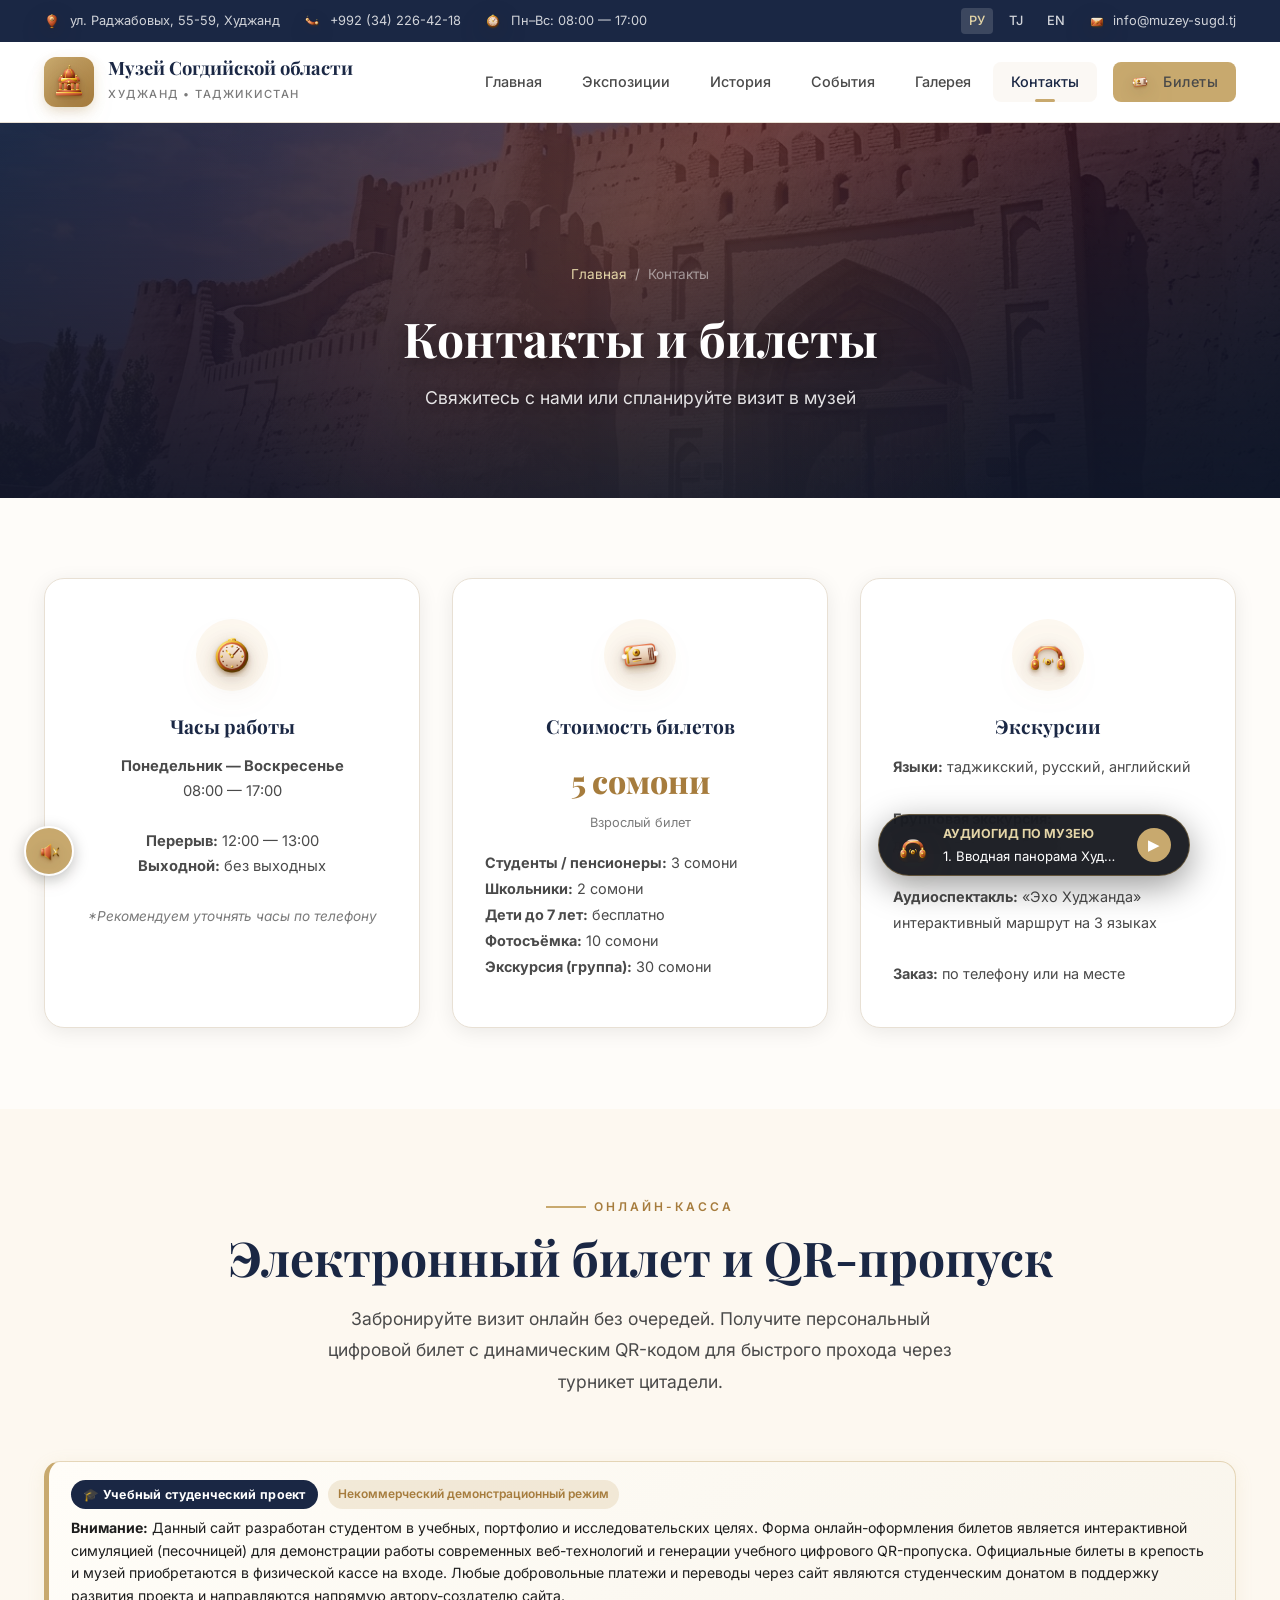
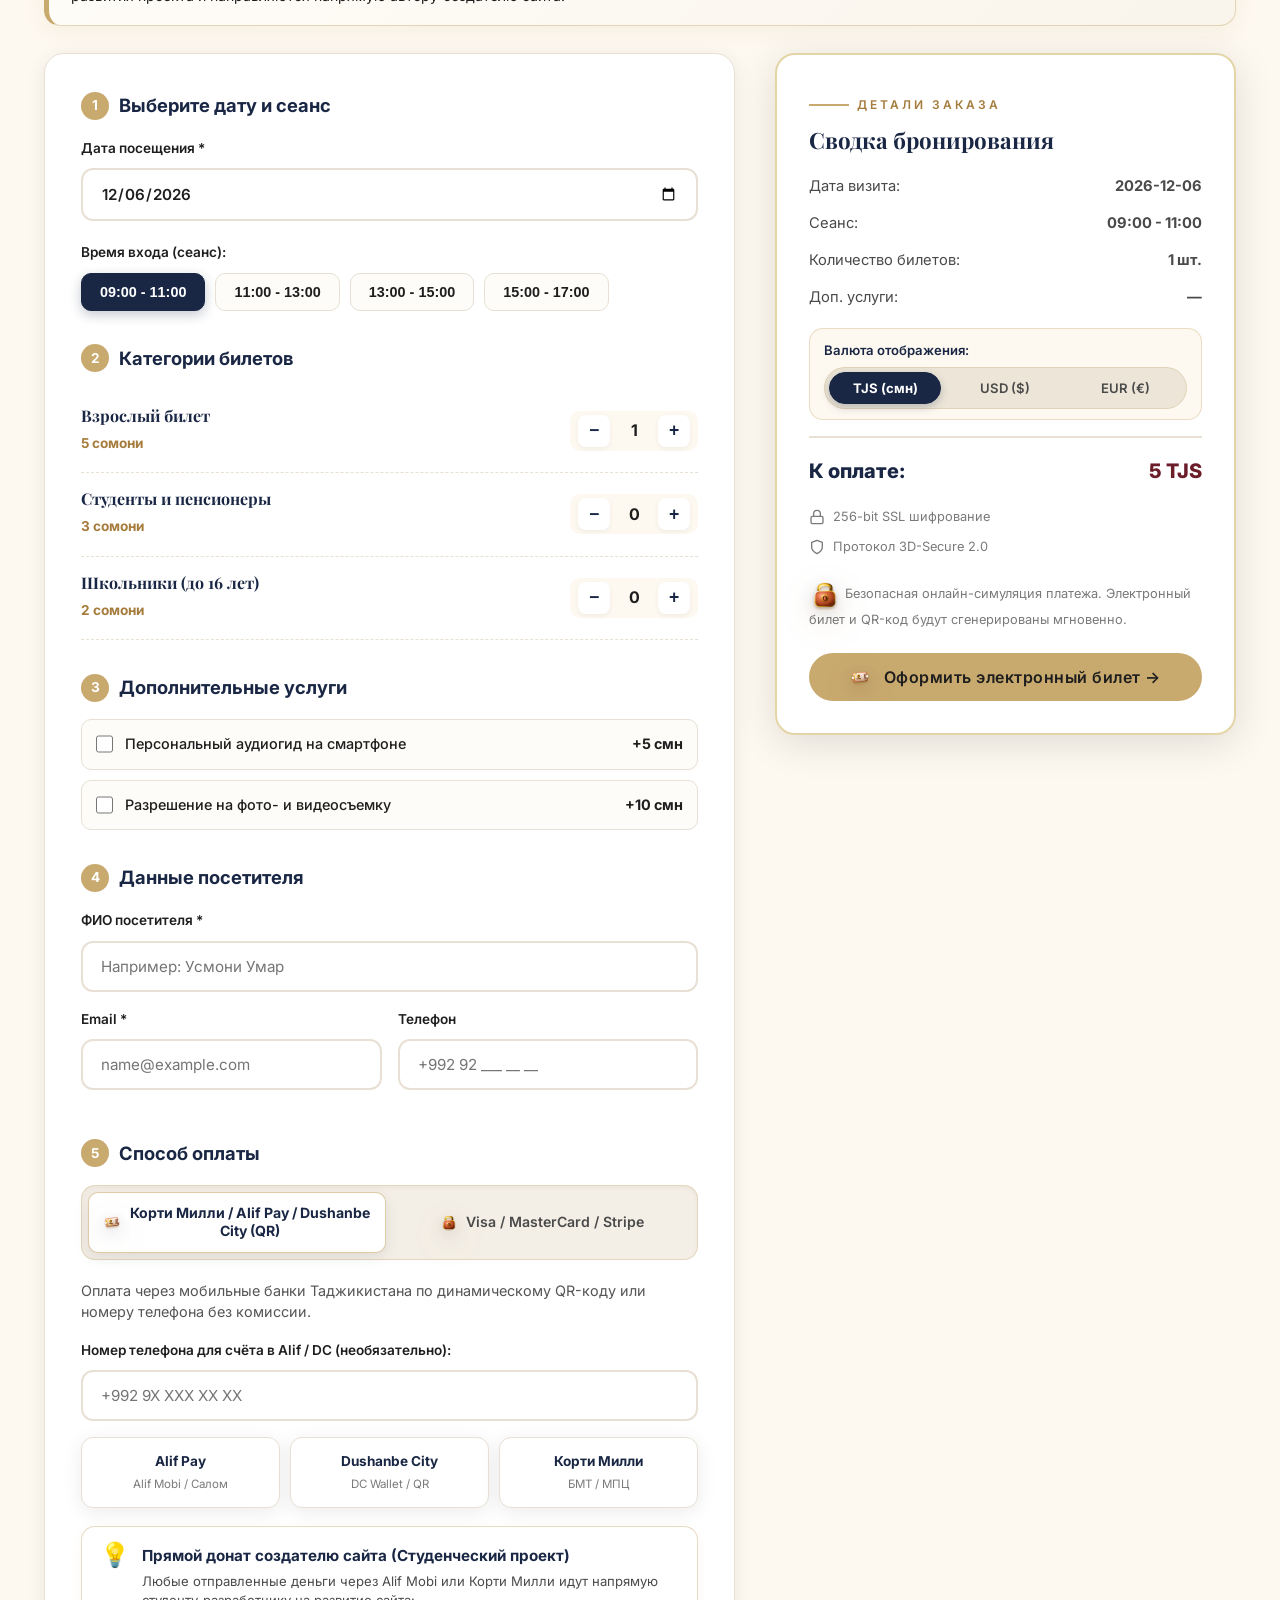
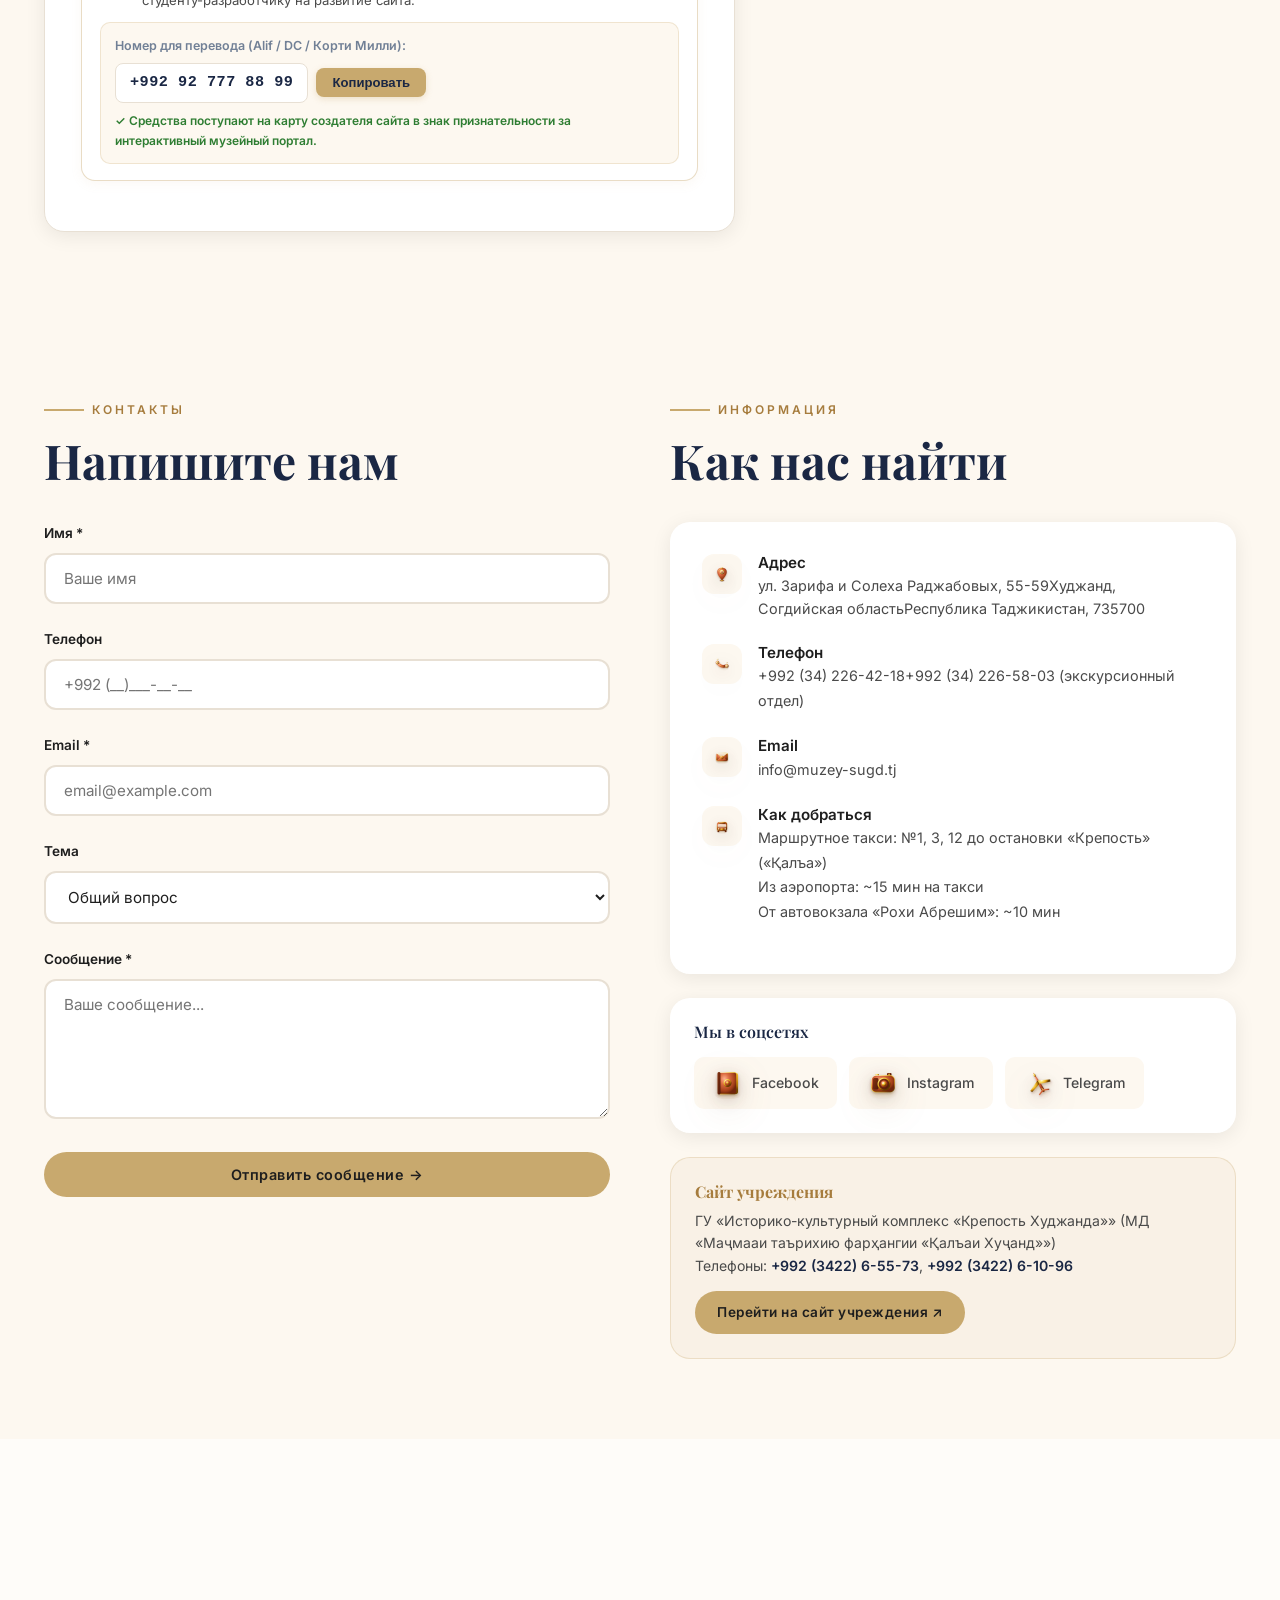
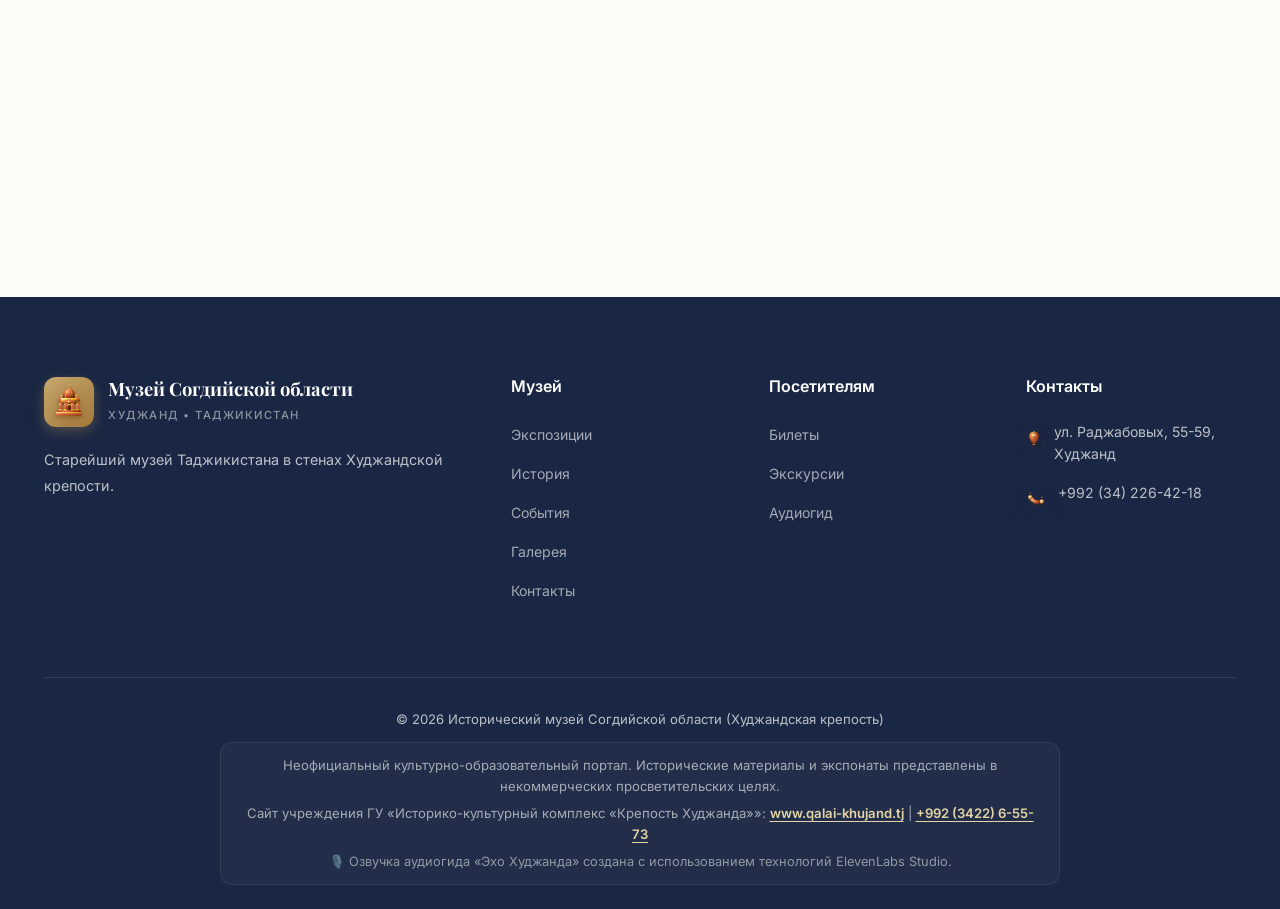
<file: pages/contacts.html>
<!DOCTYPE html>

<html lang="ru">
<head>
<meta charset="utf-8"/>
<meta content="width=device-width, initial-scale=1.0" name="viewport"/>
<title>Контакты, режим работы и билеты — Исторический музей в Худжанде</title>
<meta content="Адрес (ул. Раджабовых, 55-59), график работы (ежедневно 08:00–17:00), стоимость входных билетов от 5 сомони и онлайн-бронирование экскурсий в Исторический музей в Худжанде." name="description"/>
<meta name="keywords" content="Худжандский музей, Исторический музей Согдийской области, билеты музей Худжанд, крепость Худжанд режим работы, адрес музей Худжанд, Осорхонаи таърихии вилояти Сугд, Khujand museum tickets, Khujand fortress entrance"/>
<meta name="robots" content="index, follow, max-image-preview:large, max-snippet:-1, max-video-preview:-1"/>
<meta name="theme-color" content="#1A2744"/>
<meta name="google-site-verification" content="GSC_VERIFICATION_TOKEN_PLACEHOLDER"/>

<!-- Structured Data (JSON-LD) for Google Rich Snippets & Top Ranking -->
<script type="application/ld+json">
{
  "@context": "https://schema.org",
  "@graph": [
    {
      "@type": "Museum",
      "@id": "https://khujand-museum.com/#museum",
      "name": "Исторический музей Согдийской области",
      "alternateName": ["Осорхонаи таърихии вилояти Суғд", "Khujand Fortress Museum"],
      "url": "https://khujand-museum.com/",
      "telephone": "+992342264218",
      "email": "info@muzey-sugd.tj",
      "address": {
        "@type": "PostalAddress",
        "streetAddress": "ул. Раджабовых, 55-59",
        "addressLocality": "Худжанд",
        "addressRegion": "Согдийская область",
        "addressCountry": "TJ"
      },
      "geo": {
        "@type": "GeoCoordinates",
        "latitude": 40.2858,
        "longitude": 69.6206
      },
      "openingHoursSpecification": {
        "@type": "OpeningHoursSpecification",
        "dayOfWeek": ["Monday", "Tuesday", "Wednesday", "Thursday", "Friday", "Saturday", "Sunday"],
        "opens": "08:00",
        "closes": "17:00"
      },
      "priceRange": "2 TJS - 5 TJS"
    },
    {
      "@type": "ContactPage",
      "@id": "https://khujand-museum.com/pages/contacts.html#webpage",
      "url": "https://khujand-museum.com/pages/contacts.html",
      "name": "Контакты, режим работы и билеты — Исторический музей в Худжанде",
      "description": "Адрес, график работы (ежедневно 08:00–17:00), стоимость входных билетов от 5 сомони и онлайн-бронирование экскурсий в Исторический музей в Худжанде.",
      "about": {"@id": "https://khujand-museum.com/#museum"}
    },
    {
      "@type": "FAQPage",
      "mainEntity": [
        {
          "@type": "Question",
          "name": "Сколько стоят билеты в Исторический музей в Худжанде?",
          "acceptedAnswer": {
            "@type": "Answer",
            "text": "Стоимость входного билета: взрослый — 5 сомони, студенты и пенсионеры — 3 сомони, школьники до 16 лет — 2 сомони."
          }
        },
        {
          "@type": "Question",
          "name": "Какой график работы музея и крепости?",
          "acceptedAnswer": {
            "@type": "Answer",
            "text": "Исторический музей Согдийской области открыт ежедневно с понедельника по воскресенье с 08:00 до 17:00."
          }
        },
        {
          "@type": "Question",
          "name": "Где расположен музей?",
          "acceptedAnswer": {
            "@type": "Answer",
            "text": "Музей расположен в цитадели Худжандской крепости по адресу: Республика Таджикистан, г. Худжанд, ул. Раджабовых, 55-59."
          }
        }
      ]
    }
  ]
}
</script>

<!-- Canonical & Multilingual SEO -->
<link rel="canonical" href="https://khujand-museum.com/pages/contacts"/>
<link rel="alternate" hreflang="x-default" href="https://khujand-museum.com/pages/contacts.html"/>
<link rel="alternate" hreflang="ru" href="https://khujand-museum.com/pages/contacts.html"/>
<link rel="alternate" hreflang="tg" href="https://khujand-museum.com/pages/contacts.html"/>
<link rel="alternate" hreflang="en" href="https://khujand-museum.com/pages/contacts.html"/>

<!-- Open Graph / Facebook -->
<meta property="og:type" content="article"/>
<meta property="og:site_name" content="Исторический музей Согдийской области"/>
<meta property="og:title" content="Контакты и билеты — Музей в Худжанде"/>
<meta property="og:description" content="Адрес, режим работы и покупка билетов в Исторический музей Согдийской области."/>
<meta property="og:url" content="https://khujand-museum.com/pages/contacts"/>
<meta property="og:image" content="https://khujand-museum.com/images/fortress/museum-entrance-facade.webp"/>
<meta property="og:locale" content="ru_RU"/>

<!-- Twitter Card -->
<meta name="twitter:card" content="summary_large_image"/>
<meta name="twitter:title" content="Контакты и билеты — Музей в Худжанде"/>
<meta name="twitter:description" content="Адрес, режим работы и покупка билетов в Исторический музей Согдийской области."/>
<meta name="twitter:image" content="https://khujand-museum.com/images/fortress/museum-entrance-facade.webp"/>

<link href="../favicon.png" rel="icon" type="image/png"/>
<link href="../manifest.json" rel="manifest"/>
<link rel="preconnect" href="https://fonts.googleapis.com"/>
<link crossorigin="" href="https://fonts.gstatic.com" rel="preconnect"/>
<link as="style" href="https://fonts.googleapis.com/css2?family=Playfair+Display:ital,wght@0,400;0,600;0,700;0,800;1,400&amp;family=Inter:wght@300;400;500;600;700&amp;family=Noto+Serif:ital,wght@0,400;0,700;1,400&amp;display=swap" rel="preload"/>
<link href="https://fonts.googleapis.com/css2?family=Playfair+Display:ital,wght@0,400;0,600;0,700;0,800;1,400&amp;family=Inter:wght@300;400;500;600;700&amp;family=Noto+Serif:ital,wght@0,400;0,700;1,400&amp;display=swap" media="print" onload="this.media='all'" rel="stylesheet"/>
<noscript><link href="https://fonts.googleapis.com/css2?family=Playfair+Display:ital,wght@0,400;0,600;0,700;0,800;1,400&amp;family=Inter:wght@300;400;500;600;700&amp;family=Noto+Serif:ital,wght@0,400;0,700;1,400&amp;display=swap" rel="stylesheet"/></noscript>
<link href="../css/style.css?v=3.5" rel="stylesheet"/>
</head>
<body data-page="contacts">
<div id="preloader" style="display: none; opacity: 0; pointer-events: none; visibility: hidden;">
<div class="preloader-spinner"><img src="../images/icons/icon-museum-3d.webp" class="clay-icon-3d" alt="Музей" width="48" height="48"></div>
</div>
<!-- ===== TOP BAR ===== -->
<div class="top-bar">
<div class="container">
<div class="top-bar-left">
<span><img src="../images/icons/icon-pin-3d.webp" class="clay-icon-3d" alt="Адрес" width="16" height="16"> <span data-i18n="top.address">ул. Раджабовых, 55-59, Худжанд</span></span>
<span><img src="../images/icons/icon-phone-3d.webp" class="clay-icon-3d" alt="Телефон" width="16" height="16"> <a href="tel:+992342264218"><span data-i18n="top.phone">+992 (34) 226-42-18</span></a></span>
<span><img src="../images/icons/icon-clock-3d.webp" class="clay-icon-3d" alt="Режим работы" width="16" height="16"> <span data-i18n="top.hours">Пн–Вс: 08:00 — 17:00</span></span>
</div>
<div class="top-bar-right">
<div class="lang-switch">
<a class="active" data-lang="ru" href="#">РУ</a>
<a data-lang="tj" href="#">TJ</a>
<a data-lang="en" href="#">EN</a>
</div>
<a href="mailto:info@muzey-sugd.tj"><img src="../images/icons/icon-email-3d.webp" class="clay-icon-3d" alt="Email" width="16" height="16"> <span data-i18n="top.email">info@muzey-sugd.tj</span></a>
</div>
</div>
</div>
<!-- ===== HEADER ===== -->
<header class="header" id="header">
<div class="container">
<a class="logo" href="../index.html">
<div class="logo-icon"><img src="../images/icons/icon-museum-3d.webp" class="clay-icon-3d" alt="Музей" width="36" height="36"></div>
<div class="logo-text">
<h2 data-i18n="logo.title">Музей Согдийской области</h2>
<span data-i18n="logo.sub">Худжанд • Таджикистан</span>
</div>
</a>
<nav class="nav-links" id="navLinks">
<a data-i18n="nav.home" href="../index.html">Главная</a>
<a data-i18n="nav.expositions" href="expositions.html">Экспозиции</a>
<a data-i18n="nav.history" href="history.html">История</a>
<a data-i18n="nav.events" href="events.html">События</a>
<a data-i18n="nav.gallery" href="gallery.html">Галерея</a>
<a class="active" data-i18n="nav.contacts" href="contacts.html">Контакты</a>
<a class="btn btn-primary nav-ticket" href="#ticket-booking"><img src="../images/icons/icon-ticket-3d.webp" class="clay-icon-3d" alt="Билеты" width="18" height="18"> <span data-i18n="nav.tickets">Билеты</span></a>
</nav>
<button aria-label="Меню" class="hamburger" id="hamburger">
<span></span>
<span></span>
<span></span>
</button>
</div>
</header>
<a class="skip-link" href="#main-content">Перейти к содержимому</a>
<main id="main-content">
<!-- PAGE HERO -->
<section class="page-hero">
<div class="container">
<div class="breadcrumbs">
<a data-i18n="nav.home" href="../index.html">Главная</a>
<span>/</span>
<span data-i18n="nav.contacts">Контакты</span>
</div>
<h1 data-i18n="page.contacts_title">Контакты и билеты</h1>
<p data-i18n="page.contacts_sub">Свяжитесь с нами или спланируйте визит в музей</p>
</div>
</section>
<!-- VISIT INFO -->
<section class="visit" style="padding: 80px 0;">
<div class="container">
<div class="visit-grid" style="margin-top: 0;">
<div class="visit-card reveal">
<div class="visit-card-icon"><img src="../images/icons/icon-clock-3d.webp" class="clay-icon-3d" alt="Часы работы" width="40" height="40"></div>
<h3 data-i18n="contacts.hours_title">Часы работы</h3>
<p>
<strong data-i18n="common.days_mon_sun">Понедельник — Воскресенье</strong><br/>
          08:00 — 17:00<br/><br/>
<strong data-i18n="common.break_label">Перерыв:</strong> 12:00 — 13:00<br/>
<strong data-i18n="common.dayoff_label">Выходной:</strong> без выходных<br/><br/>
<em data-i18n="contacts.note_call" style="color: var(--text-light); font-size: 0.85rem;">*Рекомендуем уточнять часы по телефону</em>
</p>
</div>
<div class="visit-card reveal">
<div class="visit-card-icon"><img src="../images/icons/icon-ticket-3d.webp" class="clay-icon-3d" alt="Билеты" width="40" height="40"></div>
<h3 data-i18n="contacts.tickets_title">Стоимость билетов</h3>
<div class="price" data-i18n="common.price_5tjs">5 сомони</div>
<p class="price-note" data-i18n="common.adult_ticket">Взрослый билет</p>
<p style="margin-top: 16px; text-align: left; font-size: 0.9rem; line-height: 1.8;">
<strong data-i18n="contacts.label_students">Студенты / пенсионеры:</strong> 3 сомони<br/>
<strong data-i18n="contacts.label_pupils">Школьники:</strong> 2 сомони<br/>
<strong data-i18n="contacts.label_under7">Дети до 7 лет:</strong> бесплатно<br/>
<strong data-i18n="contacts.label_photo">Фотосъёмка:</strong> 10 сомони<br/>
<strong data-i18n="contacts.label_grouptour">Экскурсия (группа):</strong> 30 сомони
        </p>
</div>
<div class="visit-card reveal">
<div class="visit-card-icon"><img src="../images/icons/icon-audioguide-3d.webp" class="clay-icon-3d" alt="Экскурсии" width="40" height="40"></div>
<h3 data-i18n="contacts.tours_title">Экскурсии</h3>
<p style="text-align: left; font-size: 0.9rem; line-height: 1.8;">
<strong data-i18n="contacts.label_languages">Языки:</strong> таджикский, русский, английский<br/><br/>
<strong data-i18n="contacts.label_groupsize">Групповая экскурсия:</strong><br/>до 25 человек, ~60 мин<br/><br/>
<strong data-i18n="common.audioshow_label">Аудиоспектакль:</strong> «Эхо Худжанда»<br/>интерактивный маршрут на 3 языках<br/><br/>
<strong data-i18n="contacts.label_booking">Заказ:</strong> по телефону или на месте
        </p>
</div>
</div>
</div>
</section>

<!-- ===== ONLINE TICKET BOOKING & DYNAMIC QR GENERATOR ===== -->
<section class="ticket-booking-section" id="ticket-booking">
<div class="container">
  <div class="exhibitions-header reveal">
    <div class="section-label" data-i18n="ticket.booking_label">Онлайн-касса</div>
    <h2 class="section-title" data-i18n="ticket.booking_title">Электронный билет и QR-пропуск</h2>
    <p class="section-subtitle" data-i18n="ticket.booking_subtitle">
      Забронируйте визит онлайн без очередей. Получите персональный цифровой билет с динамическим QR-кодом для быстрого прохода через турникет цитадели.
    </p>
  </div>

  <!-- Студенческий дисклеймер (Educational / Non-commercial Demo) -->
  <div class="student-disclaimer-card reveal">
    <div class="disclaimer-header">
      <span class="disclaimer-tag">🎓 Учебный студенческий проект</span>
      <span class="disclaimer-subtag">Некоммерческий демонстрационный режим</span>
    </div>
    <p class="disclaimer-text">
      <strong>Внимание:</strong> Данный сайт разработан студентом в учебных, портфолио и исследовательских целях. 
      Форма онлайн-оформления билетов является интерактивной симуляцией (песочницей) для демонстрации работы современных веб-технологий и генерации учебного цифрового QR-пропуска. 
      Официальные билеты в крепость и музей приобретаются в физической кассе на входе. 
      Любые добровольные платежи и переводы через сайт являются студенческим донатом в поддержку развития проекта и направляются напрямую автору-создателю сайта.
    </p>
  </div>

  <div class="ticket-booking-grid">
    <div class="booking-card reveal-left">
      <form id="ticketBookingForm">
        <!-- Step 1: Date & Time -->
        <div class="booking-step-title">
          <span class="booking-step-num">1</span>
          <span data-i18n="ticket.step1_title">Выберите дату и сеанс</span>
        </div>
        <div class="form-group" style="margin-bottom: 20px;">
           <label for="ticketDateInput" data-i18n="ticket.date_label">Дата посещения *</label>
          <input type="date" id="ticketDateInput" required style="font-weight: 600;">
        </div>
        <label data-i18n="ticket.slot_label" style="display:block; font-size:0.85rem; font-weight:600; margin-bottom:8px;">Время входа (сеанс):</label>
        <div class="slot-chips" id="timeSlotChips">
<button type="button" class="slot-chip active" aria-pressed="true" data-slot="09:00 - 11:00">09:00 - 11:00</button>
<button type="button" class="slot-chip" aria-pressed="false" data-slot="11:00 - 13:00">11:00 - 13:00</button>
<button type="button" class="slot-chip" aria-pressed="false" data-slot="13:00 - 15:00">13:00 - 15:00</button>
<button type="button" class="slot-chip" aria-pressed="false" data-slot="15:00 - 17:00">15:00 - 17:00</button>
        </div>

        <!-- Step 2: Tickets Count -->
        <div class="booking-step-title" style="margin-top: 32px;">
          <span class="booking-step-num">2</span>
          <span data-i18n="ticket.step2_title">Категории билетов</span>
        </div>
        <div class="ticket-category-item">
          <div class="ticket-cat-info">
            <h4 data-i18n="ticket.cat_adult">Взрослый билет</h4>
            <span data-i18n="common.price_5tjs">5 сомони</span>
          </div>
          <div class="counter-box">
             <button type="button" class="counter-btn" aria-label="Уменьшить число взрослых билетов" data-type="adult" data-op="dec">−</button>
            <span class="counter-val" id="countAdult">1</span>
             <button type="button" class="counter-btn" aria-label="Увеличить число взрослых билетов" data-type="adult" data-op="inc">+</button>
          </div>
        </div>

        <div class="ticket-category-item">
          <div class="ticket-cat-info">
            <h4 data-i18n="ticket.cat_student">Студенты и пенсионеры</h4>
            <span>3 сомони</span>
          </div>
          <div class="counter-box">
             <button type="button" class="counter-btn" aria-label="Уменьшить число студенческих билетов" data-type="student" data-op="dec">−</button>
            <span class="counter-val" id="countStudent">0</span>
             <button type="button" class="counter-btn" aria-label="Увеличить число студенческих билетов" data-type="student" data-op="inc">+</button>
          </div>
        </div>

        <div class="ticket-category-item">
          <div class="ticket-cat-info">
            <h4 data-i18n="ticket.cat_child">Школьники (до 16 лет)</h4>
            <span>2 сомони</span>
          </div>
          <div class="counter-box">
             <button type="button" class="counter-btn" aria-label="Уменьшить число детских билетов" data-type="child" data-op="dec">−</button>
            <span class="counter-val" id="countChild">0</span>
             <button type="button" class="counter-btn" aria-label="Увеличить число детских билетов" data-type="child" data-op="inc">+</button>
          </div>
        </div>

        <!-- Step 3: Add-ons -->
        <div class="booking-step-title" style="margin-top: 32px;">
          <span class="booking-step-num">3</span>
          <span data-i18n="ticket.step3_title">Дополнительные услуги</span>
        </div>
        <label class="addon-item">
          <input type="checkbox" id="addonAudio">
          <span class="addon-label">
            <span data-i18n="ticket.addon_audio">Персональный аудиогид на смартфоне</span>
            <strong>+5 смн</strong>
          </span>
        </label>
        <label class="addon-item">
          <input type="checkbox" id="addonPhoto">
          <span class="addon-label">
            <span data-i18n="ticket.addon_photo">Разрешение на фото- и видеосъемку</span>
            <strong>+10 смн</strong>
          </span>
        </label>

        <!-- Step 4: Contact info -->
        <div class="booking-step-title" style="margin-top: 32px;">
          <span class="booking-step-num">4</span>
          <span data-i18n="ticket.step4_title">Данные посетителя</span>
        </div>
        <div class="form-group" style="margin-bottom: 16px;">
           <label for="ticketBuyerName" data-i18n="ticket.name_label">ФИО посетителя *</label>
          <input type="text" id="ticketBuyerName" required placeholder="Например: Усмони Умар">
        </div>
        <div style="display: grid; grid-template-columns: 1fr 1fr; gap: 16px;">
          <div class="form-group" style="margin-bottom: 16px;">
             <label for="ticketBuyerEmail">Email *</label>
            <input type="email" id="ticketBuyerEmail" required placeholder="name@example.com">
          </div>
          <div class="form-group" style="margin-bottom: 16px;">
             <label for="ticketBuyerPhone" data-i18n="contacts.form_phone">Телефон *</label>
            <input type="tel" id="ticketBuyerPhone" required placeholder="+992 92 ___ __ __">
          </div>
        </div>
        <!-- Step 5: Payment Method -->
        <div class="booking-step-title" style="margin-top: 32px;">
          <span class="booking-step-num">5</span>
          <span data-i18n="ticket.step5_title">Способ оплаты</span>
        </div>

        <div class="payment-tabs-wrapper">
          <div class="payment-tabs" role="tablist" aria-label="Способ оплаты">
            <button type="button" class="payment-tab active" role="tab" id="tabLocalPayment" data-tab="local" aria-selected="true" aria-controls="localPaymentPanel">
              <img src="../images/icons/icon-ticket-3d.webp" class="clay-icon-3d" alt="Локальные платежи" width="20" height="20">
              <span data-i18n="payment.tab_local">Корти Милли / Alif Pay / Dushanbe City (QR)</span>
            </button>
            <button type="button" class="payment-tab" role="tab" id="tabCardPayment" data-tab="card" aria-selected="false" aria-controls="cardPaymentPanel">
              <img src="../images/icons/icon-lock-3d.webp" class="clay-icon-3d" alt="Международные карты" width="20" height="20">
              <span data-i18n="payment.tab_intl">Visa / MasterCard / Stripe</span>
            </button>
          </div>
        </div>

        <!-- Panel 1: Local Tajikistan Payments -->
        <div class="payment-panel local-panel active" id="localPaymentPanel" role="tabpanel" aria-labelledby="tabLocalPayment">
          <div class="local-payment-desc" style="margin: 16px 0; font-size: 0.9rem; color: var(--text-muted, #555); line-height: 1.5;">
            <p data-i18n="payment.local_desc">Оплата через мобильные банки Таджикистана по динамическому QR-коду или номеру телефона без комиссии.</p>
          </div>
          <div class="form-group" style="margin-bottom: 16px;">
            <label for="localPayPhone" data-i18n="payment.local_phone_label">Номер телефона для счёта в Alif / DC (необязательно):</label>
            <input type="tel" id="localPayPhone" placeholder="+992 9X XXX XX XX">
          </div>
          <div class="local-gateways-info">
            <div class="local-badge-item">
              <span class="badge-title">Alif Pay</span>
              <span class="badge-sub">Alif Mobi / Салом</span>
            </div>
            <div class="local-badge-item">
              <span class="badge-title">Dushanbe City</span>
              <span class="badge-sub">DC Wallet / QR</span>
            </div>
            <div class="local-badge-item">
              <span class="badge-title">Корти Милли</span>
              <span class="badge-sub">БМТ / МПЦ</span>
            </div>
          </div>

          <!-- Прямой донат автору-создателю сайта -->
          <div class="author-support-box">
            <div class="author-support-header">
              <span class="support-icon">💡</span>
              <div>
                <strong>Прямой донат создателю сайта (Студенческий проект)</strong>
                <p>Любые отправленные деньги через Alif Mobi или Корти Милли идут напрямую студенту-разработчику на развитие сайта:</p>
              </div>
            </div>
            <div class="author-support-details">
              <div class="support-detail-item">
                <span class="support-detail-label">Номер для перевода (Alif / DC / Корти Милли):</span>
                <div class="copy-field">
                  <code id="authorPhoneCode">+992 92 777 88 99</code>
                  <button type="button" class="btn-copy-support" id="btnCopyAuthorPhone" aria-label="Скопировать номер телефона">Копировать</button>
                </div>
              </div>
              <div class="support-note">
                ✓ Средства поступают на карту создателя сайта в знак признательности за интерактивный музейный портал.
              </div>
            </div>
          </div>
        </div>

        <!-- Panel 2: International Card Payments -->
        <div class="payment-panel card-panel" id="cardPaymentPanel" role="tabpanel" aria-labelledby="tabCardPayment" style="display: none;">
          <div class="sandbox-quickfill-strip">
            <span class="sandbox-label" data-i18n="payment.sandbox_test_cards">Тестовые карты Sandbox:</span>
            <div class="sandbox-chips">
              <button type="button" class="sandbox-chip" id="chipVisa" data-card-fill="4242424242424242" data-exp-fill="12/28" data-cvc-fill="123" title="Visa Success">4242... Visa</button>
              <button type="button" class="sandbox-chip" id="chipKortiMilli" data-card-fill="9771000000001234" data-exp-fill="12/28" data-cvc-fill="123" title="Korti Milli Success">9771... Корти Милли</button>
              <button type="button" class="sandbox-chip chip-decline" id="chipDecline" data-card-fill="4000000000000002" data-exp-fill="12/28" data-cvc-fill="123" title="Simulate Decline">4000...0002 Отказ</button>
            </div>
          </div>

          <div class="form-group" style="margin-bottom: 16px;">
            <label for="cardNumber" data-i18n="payment.card_number">Номер банковской карты *</label>
            <div class="card-input-wrapper">
              <input type="text" id="cardNumber" name="cardNumber" inputmode="numeric" maxlength="19" autocomplete="cc-number" placeholder="4242 4242 4242 4242">
              <span class="card-brand-indicator" id="cardBrandIndicator"></span>
            </div>
            <span class="card-field-error" id="cardNumberError" style="display: none; color: #d32f2f; font-size: 0.8rem; margin-top: 4px;"></span>
          </div>

          <div class="form-group" style="margin-bottom: 16px;">
            <label for="cardHolder" data-i18n="payment.card_holder">Имя держателя карты *</label>
            <input type="text" id="cardHolder" name="cardHolder" autocomplete="cc-name" placeholder="IVAN IVANOV" style="text-transform: uppercase;">
          </div>

          <div class="card-row-split" style="display: grid; grid-template-columns: 1fr 1fr; gap: 16px;">
            <div class="form-group" style="margin-bottom: 16px;">
              <label for="cardExpiry" data-i18n="payment.card_expiry">Срок действия (ММ/ГГ) *</label>
              <input type="text" id="cardExpiry" name="cardExpiry" inputmode="numeric" maxlength="5" autocomplete="cc-exp" placeholder="MM/YY">
              <span class="card-field-error" id="cardExpiryError" style="display: none; color: #d32f2f; font-size: 0.8rem; margin-top: 4px;"></span>
            </div>
            <div class="form-group" style="margin-bottom: 16px;">
              <label for="cardCvc" data-i18n="payment.card_cvc">CVC / CVV *</label>
              <input type="password" id="cardCvc" name="cardCvc" inputmode="numeric" maxlength="4" autocomplete="cc-csc" placeholder="123">
              <span class="card-field-error" id="cardCvcError" style="display: none; color: #d32f2f; font-size: 0.8rem; margin-top: 4px;"></span>
            </div>
          </div>
        </div>

        <div class="checkout-form-alert" id="checkoutFormError" style="display: none; margin-top: 16px; padding: 12px 16px; border-radius: 8px; background: #ffebee; color: #c62828; font-size: 0.9rem;" role="alert"></div>
      </form>
    </div>

    <!-- Summary Box -->
    <div class="booking-summary-card reveal-right">
      <div class="section-label" data-i18n="ticket.summary_badge">Детали заказа</div>
      <h3 style="font-size: 1.4rem; margin-bottom: 20px; color: var(--deep-blue);" data-i18n="ticket.summary_title">Сводка бронирования</h3>
      
      <div class="summary-row">
        <span data-i18n="ticket.summary_date">Дата визита:</span>
        <strong id="sumDate">Сегодня</strong>
      </div>
      <div class="summary-row">
        <span data-i18n="ticket.summary_slot">Сеанс:</span>
        <strong id="sumSlot">09:00 - 11:00</strong>
      </div>
      <div class="summary-row">
        <span data-i18n="ticket.summary_tickets">Количество билетов:</span>
        <strong id="sumCount">1 шт.</strong>
      </div>
      <div class="summary-row">
        <span data-i18n="ticket.summary_addons">Доп. услуги:</span>
        <strong id="sumAddons">—</strong>
      </div>

            <!-- Dynamic Currency Switcher -->
      <div class="currency-converter-box" style="margin: 18px 0 14px;">
        <label class="currency-label" style="display: block; font-size: 0.82rem; font-weight: 600; margin-bottom: 6px; color: var(--deep-blue);" data-i18n="payment.currency_toggle">Валюта отображения:</label>
        <div class="currency-toggle-group" role="radiogroup" aria-label="Валюта отображения">
          <button type="button" class="currency-btn active" data-curr="TJS" data-currency="TJS" data-currency-lower="tjs" aria-checked="true" role="radio">TJS (смн)</button>
          <button type="button" class="currency-btn" data-curr="USD" data-currency="USD" data-currency-lower="usd" aria-checked="false" role="radio">USD ($)</button>
          <button type="button" class="currency-btn" data-curr="EUR" data-currency="EUR" data-currency-lower="eur" aria-checked="false" role="radio">EUR (€)</button>
        </div>
      </div>

      <div class="summary-total">
        <span data-i18n="ticket.summary_total">К оплате:</span>
        <span class="total-amount" id="sumTotalAmount">5 TJS</span>
      </div>
      <div class="currency-equiv-row" id="currencyEquivRow" style="display: none; font-size: 0.85rem; color: var(--gold-dark); margin-top: 4px; text-align: right;">
        <span id="sumTotalEquiv"></span>
      </div>

      <div class="checkout-security-strip" style="margin: 18px 0 12px; display: flex; flex-direction: column; gap: 8px;">
        <div class="sec-badge" style="display: flex; align-items: center; gap: 8px; font-size: 0.8rem; color: var(--text-light);">
          <svg width="16" height="16" viewBox="0 0 24 24" fill="none" stroke="currentColor" stroke-width="2" stroke-linecap="round" stroke-linejoin="round" aria-hidden="true"><rect x="3" y="11" width="18" height="11" rx="2" ry="2"></rect><path d="M7 11V7a5 5 0 0 1 10 0v4"></path></svg>
          <span data-i18n="payment.ssl_secure">256-bit SSL шифрование</span>
        </div>
        <div class="sec-badge" style="display: flex; align-items: center; gap: 8px; font-size: 0.8rem; color: var(--text-light);">
          <svg width="16" height="16" viewBox="0 0 24 24" fill="none" stroke="currentColor" stroke-width="2" stroke-linecap="round" stroke-linejoin="round" aria-hidden="true"><path d="M12 22s8-4 8-10V5l-8-3-8 3v7c0 6 8 10 8 10z"></path></svg>
          <span data-i18n="payment.three_d_secure">3D-Secure 2.0</span>
        </div>
      </div>


      <p style="font-size: 0.8rem; color: var(--text-light); margin: 20px 0 24px; line-height: 1.5;">
        <img src="../images/icons/icon-lock-3d.webp" class="clay-icon-3d" alt="Безопасность" width="16" height="16"> <span data-i18n="ticket.security_note">Безопасная онлайн-симуляция платежа. Электронный билет и QR-код будут сгенерированы мгновенно.</span>
      </p>

      <button type="submit" form="ticketBookingForm" class="btn btn-primary" style="width: 100%; justify-content: center; font-size: 1rem;">
        <img src="../images/icons/icon-ticket-3d.webp" class="clay-icon-3d" alt="Билет" width="20" height="20"> <span data-i18n="ticket.btn_checkout">Оформить электронный билет →</span>
      </button>
    </div>
  </div>
</div>
</section>

<!-- CONTACT FORM + INFO -->
<section class="contact-section" style="background: var(--cream); padding: 80px 0;">
<div class="container">
<div class="contact-grid">
<div class="reveal-left">
<div class="section-label" data-i18n="contacts.label">Обратная связь</div>
<h2 class="section-title" data-i18n="contacts.write_us" style="margin-bottom: 32px;">Напишите нам</h2>
<form>
<div class="form-group">
<label for="contactName" data-i18n="contacts.form_name">Имя *</label>
<input id="contactName" placeholder="Ваше имя" required="" type="text"/>
</div>
<div class="form-group">
<label for="contactPhone" data-i18n="contacts.form_phone">Телефон</label>
<input id="contactPhone" placeholder="+992 (__)___-__-__" type="tel"/>
</div>
<div class="form-group">
<label for="contactEmail" data-i18n="contacts.form_email">Email *</label>
<input id="contactEmail" placeholder="email@example.com" required="" type="email"/>
</div>
<div class="form-group">
<label for="contactSubject" data-i18n="contacts.form_subject">Тема</label>
<select id="contactSubject">
<option data-i18n="contacts.opt_general">Общий вопрос</option>
<option data-i18n="contacts.opt_tour">Заказ экскурсии</option>
<option data-i18n="contacts.opt_school">Школьная группа</option>
<option data-i18n="contacts.opt_coop">Сотрудничество</option>
<option data-i18n="contacts.opt_media">Пресса и СМИ</option>
<option data-i18n="contacts.opt_other">Другое</option>
</select>
</div>
<div class="form-group">
<label for="contactMessage" data-i18n="contacts.form_message">Сообщение *</label>
<textarea id="contactMessage" placeholder="Ваше сообщение..." required=""></textarea>
</div>
<button class="btn btn-primary" data-i18n="contacts.send_btn_arrow" style="width: 100%; justify-content: center;" type="submit">Отправить сообщение →</button>
</form>
</div>
<div class="reveal-right">
<div class="section-label" data-i18n="contacts.info_label">Информация</div>
<h2 class="section-title" data-i18n="contacts.find_us_title" style="margin-bottom: 32px;">Как нас найти</h2>
<div style="background: #fff; border-radius: var(--radius-lg); padding: 32px; box-shadow: var(--shadow-soft); margin-bottom: 24px;">
<div class="map-overlay-item" style="display: flex; gap: 16px; align-items: flex-start;">
<div class="icon" style="background: var(--cream); padding: 12px; border-radius: 12px; display: flex; align-items: center; justify-content: center;"><img src="../images/icons/icon-pin-3d.webp" class="clay-icon-3d" alt="Адрес" width="28" height="28"></div>
<div>
<h4 data-i18n="contacts.address_hdr" style="font-size: 0.95rem; font-weight: 600;">Адрес</h4>
<p data-i18n="contacts.address_full" style="font-size: 0.9rem; color: var(--text-medium); line-height: 1.6;">ул. Зарифа и Солеха Раджабовых, 55-59<br/>Худжанд, Согдийская область<br/>Республика Таджикистан, 735700</p>
</div>
</div>
<div class="map-overlay-item" style="display: flex; gap: 16px; align-items: flex-start; margin-top: 24px;">
<div class="icon" style="background: var(--cream); padding: 12px; border-radius: 12px; display: flex; align-items: center; justify-content: center;"><img src="../images/icons/icon-phone-3d.webp" class="clay-icon-3d" alt="Телефон" width="28" height="28"></div>
<div>
<h4 data-i18n="contacts.phone_hdr" style="font-size: 0.95rem; font-weight: 600;">Телефон</h4>
<p data-i18n="contacts.phone_full" style="font-size: 0.9rem; color: var(--text-medium);">+992 (34) 226-42-18<br/>+992 (34) 226-58-03 (экскурсионный отдел)</p>
</div>
</div>
<div class="map-overlay-item" style="display: flex; gap: 16px; align-items: flex-start; margin-top: 24px;">
<div class="icon" style="background: var(--cream); padding: 12px; border-radius: 12px; display: flex; align-items: center; justify-content: center;"><img src="../images/icons/icon-email-3d.webp" class="clay-icon-3d" alt="Email" width="28" height="28"></div>
<div>
<h4 style="font-size: 0.95rem; font-weight: 600;">Email</h4>
<p style="font-size: 0.9rem; color: var(--text-medium);">info@muzey-sugd.tj</p>
</div>
</div>
<div class="map-overlay-item" style="display: flex; gap: 16px; align-items: flex-start; margin-top: 24px;">
<div class="icon" style="background: var(--cream); padding: 12px; border-radius: 12px; display: flex; align-items: center; justify-content: center;"><img src="../images/icons/icon-bus-3d.webp" class="clay-icon-3d" alt="Транспорт" width="28" height="28"></div>
<div>
<h4 data-i18n="contacts.transport_hdr" style="font-size: 0.95rem; font-weight: 600;">Как добраться</h4>
<p data-i18n="contacts.transport_full" style="font-size: 0.9rem; color: var(--text-medium);">
                Маршрутное такси: №1, 3, 12 до остановки «Крепость» («Қалъа»)<br/>
                Из аэропорта: ~15 мин на такси<br/>
                С ж/д вокзала: ~10 мин на такси
              </p>
</div>
</div>
</div>
<div style="background: #fff; border-radius: var(--radius-lg); padding: 24px; box-shadow: var(--shadow-soft);">
<h4 data-i18n="contacts.social_hdr" style="font-size: 1rem; font-weight: 600; margin-bottom: 16px; color: var(--deep-blue);">Мы в соцсетях</h4>
<div style="display: flex; gap: 12px; flex-wrap: wrap;">
<a href="#" style="display: flex; align-items: center; gap: 8px; padding: 10px 18px; background: var(--cream); border-radius: 10px; font-size: 0.88rem; font-weight: 500; color: var(--text-medium);"><img src="../images/icons/icon-book-3d.webp" class="clay-icon-3d" alt="Facebook" width="20" height="20"> <span>Facebook</span></a>
<a href="#" style="display: flex; align-items: center; gap: 8px; padding: 10px 18px; background: var(--cream); border-radius: 10px; font-size: 0.88rem; font-weight: 500; color: var(--text-medium);"><img src="../images/icons/icon-camera-3d.webp" class="clay-icon-3d" alt="Instagram" width="20" height="20"> <span>Instagram</span></a>
<a href="#" style="display: flex; align-items: center; gap: 8px; padding: 10px 18px; background: var(--cream); border-radius: 10px; font-size: 0.88rem; font-weight: 500; color: var(--text-medium);"><img src="../images/icons/icon-plane-3d.webp" class="clay-icon-3d" alt="Telegram" width="20" height="20"> <span>Telegram</span></a>
</div>
</div>
<div style="background: rgba(200, 169, 110, 0.08); border: 1px solid rgba(200, 169, 110, 0.28); border-radius: var(--radius-lg); padding: 24px; margin-top: 24px;">
<h4 style="font-size: 1rem; font-weight: 700; color: var(--gold-dark); margin-bottom: 8px;">Сайт учреждения</h4>
<p style="font-size: 0.88rem; color: var(--text-medium); line-height: 1.6; margin-bottom: 14px;">
  ГУ «Историко-культурный комплекс «Крепость Худжанда»» (МД «Маҷмааи таърихию фарҳангии «Қалъаи Хуҷанд»»)<br/>
  Телефоны: <a href="tel:+992342265573" style="color: var(--deep-blue); font-weight: 600;">+992 (3422) 6-55-73</a>, <a href="tel:+992342261096" style="color: var(--deep-blue); font-weight: 600;">+992 (3422) 6-10-96</a>
</p>
<a href="http://www.qalai-khujand.tj/" target="_blank" rel="noopener noreferrer" class="btn btn-primary" style="padding: 10px 22px; font-size: 0.85rem;">Перейти на сайт учреждения ↗</a>
</div>
</div>
</div>
</div>
</section>
<!-- MAP -->
<section class="map-section">
<iframe allowfullscreen="" loading="lazy" src="https://www.google.com/maps/embed?pb=!1m18!1m12!1m3!1d3056.5!2d69.6189!3d40.2826!2m3!1f0!2f0!3f0!3m2!1i1024!2i768!4f13.1!3m3!1m2!1s0x0%3A0x0!2zNDDCsDE2JzU3LjQiTiA2OcKwMzcnMDguMCJF!5e0!3m2!1sru!2s!4v1" style="width: 100%; height: 450px; border: 0;" title="Карта музея"></iframe>
</section>
<!-- ===== FOOTER ===== -->
</main>
<footer class="footer">
<div class="container">
<div class="footer-grid">
<div class="footer-about">
<a class="logo" href="../index.html">
<div class="logo-icon"><img src="../images/icons/icon-museum-3d.webp" class="clay-icon-3d" alt="Музей" width="36" height="36"></div>
<div class="logo-text">
<h2 data-i18n="logo.title">Музей Согдийской области</h2>
<span data-i18n="logo.sub">Худжанд • Таджикистан</span>
</div>
</a>
<p data-i18n="footer.desc">Старейший музей Таджикистана в стенах Худжандской крепости.</p>
</div>
<div>
<h4 data-i18n="footer.museum">Музей</h4>
<ul class="footer-links">
<li><a data-i18n="nav.expositions" href="expositions.html">Экспозиции</a></li>
<li><a data-i18n="nav.history" href="history.html">История</a></li>
<li><a data-i18n="nav.events" href="events.html">События</a></li>
<li><a data-i18n="nav.gallery" href="gallery.html">Галерея</a></li>
<li><a data-i18n="nav.contacts" href="contacts.html">Контакты</a></li>
</ul>
</div>
<div>
<h4 data-i18n="footer.visitors">Посетителям</h4>
<ul class="footer-links">
<li><a data-i18n="nav.tickets" href="#ticket-booking">Билеты онлайн</a></li>
<li><a data-i18n="common.tours_heading" href="contacts.html">Экскурсии</a></li>
<li><a data-i18n="common.audioguide_btn" href="contacts.html">Аудиогид</a></li>
</ul>
</div>
<div>
<h4 data-i18n="footer.contacts">Контакты</h4>
<div class="footer-contact-item"><div class="icon"><img src="../images/icons/icon-pin-3d.webp" class="clay-icon-3d" alt="Адрес" width="18" height="18"></div><p data-i18n="top.address">ул. Раджабовых, 55-59, Худжанд</p></div>
<div class="footer-contact-item"><div class="icon"><img src="../images/icons/icon-phone-3d.webp" class="clay-icon-3d" alt="Телефон" width="18" height="18"></div><p>+992 (34) 226-42-18</p></div>
</div>
</div>
<div class="footer-bottom">
<p data-i18n="footer.copyright">© 2026 Исторический музей Согдийской области (Худжандская крепость)</p>
<div class="footer-disclaimer-box">
  <p><span data-i18n="footer.disclaimer">Неофициальный культурно-образовательный портал. Исторические материалы и экспонаты представлены в некоммерческих просветительских целях.</span></p>
  <p><span data-i18n="footer.official_entity">Официальный сайт ГУ «Историко-культурный комплекс «Крепость Худжанда»»:</span> <a href="http://www.qalai-khujand.tj/" target="_blank" rel="noopener noreferrer" class="footer-official-link">www.qalai-khujand.tj</a> | <a href="tel:+992342265573" class="footer-official-link">+992 (3422) 6-55-73</a></p>
  <p><span style="font-size:0.8rem; opacity:0.85;">🎙️ Озвучка аудиогида «Эхо Худжанда» создана с использованием технологий ElevenLabs Studio.</span></p>
</div>
</div>
</div>
</footer>
<button aria-label="Наверх" class="back-to-top" id="backToTop">↑</button>
<button aria-label="Включить фоновую музыку" id="audioToggle" title="Фоновая музыка">
<span id="audioIcon"><img src="../images/icons/icon-audio-off-3d.webp" class="clay-icon-3d" alt="Звук" width="22" height="22"></span>
</button>
<audio id="bgMusic" loop="" preload="none">
<source src="../audio/ambient.mp3" type="audio/mpeg"/>
<source src="https://cdn.pixabay.com/download/audio/2022/01/18/audio_d0a13f69d2.mp3?filename=ambient-piano-amp-strings-10711.mp3" type="audio/mpeg"/>
</audio>

<!-- ===== TICKET PASS MODAL (VINTAGE DIGITAL PASS) ===== -->
<div class="ticket-modal-backdrop" id="ticketModal">
  <div class="ticket-pass">
    <div class="ticket-pass-header">
      <button class="ticket-pass-close" id="closeTicketModal" aria-label="Закрыть">✕</button>
      <div style="font-size: 1.6rem; margin-bottom: 4px;"><img src="../images/icons/icon-museum-3d.webp" class="clay-icon-3d" alt="Музей" width="36" height="36"></div>
      <h3 data-i18n="modal.pass_title">ЭЛЕКТРОННЫЙ ПРОПУСК В МУЗЕЙ</h3>
      <p data-i18n="modal.pass_sub">Исторический музей Согдийской области • Худжанд</p>
      <div class="ticket-pass-type-badge">УЧЕБНЫЙ ДЕМО-ОБРАЗЕЦ</div>
    </div>
    <div class="ticket-pass-body">
      <div class="ticket-meta-grid">
        <div class="ticket-meta-item">
          <label data-i18n="modal.holder">Посетитель</label>
          <span id="passBuyer">Усмони Умар</span>
        </div>
        <div class="ticket-meta-item">
          <label data-i18n="modal.date_slot">Дата и сеанс</label>
          <span id="passDateSlot">12.10.2026 • 09:00</span>
        </div>
        <div class="ticket-meta-item">
          <label data-i18n="modal.visitors">Категория</label>
          <span id="passCategories">Взрослый (1 шт.)</span>
        </div>
        <div class="ticket-meta-item">
          <label data-i18n="modal.total_paid">Статус / Оплата</label>
          <div class="ticket-status-pill status-paid" id="ticketStatusPill">
            <span class="status-pulse-dot"></span>
            <span style="color: #2e7d32; font-weight: 700;" id="passStatus">ОПЛАЧЕНО (ДЕМО) • 5 TJS</span>
          </div>
        </div>
      </div>

      <div class="ticket-qr-center">
        <canvas id="ticketQrCanvas" width="135" height="135"></canvas>
        <div class="ticket-code-id" id="passCodeId">KS-2026-7842</div>
        <div class="ticket-crypto-sig" id="passSignature" style="font-family: monospace; font-size: 0.72rem; color: var(--text-light); margin-top: 2px;">SIG: 8E4D-2C1A-09F7-B3E5</div>
        <span style="font-size: 0.75rem; color: var(--text-light); margin-top: 4px;" data-i18n="modal.qr_instruction">Поднесите QR-код к сканеру на турникете крепости</span>
      </div>

      <div class="ticket-pass-actions">
        <button type="button" class="btn btn-outline" id="printTicketBtn"><img src="../images/icons/icon-print-3d.webp" class="clay-icon-3d" alt="Печать" width="16" height="16"> <span data-i18n="modal.btn_print">Печать</span></button>
        <button type="button" class="btn btn-outline" id="downloadTicketPdfBtn"><svg width="16" height="16" viewBox="0 0 24 24" fill="none" stroke="currentColor" stroke-width="2" stroke-linecap="round" stroke-linejoin="round" aria-hidden="true"><path d="M14 2H6a2 2 0 0 0-2 2v16a2 2 0 0 0 2 2h12a2 2 0 0 0 2-2V8z"></path><polyline points="14 2 14 8 20 8"></polyline><line x1="16" y1="13" x2="8" y2="13"></line><line x1="16" y1="17" x2="8" y2="17"></line><polyline points="10 9 9 9 8 9"></polyline></svg> <span data-i18n="modal.btn_download_pdf">Скачать PDF</span></button>
        <button type="button" class="btn btn-outline" id="downloadTicketPngBtn"><svg width="16" height="16" viewBox="0 0 24 24" fill="none" stroke="currentColor" stroke-width="2" stroke-linecap="round" stroke-linejoin="round" aria-hidden="true"><rect x="3" y="3" width="18" height="18" rx="2" ry="2"></rect><circle cx="8.5" cy="8.5" r="1.5"></circle><polyline points="21 15 16 10 5 21"></polyline></svg> <span data-i18n="modal.btn_download_png">Скачать PNG</span></button>
        <button type="button" class="btn btn-primary" id="saveTicketBtn" data-i18n="modal.btn_ok">Готово</button>
        <span id="downloadTicketImageBtn" style="display:none;" aria-hidden="true"></span>
      </div>
    </div>
  </div>
</div>

<script defer="" src="../js/main.js?v=3.5"></script>
<script defer="" src="../js/animations.js?v=2.8"></script>
<script type="module" src="../js/app-enhancements.js"></script>
</body>
</html>
</file>
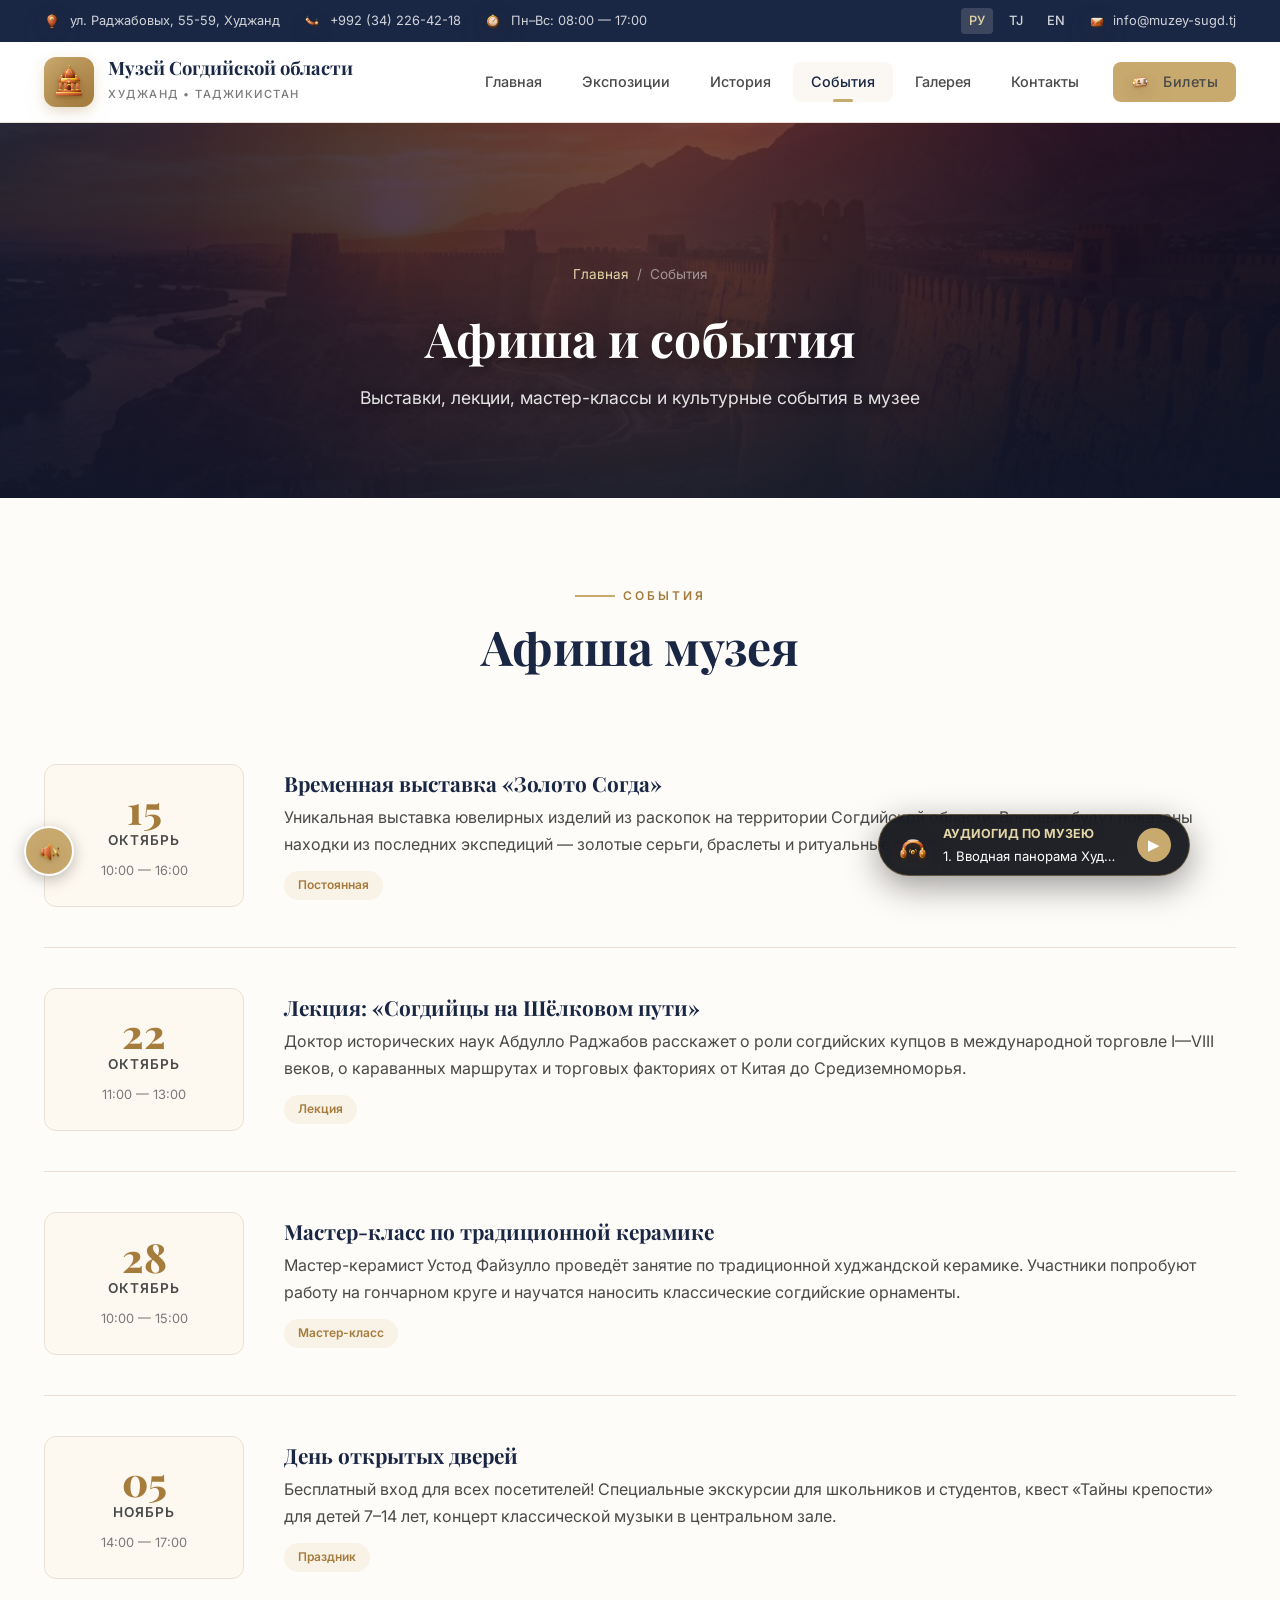
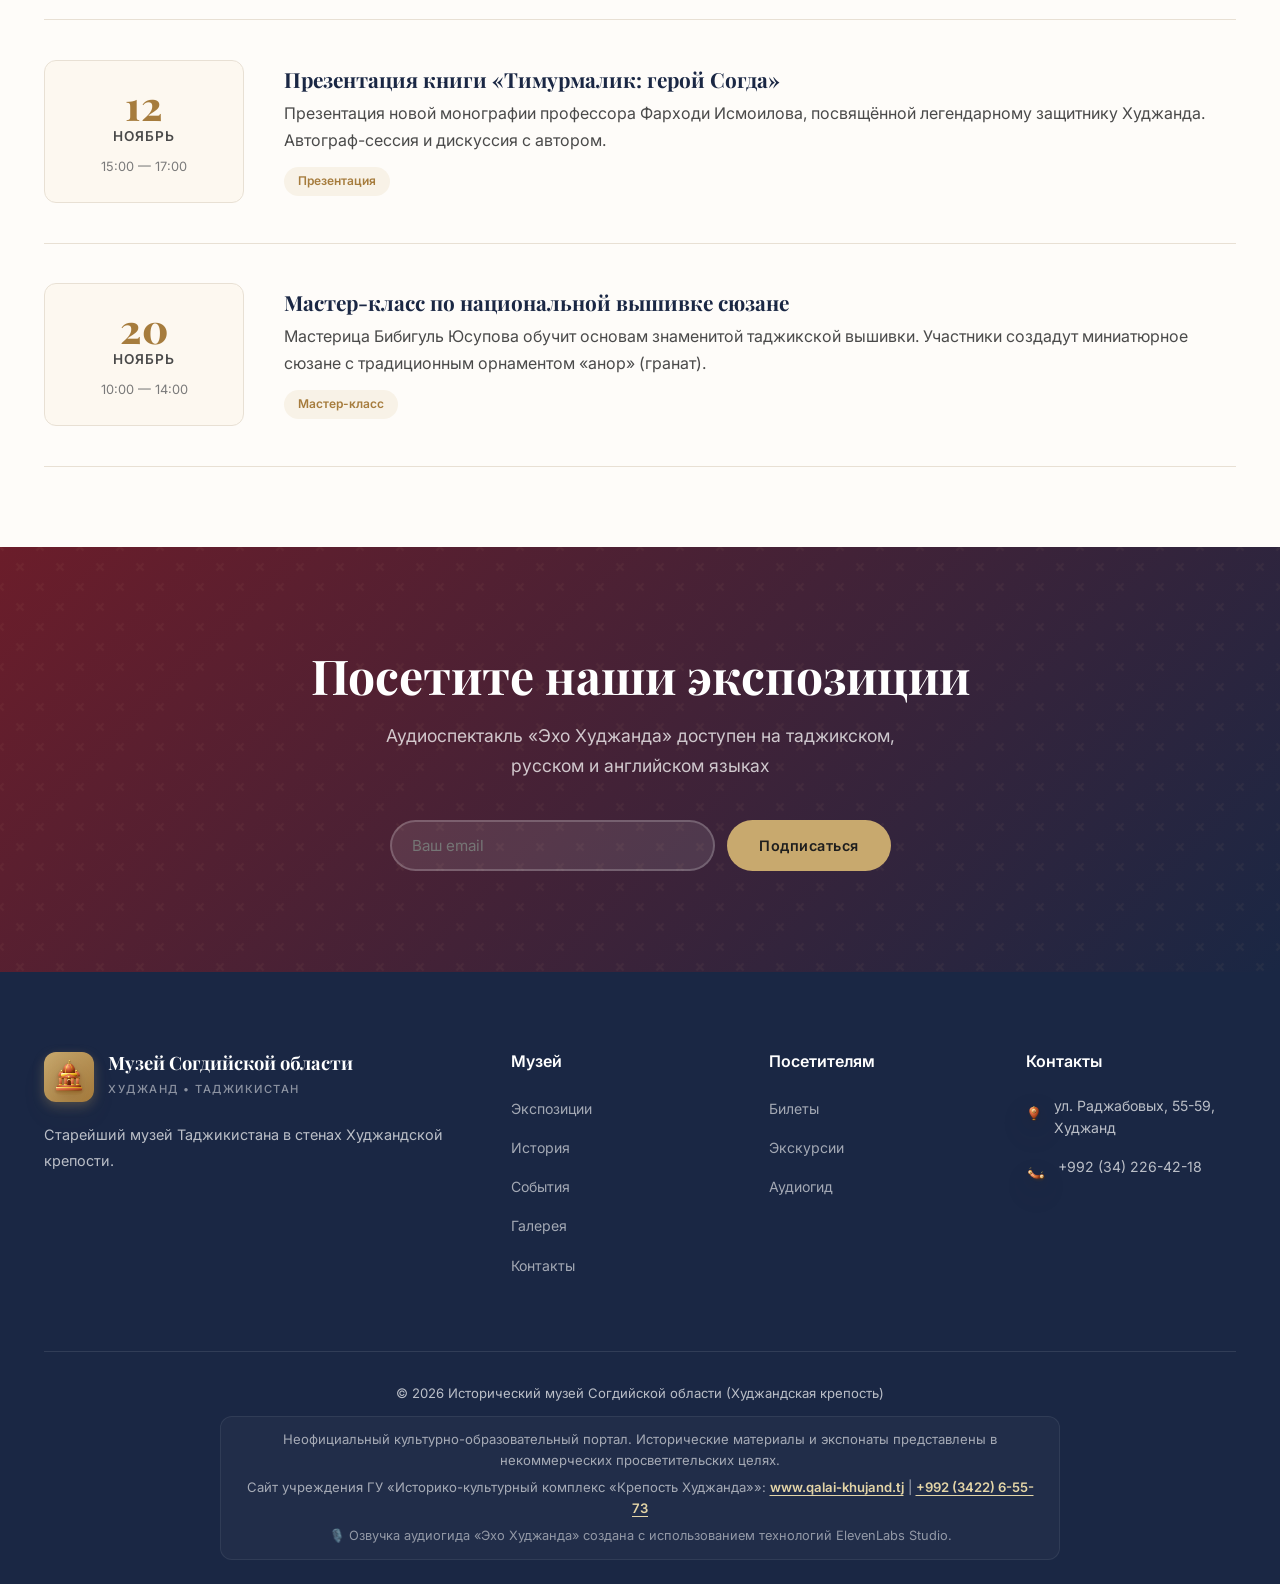
<file: pages/events.html>
<!DOCTYPE html>

<html lang="ru">
<head>
<meta charset="utf-8"/>
<meta content="width=device-width, initial-scale=1.0" name="viewport"/>
<title>Афиша и события — Выставки и мероприятия музея в Худжанде</title>
<meta content="Афиша выставок, культурных мероприятий, лекций и тематических экскурсий в Историческом музее Согдийской области (Худжанд). Расписание и регистрация онлайн." name="description"/>
<meta name="robots" content="index, follow, max-image-preview:large, max-snippet:-1, max-video-preview:-1"/>
<meta name="theme-color" content="#1A2744"/>
<meta name="google-site-verification" content="GSC_VERIFICATION_TOKEN_PLACEHOLDER"/>

<!-- Canonical & Language -->
<link rel="canonical" href="https://khujand-museum.com/pages/events"/>
<link rel="alternate" hreflang="x-default" href="https://khujand-museum.com/pages/events.html"/>
<link rel="alternate" hreflang="ru" href="https://khujand-museum.com/pages/events.html"/>
<link rel="alternate" hreflang="tg" href="https://khujand-museum.com/pages/events.html"/>
<link rel="alternate" hreflang="en" href="https://khujand-museum.com/pages/events.html"/>

<!-- Open Graph / Facebook -->
<meta property="og:type" content="article"/>
<meta property="og:site_name" content="Исторический музей Согдийской области"/>
<meta property="og:title" content="Афиша и события музея — Худжанд"/>
<meta property="og:description" content="Афиша выставок, культурных мероприятий и лекций в Историческом музее Согдийской области."/>
<meta property="og:url" content="https://khujand-museum.com/pages/events"/>
<meta property="og:image" content="https://khujand-museum.com/images/fortress/archaeological-dig.webp"/>
<meta property="og:locale" content="ru_RU"/>

<!-- Twitter Card -->
<meta name="twitter:card" content="summary_large_image"/>
<meta name="twitter:title" content="Афиша и события музея — Худжанд"/>
<meta name="twitter:description" content="Афиша выставок и культурных мероприятий в Историческом музее."/>
<meta name="twitter:image" content="https://khujand-museum.com/images/fortress/archaeological-dig.webp"/>

<link href="../favicon.png" rel="icon" type="image/png"/>
<link href="../manifest.json" rel="manifest"/>
<link rel="preconnect" href="https://fonts.googleapis.com"/>
<link crossorigin="" href="https://fonts.gstatic.com" rel="preconnect"/>
<link as="style" href="https://fonts.googleapis.com/css2?family=Playfair+Display:ital,wght@0,400;0,600;0,700;0,800;1,400&amp;family=Inter:wght@300;400;500;600;700&amp;family=Noto+Serif:ital,wght@0,400;0,700;1,400&amp;display=swap" rel="preload"/>
<link href="https://fonts.googleapis.com/css2?family=Playfair+Display:ital,wght@0,400;0,600;0,700;0,800;1,400&amp;family=Inter:wght@300;400;500;600;700&amp;family=Noto+Serif:ital,wght@0,400;0,700;1,400&amp;display=swap" media="print" onload="this.media='all'" rel="stylesheet"/>
<noscript><link href="https://fonts.googleapis.com/css2?family=Playfair+Display:ital,wght@0,400;0,600;0,700;0,800;1,400&amp;family=Inter:wght@300;400;500;600;700&amp;family=Noto+Serif:ital,wght@0,400;0,700;1,400&amp;display=swap" rel="stylesheet"/></noscript>
<link href="../css/style.css?v=3.5" rel="stylesheet"/>
</head>
<body data-page="events">
<div id="preloader" style="display: none; opacity: 0; pointer-events: none; visibility: hidden;">
<div class="preloader-spinner"><img src="../images/icons/icon-museum-3d.webp" class="clay-icon-3d" alt="Музей" width="48" height="48"></div>
</div>
<!-- ===== TOP BAR ===== -->
<div class="top-bar">
<div class="container">
<div class="top-bar-left">
<span><img src="../images/icons/icon-pin-3d.webp" class="clay-icon-3d" alt="Адрес" width="16" height="16"> <span data-i18n="top.address">ул. Раджабовых, 55-59, Худжанд</span></span>
<span><img src="../images/icons/icon-phone-3d.webp" class="clay-icon-3d" alt="Телефон" width="16" height="16"> <a href="tel:+992342264218"><span data-i18n="top.phone">+992 (34) 226-42-18</span></a></span>
<span><img src="../images/icons/icon-clock-3d.webp" class="clay-icon-3d" alt="Режим работы" width="16" height="16"> <span data-i18n="top.hours">Пн–Вс: 08:00 — 17:00</span></span>
</div>
<div class="top-bar-right">
<div class="lang-switch">
<a class="active" data-lang="ru" href="#">РУ</a>
<a data-lang="tj" href="#">TJ</a>
<a data-lang="en" href="#">EN</a>
</div>
<a href="mailto:info@muzey-sugd.tj"><img src="../images/icons/icon-email-3d.webp" class="clay-icon-3d" alt="Email" width="16" height="16"> <span data-i18n="top.email">info@muzey-sugd.tj</span></a>
</div>
</div>
</div>
<!-- ===== HEADER ===== -->
<header class="header" id="header">
<div class="container">
<a class="logo" href="../index.html">
<div class="logo-icon"><img src="../images/icons/icon-museum-3d.webp" class="clay-icon-3d" alt="Музей" width="36" height="36"></div>
<div class="logo-text">
<h2 data-i18n="logo.title">Музей Согдийской области</h2>
<span data-i18n="logo.sub">Худжанд • Таджикистан</span>
</div>
</a>
<nav class="nav-links" id="navLinks">
<a data-i18n="nav.home" href="../index.html">Главная</a>
<a data-i18n="nav.expositions" href="expositions.html">Экспозиции</a>
<a data-i18n="nav.history" href="history.html">История</a>
<a class="active" data-i18n="nav.events" href="events.html">События</a>
<a data-i18n="nav.gallery" href="gallery.html">Галерея</a>
<a data-i18n="nav.contacts" href="contacts.html">Контакты</a>
<a class="btn btn-primary nav-ticket" href="contacts.html#ticket-booking"><img src="../images/icons/icon-ticket-3d.webp" class="clay-icon-3d" alt="Билеты" width="18" height="18"> <span data-i18n="nav.tickets">Билеты</span></a>
</nav>
<button aria-label="Меню" class="hamburger" id="hamburger">
<span></span>
<span></span>
<span></span>
</button>
</div>
</header>
<a class="skip-link" href="#main-content">Перейти к содержимому</a>
<main id="main-content">
<!-- PAGE HERO -->
<section class="page-hero">
<div class="container">
<div class="breadcrumbs">
<a data-i18n="nav.home" href="../index.html">Главная</a>
<span>/</span>
<span data-i18n="nav.events">События</span>
</div>
<h1 data-i18n="page.events_title">Афиша и события</h1>
<p data-i18n="page.events_sub">Выставки, лекции, мастер-классы и культурные события в музее</p>
</div>
</section>
<!-- EVENTS LIST -->
<section class="events-list">
<div class="container">
<div class="exhibitions-header reveal" style="margin-bottom: 48px;">
<div class="section-label" data-i18n="events.label">Ближайшие события</div>
<h2 class="section-title" data-i18n="events.title">Афиша музея</h2>
</div>
<div class="event-item reveal">
<div class="event-date-block">
<div class="day">15</div>
<div class="month" data-i18n="events.month_october">Октябрь</div>
<div class="time">10:00 — 16:00</div>
</div>
<div class="event-info">
<h3 data-i18n="events.ev1_title">Временная выставка «Золото Согда»</h3>
<p data-i18n="events.ev1_text_long">Уникальная выставка ювелирных изделий из раскопок на территории Согдийской области. Впервые будут показаны находки из последних экспедиций — золотые серьги, браслеты и ритуальные сосуды кушанского периода.</p>
<span class="event-tag" data-i18n="badge.permanent">Выставка</span>
</div>
</div>
<div class="event-item reveal">
<div class="event-date-block">
<div class="day">22</div>
<div class="month" data-i18n="events.month_october">Октябрь</div>
<div class="time">11:00 — 13:00</div>
</div>
<div class="event-info">
<h3 data-i18n="events.ev2_title">Лекция: «Согдийцы на Шёлковом пути»</h3>
<p data-i18n="events.ev2_text_long">Доктор исторических наук Абдулло Раджабов расскажет о роли согдийских купцов в международной торговле I—VIII веков, о караванных маршрутах и торговых факториях от Китая до Средиземноморья.</p>
<span class="event-tag" data-i18n="events.badge_lecture_txt">Лекция</span>
</div>
</div>
<div class="event-item reveal">
<div class="event-date-block">
<div class="day">28</div>
<div class="month" data-i18n="events.month_october">Октябрь</div>
<div class="time">10:00 — 15:00</div>
</div>
<div class="event-info">
<h3 data-i18n="events.ev3_title">Мастер-класс по традиционной керамике</h3>
<p data-i18n="events.ev3_text_long">Мастер-керамист Устод Файзулло проведёт занятие по традиционной худжандской керамике. Участники попробуют работу на гончарном круге и научатся наносить классические согдийские орнаменты.</p>
<span class="event-tag" data-i18n="events.badge_workshop_txt">Мастер-класс</span>
</div>
</div>
<div class="event-item reveal">
<div class="event-date-block">
<div class="day">05</div>
<div class="month" data-i18n="events.month_november">Ноябрь</div>
<div class="time">14:00 — 17:00</div>
</div>
<div class="event-info">
<h3 data-i18n="events.ev4_title">День открытых дверей</h3>
<p data-i18n="events.ev4_text_long">Бесплатный вход для всех посетителей! Специальные экскурсии для школьников и студентов, квест «Тайны крепости» для детей 7–14 лет, концерт классической музыки в центральном зале.</p>
<span class="event-tag" data-i18n="events.badge_holiday_txt">Праздник</span>
</div>
</div>
<div class="event-item reveal">
<div class="event-date-block">
<div class="day">12</div>
<div class="month" data-i18n="events.month_november">Ноябрь</div>
<div class="time">15:00 — 17:00</div>
</div>
<div class="event-info">
<h3 data-i18n="events.ev5_title">Презентация книги «Тимурмалик: герой Согда»</h3>
<p data-i18n="events.ev5_text_long">Презентация новой монографии профессора Фарходи Исмоилова, посвящённой легендарному защитнику Худжанда. Автограф-сессия и дискуссия с автором.</p>
<span class="event-tag" data-i18n="events.badge_pres_txt">Презентация</span>
</div>
</div>
<div class="event-item reveal">
<div class="event-date-block">
<div class="day">20</div>
<div class="month" data-i18n="events.month_november">Ноябрь</div>
<div class="time">10:00 — 14:00</div>
</div>
<div class="event-info">
<h3 data-i18n="events.ev6_title">Мастер-класс по национальной вышивке сюзане</h3>
<p data-i18n="events.ev6_text_long">Мастерица Бибигуль Юсупова обучит основам знаменитой таджикской вышивки. Участники создадут миниатюрное сюзане с традиционным орнаментом «анор» (гранат).</p>
<span class="event-tag" data-i18n="events.badge_workshop_txt">Мастер-класс</span>
</div>
</div>
</div>
</section>
<!-- CTA -->
<section class="cta">
<div class="container reveal">
<h2 data-i18n="cta.title">Не пропустите наши события!</h2>
<p data-i18n="cta.sub">Подпишитесь на рассылку и будьте в курсе всех мероприятий музея</p>
<div style="max-width: 500px; margin: 0 auto; display: flex; gap: 12px;">
<input placeholder="Ваш email" style="flex: 1; padding: 14px 20px; border: 2px solid rgba(255,255,255,0.2); border-radius: 50px; background: rgba(255,255,255,0.1); color: #fff; font-size: 0.95rem; font-family: 'Inter', sans-serif; outline: none;" type="email"/>
<button class="btn btn-primary" data-i18n="events.btn_subscribe" style="white-space: nowrap;">Подписаться</button>
</div>
</div>
</section>
<!-- ===== FOOTER ===== -->
</main>
<footer class="footer">
<div class="container">
<div class="footer-grid">
<div class="footer-about">
<a class="logo" href="../index.html">
<div class="logo-icon"><img src="../images/icons/icon-museum-3d.webp" class="clay-icon-3d" alt="Музей" width="36" height="36"></div>
<div class="logo-text">
<h2 data-i18n="logo.title">Музей Согдийской области</h2>
<span data-i18n="logo.sub">Худжанд • Таджикистан</span>
</div>
</a>
<p data-i18n="footer.desc">Старейший музей Таджикистана в стенах Худжандской крепости.</p>
</div>
<div>
<h4 data-i18n="footer.museum">Музей</h4>
<ul class="footer-links">
<li><a data-i18n="nav.expositions" href="expositions.html">Экспозиции</a></li>
<li><a data-i18n="nav.history" href="history.html">История</a></li>
<li><a data-i18n="nav.events" href="events.html">События</a></li>
<li><a data-i18n="nav.gallery" href="gallery.html">Галерея</a></li>
<li><a data-i18n="nav.contacts" href="contacts.html">Контакты</a></li>
</ul>
</div>
<div>
<h4 data-i18n="footer.visitors">Посетителям</h4>
<ul class="footer-links">
<li><a data-i18n="nav.tickets" href="contacts.html#ticket-booking">Билеты онлайн</a></li>
<li><a data-i18n="common.tours_heading" href="contacts.html">Экскурсии</a></li>
<li><a data-i18n="common.audioguide_btn" href="contacts.html">Аудиогид</a></li>
</ul>
</div>
<div>
<h4 data-i18n="footer.contacts">Контакты</h4>
<div class="footer-contact-item"><div class="icon"><img src="../images/icons/icon-pin-3d.webp" class="clay-icon-3d" alt="Адрес" width="18" height="18"></div><p data-i18n="top.address">ул. Раджабовых, 55-59, Худжанд</p></div>
<div class="footer-contact-item"><div class="icon"><img src="../images/icons/icon-phone-3d.webp" class="clay-icon-3d" alt="Телефон" width="18" height="18"></div><p><span data-i18n="top.phone">+992 (34) 226-42-18</span></p></div>
</div>
</div>
<div class="footer-bottom">
<p data-i18n="footer.copyright">© 2026 Исторический музей Согдийской области (Худжандская крепость)</p>
<div class="footer-disclaimer-box">
  <p><span data-i18n="footer.disclaimer">Неофициальный культурно-образовательный портал. Исторические материалы и экспонаты представлены в некоммерческих просветительских целях.</span></p>
  <p><span data-i18n="footer.official_entity">Официальный сайт ГУ «Историко-культурный комплекс «Крепость Худжанда»»:</span> <a href="http://www.qalai-khujand.tj/" target="_blank" rel="noopener noreferrer" class="footer-official-link">www.qalai-khujand.tj</a> | <a href="tel:+992342265573" class="footer-official-link">+992 (3422) 6-55-73</a></p>
  <p><span style="font-size:0.8rem; opacity:0.85;">🎙️ Озвучка аудиогида «Эхо Худжанда» создана с использованием технологий ElevenLabs Studio.</span></p>
</div>
</div>
</div>
</footer>
<button aria-label="Наверх" class="back-to-top" id="backToTop">↑</button>
<button aria-label="Включить фоновую музыку" id="audioToggle" title="Фоновая музыка">
<span id="audioIcon"><img src="../images/icons/icon-audio-off-3d.webp" class="clay-icon-3d" alt="Фоновая музыка" width="24" height="24"></span>
</button>
<audio id="bgMusic" loop="" preload="none">
<source src="../audio/ambient.mp3" type="audio/mpeg"/>
<source src="https://cdn.pixabay.com/download/audio/2022/01/18/audio_d0a13f69d2.mp3?filename=ambient-piano-amp-strings-10711.mp3" type="audio/mpeg"/>
</audio>
<script defer="" src="../js/main.js?v=3.5"></script>
<script defer="" src="../js/animations.js?v=2.8"></script>
<script type="module" src="../js/app-enhancements.js"></script>
</body>
</html>
</file>
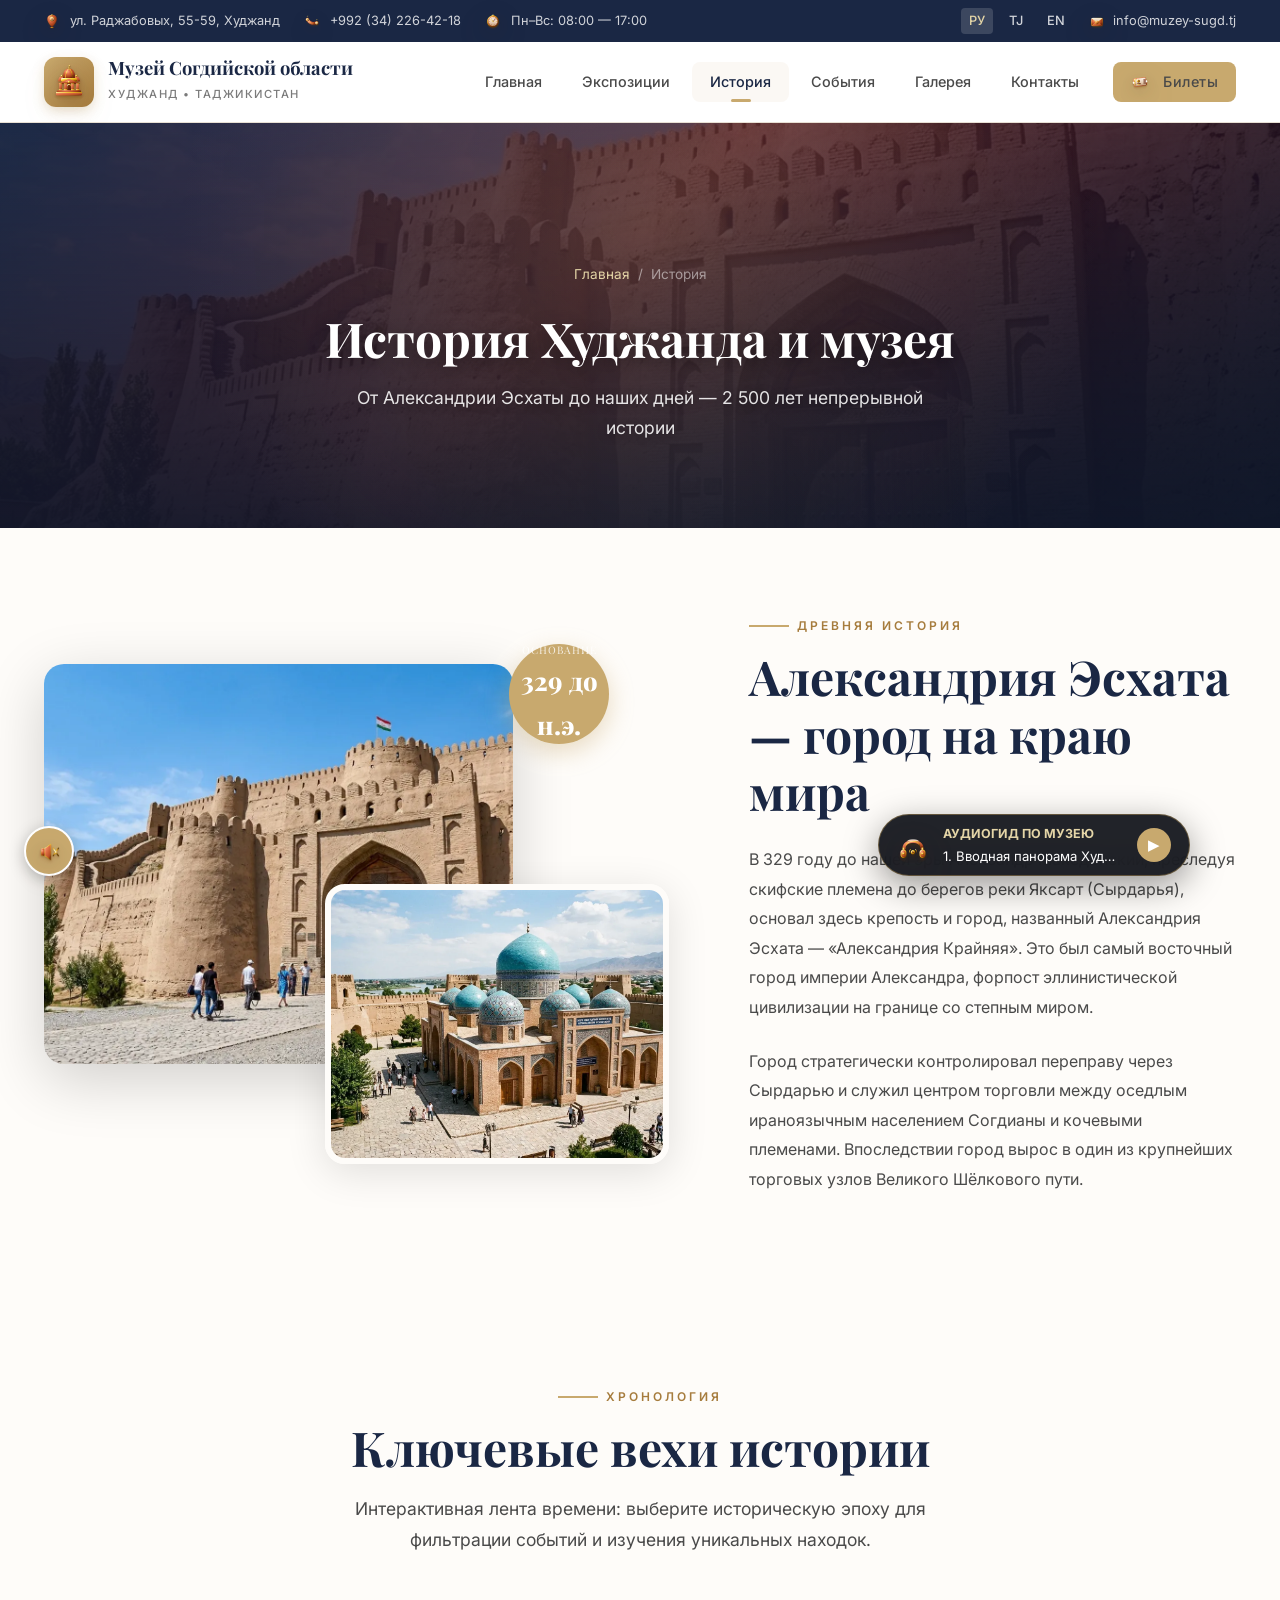
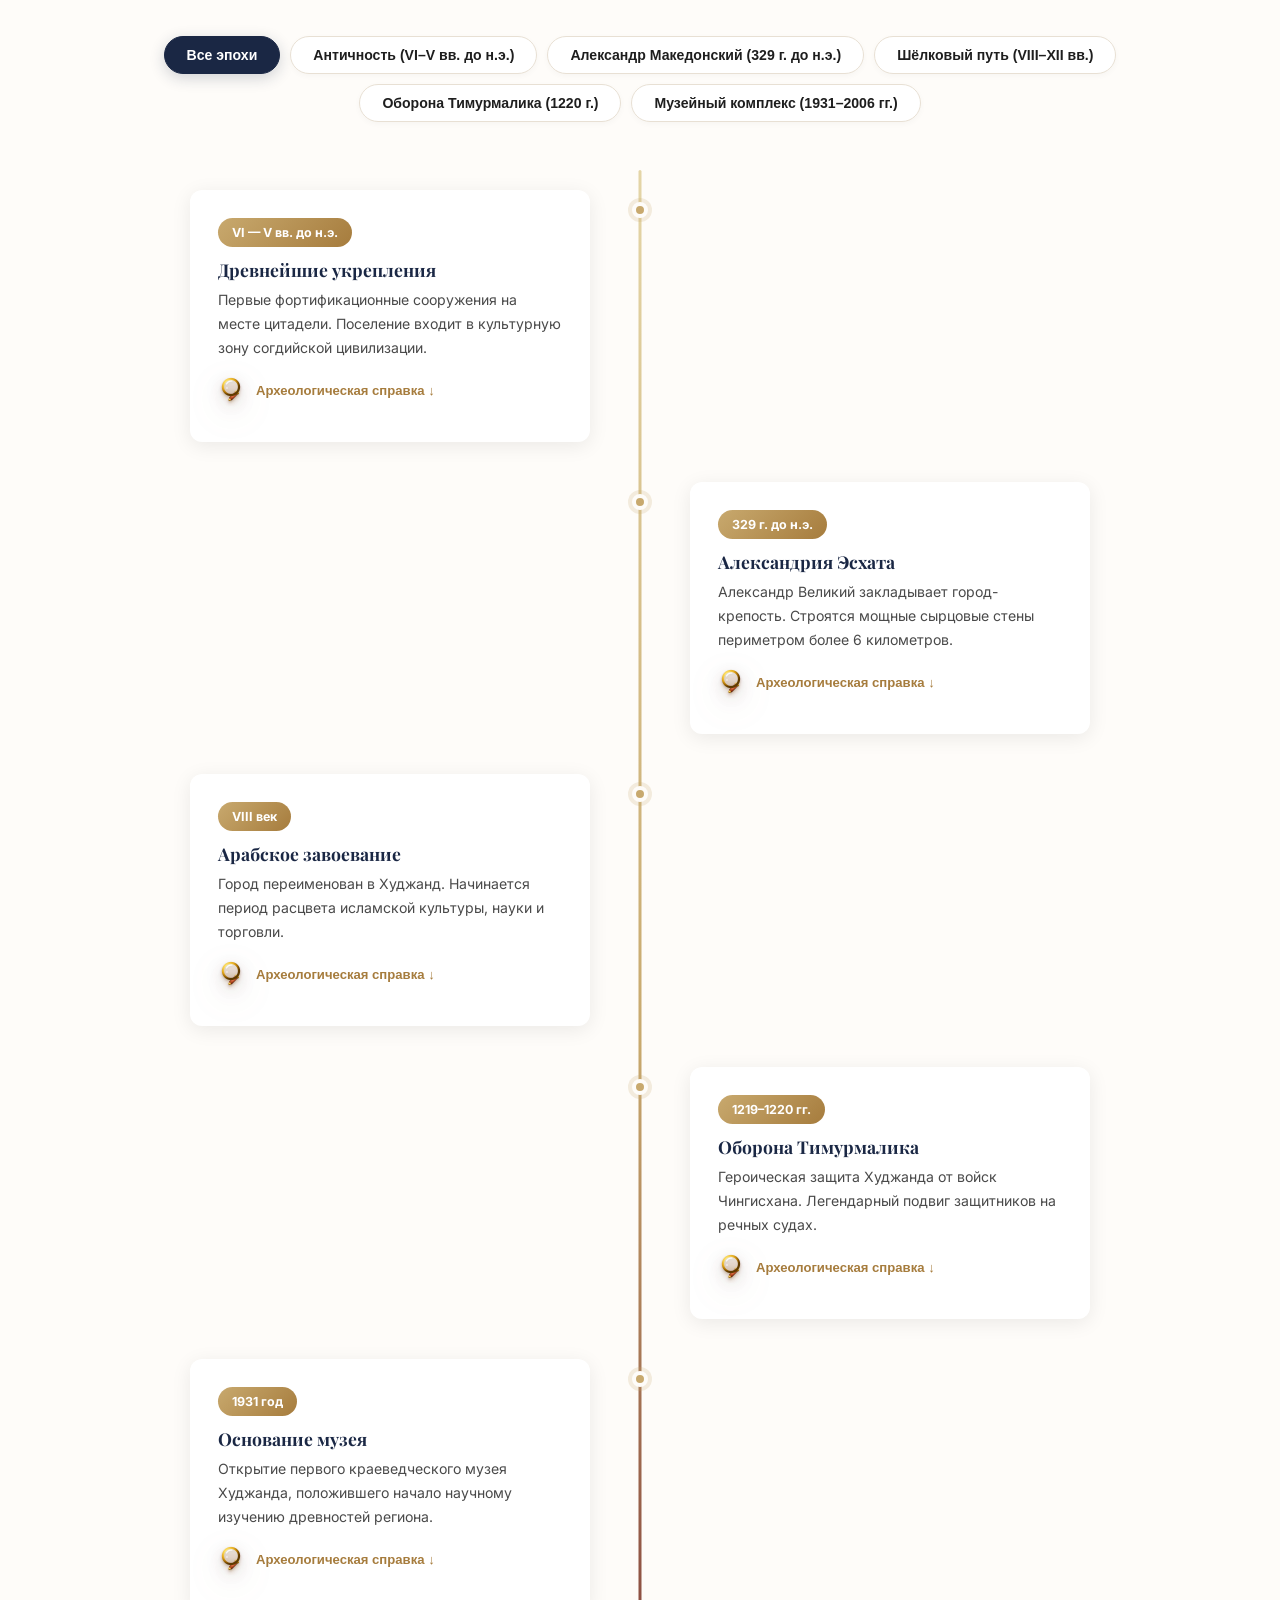
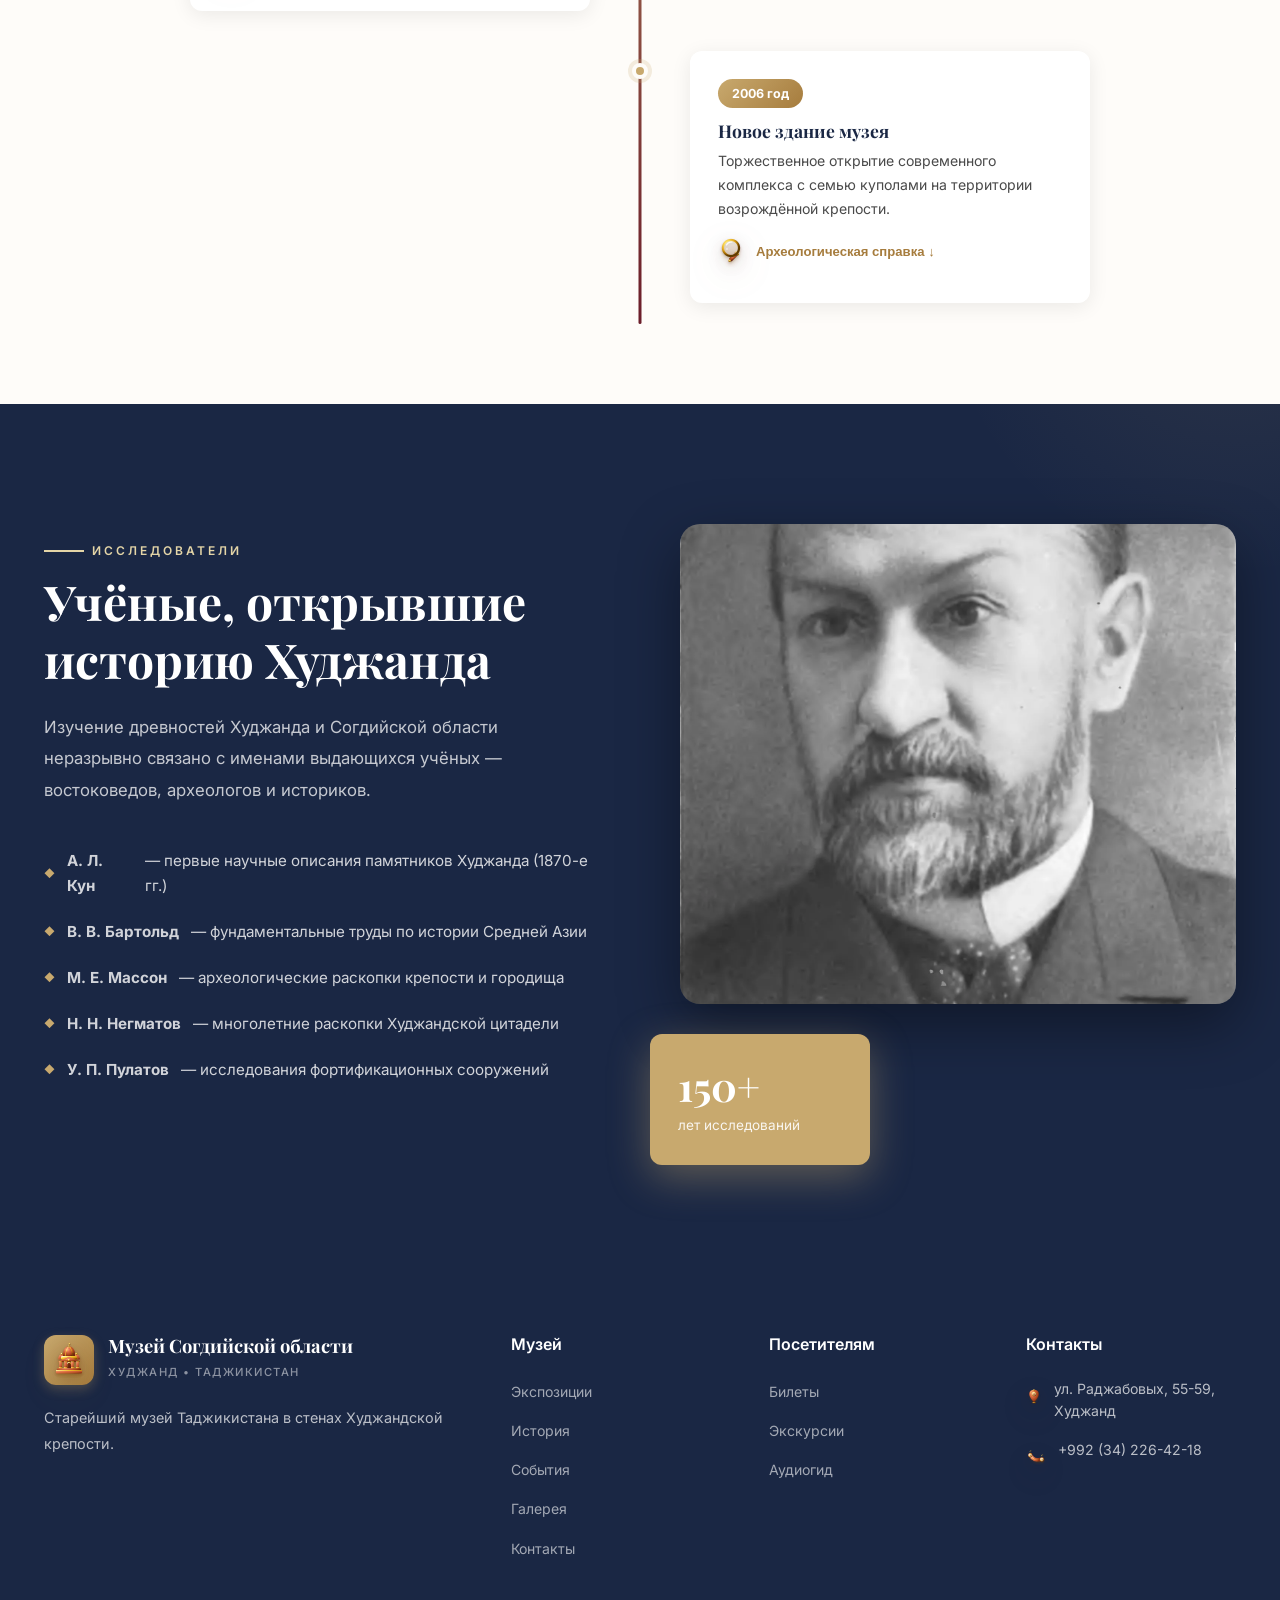
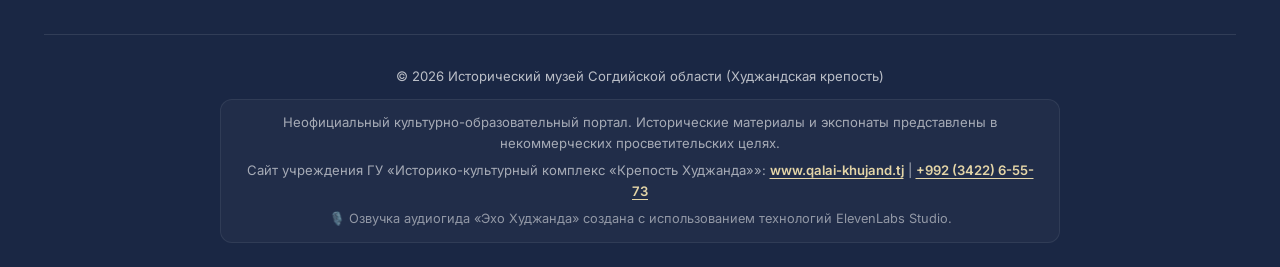
<file: pages/history.html>
<!DOCTYPE html>

<html lang="ru">
<head>
<meta charset="utf-8"/>
<meta content="width=device-width, initial-scale=1.0" name="viewport"/>
<title>История Худжанда и крепости — Исторический музей Согдийской области</title>
<meta content="Летопись Худжандской крепости и Согда: от основания Александрии Эсхаты в 329 г. до н.э. и обороны Тимурмалика в 1220 г. до создания современного музейного комплекса в цитадели." name="description"/>
<meta name="robots" content="index, follow, max-image-preview:large, max-snippet:-1, max-video-preview:-1"/>
<meta name="theme-color" content="#1A2744"/>
<meta name="google-site-verification" content="GSC_VERIFICATION_TOKEN_PLACEHOLDER"/>

<!-- Canonical & Language -->
<link rel="canonical" href="https://khujand-museum.com/pages/history"/>
<link rel="alternate" hreflang="x-default" href="https://khujand-museum.com/pages/history.html"/>
<link rel="alternate" hreflang="ru" href="https://khujand-museum.com/pages/history.html"/>
<link rel="alternate" hreflang="tg" href="https://khujand-museum.com/pages/history.html"/>
<link rel="alternate" hreflang="en" href="https://khujand-museum.com/pages/history.html"/>

<!-- Open Graph / Facebook -->
<meta property="og:type" content="article"/>
<meta property="og:site_name" content="Исторический музей Согдийской области"/>
<meta property="og:title" content="История Худжанда и крепости — Исторический музей"/>
<meta property="og:description" content="Летопись Худжандской крепости и Согда от древней Согдианы до наших дней."/>
<meta property="og:url" content="https://khujand-museum.com/pages/history"/>
<meta property="og:image" content="https://khujand-museum.com/images/fortress/citadel-gates.webp"/>
<meta property="og:locale" content="ru_RU"/>

<!-- Twitter Card -->
<meta name="twitter:card" content="summary_large_image"/>
<meta name="twitter:title" content="История Худжанда и крепости — Исторический музей"/>
<meta name="twitter:description" content="Летопись Худжандской крепости и Согда от древней Согдианы до наших дней."/>
<meta name="twitter:image" content="https://khujand-museum.com/images/fortress/citadel-gates.webp"/>

<!-- Favicon & Styles -->
<link href="../favicon.png" rel="icon" type="image/png"/>
<link href="../manifest.json" rel="manifest"/>
<link rel="preconnect" href="https://fonts.googleapis.com"/>
<link crossorigin="" href="https://fonts.gstatic.com" rel="preconnect"/>
<link as="style" href="https://fonts.googleapis.com/css2?family=Playfair+Display:ital,wght@0,400;0,600;0,700;0,800;1,400&amp;family=Inter:wght@300;400;500;600;700&amp;family=Noto+Serif:ital,wght@0,400;0,700;1,400&amp;display=swap" rel="preload"/>
<link href="https://fonts.googleapis.com/css2?family=Playfair+Display:ital,wght@0,400;0,600;0,700;0,800;1,400&amp;family=Inter:wght@300;400;500;600;700&amp;family=Noto+Serif:ital,wght@0,400;0,700;1,400&amp;display=swap" media="print" onload="this.media='all'" rel="stylesheet"/>
<noscript><link href="https://fonts.googleapis.com/css2?family=Playfair+Display:ital,wght@0,400;0,600;0,700;0,800;1,400&amp;family=Inter:wght@300;400;500;600;700&amp;family=Noto+Serif:ital,wght@0,400;0,700;1,400&amp;display=swap" rel="stylesheet"/></noscript>
<link href="../css/style.css?v=3.5" rel="stylesheet"/>
</head>
<body data-page="history">
<div id="preloader" style="display: none; opacity: 0; pointer-events: none; visibility: hidden;">
<div class="preloader-spinner"><img src="../images/icons/icon-museum-3d.webp" class="clay-icon-3d" alt="Музей" width="48" height="48"></div>
</div>
<!-- ===== TOP BAR ===== -->
<div class="top-bar">
<div class="container">
<div class="top-bar-left">
<span><img src="../images/icons/icon-pin-3d.webp" class="clay-icon-3d" alt="Адрес" width="16" height="16"> <span data-i18n="top.address">ул. Раджабовых, 55-59, Худжанд</span></span>
<span><img src="../images/icons/icon-phone-3d.webp" class="clay-icon-3d" alt="Телефон" width="16" height="16"> <a href="tel:+992342264218"><span data-i18n="top.phone">+992 (34) 226-42-18</span></a></span>
<span><img src="../images/icons/icon-clock-3d.webp" class="clay-icon-3d" alt="Режим работы" width="16" height="16"> <span data-i18n="top.hours">Пн–Вс: 08:00 — 17:00</span></span>
</div>
<div class="top-bar-right">
<div class="lang-switch">
<a class="active" data-lang="ru" href="#">РУ</a>
<a data-lang="tj" href="#">TJ</a>
<a data-lang="en" href="#">EN</a>
</div>
<a href="mailto:info@muzey-sugd.tj"><img src="../images/icons/icon-email-3d.webp" class="clay-icon-3d" alt="Email" width="16" height="16"> <span data-i18n="top.email">info@muzey-sugd.tj</span></a>
</div>
</div>
</div>
<!-- ===== HEADER ===== -->
<header class="header" id="header">
<div class="container">
<a class="logo" href="../index.html">
<div class="logo-icon"><img src="../images/icons/icon-museum-3d.webp" class="clay-icon-3d" alt="Музей" width="36" height="36"></div>
<div class="logo-text">
<h2 data-i18n="logo.title">Музей Согдийской области</h2>
<span data-i18n="logo.sub">Худжанд • Таджикистан</span>
</div>
</a>
<nav class="nav-links" id="navLinks">
<a data-i18n="nav.home" href="../index.html">Главная</a>
<a data-i18n="nav.expositions" href="expositions.html">Экспозиции</a>
<a class="active" data-i18n="nav.history" href="history.html">История</a>
<a data-i18n="nav.events" href="events.html">События</a>
<a data-i18n="nav.gallery" href="gallery.html">Галерея</a>
<a data-i18n="nav.contacts" href="contacts.html">Контакты</a>
<a class="btn btn-primary nav-ticket" href="contacts.html#ticket-booking"><img src="../images/icons/icon-ticket-3d.webp" class="clay-icon-3d" alt="Билеты" width="18" height="18"> <span data-i18n="nav.tickets">Билеты</span></a>
</nav>
<button aria-label="Меню" class="hamburger" id="hamburger">
<span></span>
<span></span>
<span></span>
</button>
</div>
</header>
<a class="skip-link" href="#main-content">Перейти к содержимому</a>
<main id="main-content">
<!-- PAGE HERO -->
<section class="page-hero">
<div class="container">
<div class="breadcrumbs">
<a data-i18n="nav.home" href="../index.html">Главная</a>
<span>/</span>
<span data-i18n="nav.history">История</span>
</div>
<h1 data-i18n="page.hist_title">История Худжанда и музея</h1>
<p data-i18n="page.hist_sub">От Александрии Эсхаты до наших дней — 2 500 лет непрерывной истории</p>
</div>
</section>
<!-- ABOUT HISTORY -->
<section class="about" style="padding: 80px 0;">
<div class="container">
<div class="about-images reveal-left">
<div aria-label="Архитектурный портал и стены цитадели Худжанда" class="about-img-main" role="img" style="background: url('../images/fortress/citadel-gates.webp') center/cover no-repeat;"></div>
<div aria-label="Зал археологических находок и реликвий музея" class="about-img-secondary" role="img" style="background: url('../images/fortress/museum-seven-domes.webp') center/cover no-repeat;"></div>
<div class="about-year">
<span data-i18n="hist.badge_est">Основание</span>
<span data-i18n="hist.badge_year">329 до н.э.</span>
</div>
</div>
<div class="about-content reveal-right">
<div class="section-label" data-i18n="hist.sec1_label">Древняя история</div>
<h2 class="section-title" data-i18n="hist.sec1_title">Александрия Эсхата — город на краю мира</h2>
<p class="about-text" data-i18n="hist.alex_p1_alt">
        В 329 году до нашей эры Александр Македонский, преследуя скифские племена до берегов реки 
        Яксарт (Сырдарья), основал здесь крепость и город, названный Александрия Эсхата — 
        «Александрия Крайняя». Это был самый восточный город империи Александра, 
        форпост эллинистической цивилизации на границе со степным миром.
      </p>
<p class="about-text" data-i18n="hist.alex_p2_alt">
        Город стратегически контролировал переправу через Сырдарью и служил центром 
        торговли между оседлым ираноязычным населением Согдианы и кочевыми племенами. 
        Впоследствии город вырос в один из крупнейших торговых узлов Великого Шёлкового пути.
      </p>
</div>
</div>
</section>
<!-- TIMELINE -->
<section class="timeline-section" style="padding: 80px 0;">
<div class="container">
<div class="timeline-header reveal">
<div class="section-label" data-i18n="hist.sec2_label">Хронология</div>
<h2 class="section-title" data-i18n="hist.sec2_title">Ключевые вехи истории</h2>
<p class="section-subtitle" data-i18n="hist.timeline_sub" style="margin-bottom: 24px;">
  Интерактивная лента времени: выберите историческую эпоху для фильтрации событий и изучения уникальных находок.
</p>
</div>

<!-- Epoch Filter Bar -->
<div class="timeline-filter-nav reveal">
  <button class="timeline-era-btn active" data-epoch="all" data-i18n="hist.filter_all">Все эпохи</button>
  <button class="timeline-era-btn" data-epoch="ancient" data-i18n="hist.filter_ancient">Античность (VI–V вв. до н.э.)</button>
  <button class="timeline-era-btn" data-epoch="alexander" data-i18n="hist.filter_alexander">Александр Македонский (329 г. до н.э.)</button>
  <button class="timeline-era-btn" data-epoch="silkroad" data-i18n="hist.filter_silkroad">Шёлковый путь (VIII–XII вв.)</button>
  <button class="timeline-era-btn" data-epoch="temurmalik" data-i18n="hist.filter_temurmalik">Оборона Тимурмалика (1220 г.)</button>
  <button class="timeline-era-btn" data-epoch="modern" data-i18n="hist.filter_modern">Музейный комплекс (1931–2006 гг.)</button>
</div>

<div class="timeline">
<div class="timeline-item reveal" data-epoch="ancient">
<div class="timeline-card">
<span class="timeline-date" data-i18n="hist.time1_era">VI — V вв. до н.э.</span>
<h3 data-i18n="hist.time1_title">Древнейшие укрепления</h3>
<p data-i18n="hist.time1_desc_alt">Первые фортификационные сооружения на месте цитадели. Поселение входит в культурную зону согдийской цивилизации.</p>
<button type="button" class="timeline-detail-toggle"><img src="../images/icons/icon-search-3d.webp" class="clay-icon-3d" alt="Справка" width="16" height="16"> <span data-i18n="hist.btn_details">Археологическая справка ↓</span></button>
<div class="timeline-extra-info">
  <strong data-i18n="hist.art_label">Ключевой артефакт:</strong> Зороастрийские терракотовые оссуарии и расписная керамика с геометрическим орнаментом. Раскопки академика Н. Негматова.
</div>
</div>
</div>

<div class="timeline-item reveal" data-epoch="alexander">
<div class="timeline-card">
<span class="timeline-date" data-i18n="hist.time2_era">329 г. до н.э.</span>
<h3 data-i18n="hist.time2_title">Александрия Эсхата</h3>
<p data-i18n="hist.time2_desc_alt">Александр Великий закладывает город-крепость. Строятся мощные сырцовые стены периметром более 6 километров.</p>
<button type="button" class="timeline-detail-toggle"><img src="../images/icons/icon-search-3d.webp" class="clay-icon-3d" alt="Справка" width="16" height="16"> <span data-i18n="hist.btn_details">Археологическая справка ↓</span></button>
<div class="timeline-extra-info">
  <strong data-i18n="hist.art_label">Ключевой артефакт:</strong> Монеты Греко-Бактрийского царства, эллинистические амфоры и фрагменты мраморных мозаик с походами полководца.
</div>
</div>
</div>

<div class="timeline-item reveal" data-epoch="silkroad">
<div class="timeline-card">
<span class="timeline-date" data-i18n="index.time2_date">VIII — XII вв.</span>
<h3 data-i18n="index.time2_title">Расцвет на Шёлковом пути</h3>
<p data-i18n="index.time2_desc">Город становится крупнейшим торговым и научным центром династии Саманидов. Бурный рост шелкоткачества и чеканки монет.</p>
<button type="button" class="timeline-detail-toggle"><img src="../images/icons/icon-search-3d.webp" class="clay-icon-3d" alt="Справка" width="16" height="16"> <span data-i18n="hist.btn_details">Археологическая справка ↓</span></button>
<div class="timeline-extra-info">
  <strong data-i18n="hist.art_label">Ключевой артефакт:</strong> Серебряные дирхемы Саманидов, согдийские караванные грамоты и образцы раннего худжандского шелка.
</div>
</div>
</div>

<div class="timeline-item reveal" data-epoch="temurmalik">
<div class="timeline-card">
<span class="timeline-date" data-i18n="hist.time3_era">1219–1220 гг.</span>
<h3 data-i18n="hist.time3_title">Оборона Тимурмалика</h3>
<p data-i18n="hist.time3_desc_alt">Героическая защита Худжанда от войск Чингисхана. Легендарный подвиг защитников на речных судах.</p>
<button type="button" class="timeline-detail-toggle"><img src="../images/icons/icon-search-3d.webp" class="clay-icon-3d" alt="Справка" width="16" height="16"> <span data-i18n="hist.btn_details">Археологическая справка ↓</span></button>
<div class="timeline-extra-info">
  <strong data-i18n="hist.art_label">Ключевой артефакт:</strong> Бронзовая скульптура Тимурмалика (3,5 м), средневековые кольчуги, боевые наконечники стрел и осадные катапультные ядра.
</div>
</div>
</div>

<div class="timeline-item reveal" data-epoch="modern">
<div class="timeline-card">
<span class="timeline-date" data-i18n="hist.time4_era">1931 год</span>
<h3 data-i18n="hist.time4_title">Основание музея</h3>
<p data-i18n="hist.time4_desc_alt">Открытие первого краеведческого музея Худжанда, положившего начало научному изучению древностей региона.</p>
<button type="button" class="timeline-detail-toggle"><img src="../images/icons/icon-search-3d.webp" class="clay-icon-3d" alt="Справка" width="16" height="16"> <span data-i18n="hist.btn_details">Археологическая справка ↓</span></button>
<div class="timeline-extra-info">
  <strong data-i18n="hist.art_label">Ключевой артефакт:</strong> Первые инвентарные книги 1931 года и этнографические зарисовки ремесленных кварталов старого Худжанда.
</div>
</div>
</div>

<div class="timeline-item reveal" data-epoch="modern">
<div class="timeline-card">
<span class="timeline-date" data-i18n="hist.time5_era">2006 год</span>
<h3 data-i18n="hist.time5_title">Новое здание музея</h3>
<p data-i18n="hist.time5_desc_alt">Торжественное открытие современного комплекса с семью куполами на территории возрождённой крепости.</p>
<button type="button" class="timeline-detail-toggle"><img src="../images/icons/icon-search-3d.webp" class="clay-icon-3d" alt="Справка" width="16" height="16"> <span data-i18n="hist.btn_details">Археологическая справка ↓</span></button>
<div class="timeline-extra-info">
  <strong data-i18n="hist.art_label">Ключевой артефакт:</strong> Архитектурный проект семи куполов, панорамная экспозиция и современная интерактивная экспозиция фондов.
</div>
</div>
</div>
</div>
</div>
</section>
<!-- HIGHLIGHT -->
<section class="highlight">
<div class="container">
<div class="highlight-content reveal-left">
<div class="section-label" data-i18n="hist.sec3_label">Исследователи</div>
<h2 class="section-title" data-i18n="hist.sec3_title">Учёные, открывшие историю Худжанда</h2>
<p class="highlight-text" data-i18n="hist.scholars_desc_alt">
        Изучение древностей Худжанда и Согдийской области неразрывно связано с именами 
        выдающихся учёных — востоковедов, археологов и историков.
      </p>
<ul class="highlight-list">
<li><strong data-i18n="hist.scholar1_name">А. Л. Кун</strong> — первые научные описания памятников Худжанда (1870-е гг.)</li>
<li><strong data-i18n="hist.scholar2_name">В. В. Бартольд</strong> — фундаментальные труды по истории Средней Азии</li>
<li><strong data-i18n="hist.scholar3_name">М. Е. Массон</strong> — археологические раскопки крепости и городища</li>
<li><strong data-i18n="hist.scholar4_name">Н. Н. Негматов</strong> — многолетние раскопки Худжандской цитадели</li>
<li><strong data-i18n="hist.scholar5_name">У. П. Пулатов</strong> — исследования фортификационных сооружений</li>
</ul>
</div>
<div class="highlight-image reveal-right">
<div aria-label="Исторические труды и архивные исследования ученых-востоковедов" class="highlight-image-main" role="img" style="background: url('../images/highlights/orientalist-scholars.webp') center/cover no-repeat;"></div>
<div class="highlight-float-card">
<h4>150+</h4>
<p data-i18n="hist.stat_years">лет исследований</p>
</div>
</div>
</div>
</section>
<!-- ===== FOOTER ===== -->
</main>
<footer class="footer">
<div class="container">
<div class="footer-grid">
<div class="footer-about">
<a class="logo" href="../index.html">
<div class="logo-icon"><img src="../images/icons/icon-museum-3d.webp" class="clay-icon-3d" alt="Музей" width="36" height="36"></div>
<div class="logo-text">
<h2 data-i18n="logo.title">Музей Согдийской области</h2>
<span data-i18n="logo.sub">Худжанд • Таджикистан</span>
</div>
</a>
<p data-i18n="footer.desc">Старейший музей Таджикистана в стенах Худжандской крепости.</p>
</div>
<div>
<h4 data-i18n="footer.museum">Музей</h4>
<ul class="footer-links">
<li><a data-i18n="nav.expositions" href="expositions.html">Экспозиции</a></li>
<li><a data-i18n="nav.history" href="history.html">История</a></li>
<li><a data-i18n="nav.events" href="events.html">События</a></li>
<li><a data-i18n="nav.gallery" href="gallery.html">Галерея</a></li>
<li><a data-i18n="nav.contacts" href="contacts.html">Контакты</a></li>
</ul>
</div>
<div>
<h4 data-i18n="footer.visitors">Посетителям</h4>
<ul class="footer-links">
<li><a data-i18n="nav.tickets" href="contacts.html#ticket-booking">Билеты онлайн</a></li>
<li><a data-i18n="common.tours_heading" href="contacts.html">Экскурсии</a></li>
<li><a data-i18n="common.audioguide_btn" href="contacts.html">Аудиогид</a></li>
</ul>
</div>
<div>
<h4 data-i18n="footer.contacts">Контакты</h4>
<div class="footer-contact-item"><div class="icon"><img src="../images/icons/icon-pin-3d.webp" class="clay-icon-3d" alt="Адрес" width="18" height="18"></div><p data-i18n="top.address">ул. Раджабовых, 55-59, Худжанд</p></div>
<div class="footer-contact-item"><div class="icon"><img src="../images/icons/icon-phone-3d.webp" class="clay-icon-3d" alt="Телефон" width="18" height="18"></div><p><span data-i18n="top.phone">+992 (34) 226-42-18</span></p></div>
</div>
</div>
<div class="footer-bottom">
<p data-i18n="footer.copyright">© 2026 Исторический музей Согдийской области (Худжандская крепость)</p>
<div class="footer-disclaimer-box">
  <p><span data-i18n="footer.disclaimer">Неофициальный культурно-образовательный портал. Исторические материалы и экспонаты представлены в некоммерческих просветительских целях.</span></p>
  <p><span data-i18n="footer.official_entity">Официальный сайт ГУ «Историко-культурный комплекс «Крепость Худжанда»»:</span> <a href="http://www.qalai-khujand.tj/" target="_blank" rel="noopener noreferrer" class="footer-official-link">www.qalai-khujand.tj</a> | <a href="tel:+992342265573" class="footer-official-link">+992 (3422) 6-55-73</a></p>
  <p><span style="font-size:0.8rem; opacity:0.85;">🎙️ Озвучка аудиогида «Эхо Худжанда» создана с использованием технологий ElevenLabs Studio.</span></p>
</div>
</div>
</div>
</footer>
<button aria-label="Наверх" class="back-to-top" id="backToTop">↑</button>
<button aria-label="Включить фоновую музыку" id="audioToggle" title="Фоновая музыка">
<span id="audioIcon"><img src="../images/icons/icon-audio-off-3d.webp" class="clay-icon-3d" alt="Фоновая музыка" width="24" height="24"></span>
</button>
<audio id="bgMusic" loop="" preload="none">
<source src="../audio/ambient.mp3" type="audio/mpeg"/>
<source src="https://cdn.pixabay.com/download/audio/2022/01/18/audio_d0a13f69d2.mp3?filename=ambient-piano-amp-strings-10711.mp3" type="audio/mpeg"/>
</audio>
<script defer="" src="../js/main.js?v=3.5"></script>
<script defer="" src="../js/animations.js?v=2.8"></script>
<script type="module" src="../js/app-enhancements.js"></script>
</body>
</html>
</file>
<file: css/style.css>
:root{--gold:#C8A96E;--gold-light:#E4D5A7;--gold-dark:#A67C3D;--burgundy:#6B1D2A;--burgundy-light:#8B2F42;--deep-blue:#1A2744;--deep-blue-light:#2A3D66;--cream:#FDF8F0;--warm-white:#FEFCF9;--text-dark:#1E1E1E;--text-medium:#4A4A4A;--text-light:#7A7A7A;--border-light:#E8E0D4;--shadow-soft:0 4px 20px rgba(0,0,0,0.08);--shadow-medium:0 8px 40px rgba(0,0,0,0.12);--shadow-strong:0 16px 60px rgba(0,0,0,0.18);--radius:12px;--radius-lg:20px;--transition:0.4s cubic-bezier(0.25,0.8,0.25,1);}*,*::before,*::after{margin:0;padding:0;box-sizing:border-box;}html{scroll-behavior:smooth;font-size:16px;overflow-x:hidden;}body{font-family:'Inter',-apple-system,BlinkMacSystemFont,sans-serif;color:var(--text-dark);background:var(--warm-white);line-height:1.7;overflow-x:hidden;-webkit-font-smoothing:antialiased;}img{max-width:100%;height:auto;display:block;}a{text-decoration:none;color:inherit;transition:var(--transition);}ul{list-style:none;}h1,h2,h3,h4,h5{font-family:'Playfair Display','Georgia',serif;font-weight:700;line-height:1.2;color:var(--deep-blue);}.container{width:100%;max-width:1240px;margin:0 auto;padding:0 24px;}.section-label{display:inline-flex;align-items:center;gap:8px;font-size:0.75rem;font-weight:600;letter-spacing:3px;text-transform:uppercase;color:var(--gold-dark);margin-bottom:12px;}.section-label::before{content:'';width:40px;height:2px;background:var(--gold);}.section-title{font-size:clamp(2rem,4vw,3rem);margin-bottom:16px;}.section-subtitle{font-size:1.1rem;color:var(--text-medium);max-width:640px;line-height:1.8;}.btn{display:inline-flex;align-items:center;gap:10px;padding:14px 32px;border-radius:50px;font-family:'Inter',sans-serif;font-size:0.9rem;font-weight:600;letter-spacing:0.5px;cursor:pointer;border:none;transition:var(--transition);position:relative;overflow:hidden;}.btn-primary{background:var(--gold);color:#fff;}.btn-primary:hover{background:var(--gold-dark);transform:translateY(-2px);box-shadow:0 8px 25px rgba(200,169,110,0.4);}.btn-outline{background:transparent;color:var(--deep-blue);border:2px solid var(--deep-blue);}.btn-outline:hover{background:var(--deep-blue);color:#fff;transform:translateY(-2px);}.btn-white{background:#fff;color:var(--deep-blue);}.btn-white:hover{background:var(--cream);transform:translateY(-2px);box-shadow:var(--shadow-medium);}.top-bar{background:var(--deep-blue);color:rgba(255,255,255,0.8);padding:8px 0;font-size:0.8rem;}.top-bar .container{display:flex;justify-content:space-between;align-items:center;flex-wrap:wrap;gap:8px;}.top-bar a{color:rgba(255,255,255,0.8);}.top-bar a:hover{color:var(--gold-light);}.top-bar-left{display:flex;gap:24px;align-items:center;}.top-bar-left span{display:flex;align-items:center;gap:6px;}.top-bar-right{display:flex;gap:16px;align-items:center;}.lang-switch{display:flex;gap:8px;}.lang-switch a{padding:2px 8px;border-radius:4px;font-weight:500;}.lang-switch a.active{background:rgba(255,255,255,0.15);color:var(--gold-light);}.header{background:rgba(255,255,255,0.97);backdrop-filter:blur(20px);-webkit-backdrop-filter:blur(20px);position:sticky;top:0;z-index:1000;border-bottom:1px solid var(--border-light);transition:var(--transition);}.header.scrolled{box-shadow:var(--shadow-soft);}.header .container{display:flex;justify-content:space-between;align-items:center;height:80px;}.logo{display:flex;align-items:center;gap:14px;}.logo-icon{width:50px;height:50px;background:linear-gradient(135deg,var(--gold),var(--gold-dark));border-radius:12px;display:flex;align-items:center;justify-content:center;font-size:1.6rem;color:#fff;box-shadow:0 4px 12px rgba(200,169,110,0.3);}.logo-text h2{font-size:1.15rem;color:var(--deep-blue);line-height:1.2;font-weight:700;}.logo-text span{font-size:0.7rem;color:var(--text-light);letter-spacing:1.5px;text-transform:uppercase;font-weight:500;}.nav-links{display:flex;align-items:center;gap:4px;}.nav-links a{padding:8px 18px;font-size:0.9rem;font-weight:500;color:var(--text-medium);border-radius:8px;position:relative;}.nav-links a:hover,.nav-links a.active{color:var(--deep-blue);background:rgba(200,169,110,0.08);}.nav-links a.active::after{content:'';position:absolute;bottom:0;left:50%;transform:translateX(-50%);width:20px;height:3px;background:var(--gold);border-radius:3px;}.nav-ticket{margin-left:12px;}.hamburger{display:none;flex-direction:column;gap:5px;cursor:pointer;padding:8px;background:none;border:none;}.hamburger span{width:24px;height:2.5px;background:var(--deep-blue);border-radius:2px;transition:var(--transition);}.hero{position:relative;min-height:92vh;display:flex;align-items:center;overflow:hidden;background:var(--deep-blue);}.hero-bg{position:absolute;inset:0;background:linear-gradient(135deg,rgba(26,39,68,0.85) 0%,rgba(107,29,42,0.6) 100%),url('../images/fortress/citadel-gates.webp') center/cover no-repeat;background-attachment:fixed;}.hero-pattern{position:absolute;inset:0;background-image:url("data:image/svg+xml,%3Csvg width='60' height='60' viewBox='0 0 60 60' xmlns='http://www.w3.org/2000/svg'%3E%3Cg fill='none' fill-rule='evenodd'%3E%3Cg fill='%23C8A96E' fill-opacity='0.05'%3E%3Cpath d='M36 34v-4h-2v4h-4v2h4v4h2v-4h4v-2h-4zm0-30V0h-2v4h-4v2h4v4h2V6h4V4h-4zM6 34v-4H4v4H0v2h4v4h2v-4h4v-2H6zM6 4V0H4v4H0v2h4v4h2V6h4V4H6z'/%3E%3C/g%3E%3C/g%3E%3C/svg%3E");opacity:0.6;}.hero .container{position:relative;z-index:2;display:grid;grid-template-columns:1fr 1fr;gap:60px;align-items:center;padding-top:40px;padding-bottom:40px;}.hero-content{color:#fff;}.hero-badge{display:inline-flex;align-items:center;gap:8px;background:rgba(200,169,110,0.15);border:1px solid rgba(200,169,110,0.3);padding:8px 20px;border-radius:50px;font-size:0.8rem;font-weight:500;color:var(--gold-light);margin-bottom:28px;backdrop-filter:blur(10px);}.hero-badge::before{content:'';width:8px;height:8px;background:var(--gold);border-radius:50%;animation:pulse 2s infinite;}@keyframes pulse{0%,100%{opacity:1;transform:scale(1);}50%{opacity:0.5;transform:scale(1.5);}}.hero h1{font-size:clamp(2.5rem,5vw,4rem);color:#fff;margin-bottom:24px;line-height:1.15;}.hero h1 .accent{color:var(--gold-light);font-style:italic;}.hero-desc{font-size:1.1rem;line-height:1.8;color:rgba(255,255,255,0.8);margin-bottom:40px;max-width:520px;}.hero-buttons{display:flex;gap:16px;flex-wrap:wrap;}.hero-stats{display:flex;gap:40px;margin-top:48px;padding-top:32px;border-top:1px solid rgba(255,255,255,0.15);}.hero-stat h3{font-size:2.2rem;color:var(--gold-light);font-weight:800;}.hero-stat p{font-size:0.85rem;color:rgba(255,255,255,0.6);margin-top:4px;}.hero-visual{position:relative;}.hero-card{background:rgba(255,255,255,0.07);backdrop-filter:blur(20px);border:1px solid rgba(255,255,255,0.12);border-radius:var(--radius-lg);padding:32px;color:#fff;}.hero-card-img{width:100%;height:300px;border-radius:var(--radius);overflow:hidden;margin-bottom:24px;position:relative;background:var(--dark-navy);}.hero-card-label{position:absolute;bottom:16px;left:16px;background:var(--gold);color:#fff;padding:6px 16px;border-radius:50px;font-size:0.78rem;font-weight:600;}.hero-card h3{font-size:1.3rem;color:#fff;margin-bottom:8px;}.hero-card p{font-size:0.9rem;color:rgba(255,255,255,0.65);line-height:1.6;}.hero-card-meta{display:flex;gap:20px;margin-top:20px;padding-top:16px;border-top:1px solid rgba(255,255,255,0.1);}.hero-card-meta span{font-size:0.8rem;color:rgba(255,255,255,0.5);display:flex;align-items:center;gap:6px;}.about{padding:120px 0;background:var(--warm-white);}.about .container{display:grid;grid-template-columns:1fr 1fr;gap:80px;align-items:center;}.about-images{position:relative;height:500px;}.about-img-main{width:75%;height:400px;border-radius:var(--radius-lg);overflow:hidden;box-shadow:var(--shadow-strong);position:relative;z-index:2;background-color:var(--dark-navy);background-position:center;background-size:cover;background-repeat:no-repeat;}.about-img-secondary{width:55%;height:280px;border-radius:var(--radius-lg);overflow:hidden;position:absolute;right:0;bottom:0;z-index:3;border:6px solid var(--warm-white);box-shadow:var(--shadow-medium);background-color:var(--dark-navy);background-position:center;background-size:cover;background-repeat:no-repeat;}.about-year{position:absolute;top:-20px;right:60px;width:100px;height:100px;background:var(--gold);border-radius:50%;display:flex;flex-direction:column;align-items:center;justify-content:center;z-index:4;box-shadow:0 8px 24px rgba(200,169,110,0.4);}.about-year span:first-child{font-family:'Playfair Display',serif;font-size:0.65rem;color:rgba(255,255,255,0.8);text-transform:uppercase;letter-spacing:1px;}.about-year span:last-child{font-family:'Playfair Display',serif;font-size:1.6rem;font-weight:800;color:#fff;}.about-content .section-title{margin-bottom:24px;}.about-text{color:var(--text-medium);margin-bottom:24px;font-size:1rem;line-height:1.85;}.about-features{display:grid;grid-template-columns:1fr 1fr;gap:20px;margin-top:36px;}.about-feature{display:flex;align-items:flex-start;gap:14px;padding:16px;border-radius:var(--radius);background:var(--cream);transition:var(--transition);}.about-feature:hover{box-shadow:var(--shadow-soft);transform:translateY(-2px);}.about-feature-icon{width:44px;height:44px;min-width:44px;background:linear-gradient(135deg,var(--gold),var(--gold-dark));border-radius:10px;display:flex;align-items:center;justify-content:center;font-size:1.2rem;}.about-feature h4{font-family:'Inter',sans-serif;font-size:0.9rem;font-weight:600;margin-bottom:4px;color:var(--deep-blue);}.about-feature p{font-size:0.8rem;color:var(--text-light);line-height:1.5;}.exhibitions{padding:120px 0;background:var(--cream);}.exhibitions-header{text-align:center;margin-bottom:64px;}.exhibitions-header .section-subtitle{margin:0 auto;}.exhibitions-grid{display:grid;grid-template-columns:repeat(3,1fr);gap:32px;}.exhibit-card{background:#fff;border-radius:var(--radius-lg);overflow:hidden;box-shadow:var(--shadow-soft);transition:var(--transition);position:relative;}.exhibit-card:hover{transform:translateY(-8px);box-shadow:var(--shadow-strong);}.exhibit-card-img{height:260px;position:relative;overflow:hidden;}.exhibit-card-img img,.exhibit-card-img .placeholder-img{width:100%;height:100%;object-fit:cover;transition:transform 0.6s ease;}.exhibit-card:hover .exhibit-card-img img,.exhibit-card:hover .exhibit-card-img .placeholder-img{transform:scale(1.08);}.exhibit-card-badge{position:absolute;top:16px;left:16px;background:var(--burgundy);color:#fff;padding:4px 14px;border-radius:50px;font-size:0.72rem;font-weight:600;text-transform:uppercase;letter-spacing:1px;}.exhibit-card-content{padding:28px;}.exhibit-card-era{font-size:0.75rem;color:var(--gold-dark);font-weight:600;letter-spacing:1px;text-transform:uppercase;margin-bottom:8px;}.exhibit-card h3{font-size:1.25rem;margin-bottom:12px;transition:var(--transition);}.exhibit-card:hover h3{color:var(--burgundy);}.exhibit-card p{font-size:0.9rem;color:var(--text-medium);line-height:1.7;margin-bottom:20px;}.exhibit-card-footer{display:flex;justify-content:space-between;align-items:center;padding-top:16px;border-top:1px solid var(--border-light);}.exhibit-card-items{font-size:0.8rem;color:var(--text-light);}.exhibit-card-link{font-size:0.85rem;font-weight:600;color:var(--gold-dark);display:flex;align-items:center;gap:6px;}.exhibit-card-link:hover{color:var(--burgundy);gap:10px;}.highlight{padding:120px 0;background:var(--deep-blue);position:relative;overflow:hidden;}.highlight::before{content:'';position:absolute;top:-50%;right:-20%;width:600px;height:600px;background:radial-gradient(circle,rgba(200,169,110,0.1) 0%,transparent 70%);border-radius:50%;}.highlight .container{position:relative;z-index:2;display:grid;grid-template-columns:1fr 1fr;gap:80px;align-items:center;}.highlight-content{color:#fff;}.highlight-content .section-label{color:var(--gold-light);}.highlight-content .section-label::before{background:var(--gold-light);}.highlight-content .section-title{color:#fff;margin-bottom:24px;}.highlight-text{color:rgba(255,255,255,0.75);font-size:1.05rem;line-height:1.85;margin-bottom:16px;}.highlight-list{margin:32px 0;}.highlight-list li{display:flex;align-items:center;gap:12px;padding:10px 0;color:rgba(255,255,255,0.8);font-size:0.95rem;}.highlight-list li::before{content:'◆';color:var(--gold);font-size:0.65rem;}.highlight-image{position:relative;}.highlight-image-main{width:100%;height:480px;border-radius:var(--radius-lg);overflow:hidden;box-shadow:0 20px 60px rgba(0,0,0,0.4);background-color:var(--dark-navy);background-position:center;background-size:cover;background-repeat:no-repeat;}.highlight-float-card{position:absolute;bottom:-30px;left:-30px;background:var(--gold);color:#fff;padding:28px;border-radius:var(--radius);box-shadow:0 12px 40px rgba(200,169,110,0.4);max-width:220px;}.highlight-float-card h4{color:#fff;font-size:2.5rem;margin-bottom:4px;}.highlight-float-card p{font-size:0.85rem;opacity:0.9;}.timeline-section{padding:120px 0;background:var(--warm-white);}.timeline-header{text-align:center;margin-bottom:80px;}.timeline-header .section-subtitle{margin:0 auto;}.timeline{position:relative;max-width:900px;margin:0 auto;}.timeline::before{content:'';position:absolute;left:50%;transform:translateX(-50%);width:3px;height:100%;background:linear-gradient(to bottom,var(--gold-light),var(--gold),var(--burgundy));border-radius:3px;}.timeline-item{display:flex;justify-content:flex-end;padding:20px 0;width:50%;position:relative;}.timeline-item:nth-child(odd){align-self:flex-start;justify-content:flex-end;padding-right:50px;}.timeline-item:nth-child(even){align-self:flex-end;margin-left:50%;padding-left:50px;justify-content:flex-start;}.timeline-item::after{content:'';position:absolute;top:32px;width:16px;height:16px;background:var(--gold);border:4px solid var(--warm-white);border-radius:50%;z-index:2;box-shadow:0 0 0 4px rgba(200,169,110,0.2);}.timeline-item:nth-child(odd)::after{right:-8px;}.timeline-item:nth-child(even)::after{left:-8px;}.timeline-card{background:#fff;padding:28px;border-radius:var(--radius);box-shadow:var(--shadow-soft);transition:var(--transition);position:relative;}.timeline-card:hover{box-shadow:var(--shadow-medium);transform:translateY(-4px);}.timeline-date{display:inline-block;background:linear-gradient(135deg,var(--gold),var(--gold-dark));color:#fff;padding:4px 14px;border-radius:50px;font-size:0.78rem;font-weight:700;margin-bottom:12px;}.timeline-card h3{font-size:1.1rem;margin-bottom:8px;}.timeline-card p{font-size:0.88rem;color:var(--text-medium);line-height:1.7;}.gallery-preview{padding:120px 0;background:var(--cream);}.gallery-preview-header{display:flex;justify-content:space-between;align-items:flex-end;margin-bottom:48px;}.gallery-grid{display:grid;grid-template-columns:repeat(4,1fr);grid-template-rows:280px 280px;gap:16px;}.gallery-item{border-radius:var(--radius);overflow:hidden;position:relative;cursor:pointer;}.gallery-item::after{content:'';position:absolute;inset:0;background:linear-gradient(to top,rgba(26,39,68,0.7) 0%,transparent 60%);opacity:0;transition:var(--transition);}.gallery-item:hover::after{opacity:1;}.gallery-item .placeholder-img{width:100%;height:100%;object-fit:cover;transition:transform 0.6s ease;}.gallery-item:hover .placeholder-img{transform:scale(1.1);}.gallery-item:nth-child(1){grid-column:span 2;grid-row:span 2;}.gallery-item-caption{position:absolute;bottom:16px;left:16px;right:16px;z-index:2;color:#fff;opacity:0;transform:translateY(10px);transition:var(--transition);}.gallery-item:hover .gallery-item-caption{opacity:1;transform:translateY(0);}.gallery-item-caption h4{font-size:1rem;color:#fff;margin-bottom:4px;}.gallery-item-caption p{font-size:0.8rem;color:rgba(255,255,255,0.7);}.museum-img{width:100%;height:100%;object-fit:cover;display:block;transition:transform 0.6s ease;}.placeholder-img{display:flex;align-items:center;justify-content:center;font-size:3rem;color:rgba(255,255,255,0.4);background-size:cover;background-position:center;}.visit{padding:120px 0;background:var(--warm-white);}.visit-grid{display:grid;grid-template-columns:1fr 1fr 1fr;gap:32px;margin-top:48px;}.visit-card{background:#fff;border-radius:var(--radius-lg);padding:40px 32px;box-shadow:var(--shadow-soft);text-align:center;transition:var(--transition);border:1px solid var(--border-light);}.visit-card:hover{transform:translateY(-6px);box-shadow:var(--shadow-medium);border-color:var(--gold-light);}.visit-card-icon{width:72px;height:72px;background:var(--cream);border-radius:50%;display:flex;align-items:center;justify-content:center;margin:0 auto 24px;font-size:2rem;transition:var(--transition);}.visit-card:hover .visit-card-icon{background:linear-gradient(135deg,var(--gold),var(--gold-dark));transform:scale(1.1);}.visit-card h3{font-size:1.2rem;margin-bottom:16px;}.visit-card p{font-size:0.92rem;color:var(--text-medium);line-height:1.7;}.visit-card .price{font-family:'Playfair Display',serif;font-size:2rem;font-weight:800;color:var(--gold-dark);margin:16px 0 4px;}.visit-card .price-note{font-size:0.8rem;color:var(--text-light);}.map-section{position:relative;}.map-section iframe{width:100%;height:450px;border:none;filter:grayscale(30%) contrast(1.05);}.map-overlay{position:absolute;top:50%;left:10%;transform:translateY(-50%);background:#fff;padding:40px;border-radius:var(--radius-lg);box-shadow:var(--shadow-strong);max-width:380px;z-index:5;}.map-overlay h3{font-size:1.4rem;margin-bottom:20px;}.map-overlay-item{display:flex;align-items:flex-start;gap:14px;margin-bottom:18px;}.map-overlay-item .icon{width:40px;height:40px;min-width:40px;background:var(--cream);border-radius:10px;display:flex;align-items:center;justify-content:center;font-size:1.1rem;}.map-overlay-item h4{font-family:'Inter',sans-serif;font-size:0.85rem;font-weight:600;color:var(--text-dark);margin-bottom:2px;}.map-overlay-item p{font-size:0.82rem;color:var(--text-light);}.cta{padding:100px 0;background:linear-gradient(135deg,var(--burgundy) 0%,var(--deep-blue) 100%);text-align:center;position:relative;overflow:hidden;}.cta::before{content:'';position:absolute;inset:0;background-image:url("data:image/svg+xml,%3Csvg width='40' height='40' viewBox='0 0 40 40' xmlns='http://www.w3.org/2000/svg'%3E%3Cg fill='%23C8A96E' fill-opacity='0.06' fill-rule='evenodd'%3E%3Cpath d='M0 38.59l2.83-2.83 1.41 1.41L1.41 40H0v-1.41zM0 1.4l2.83 2.83 1.41-1.41L1.41 0H0v1.41zM38.59 40l-2.83-2.83 1.41-1.41L40 38.59V40h-1.41zM40 1.41l-2.83 2.83-1.41-1.41L38.59 0H40v1.41zM20 18.6l2.83-2.83 1.41 1.41L21.41 20l2.83 2.83-1.41 1.41L20 21.41l-2.83 2.83-1.41-1.41L18.59 20l-2.83-2.83 1.41-1.41L20 18.59z'/%3E%3C/g%3E%3C/svg%3E");}.cta .container{position:relative;z-index:2;}.cta h2{font-size:clamp(2rem,4vw,3rem);color:#fff;margin-bottom:16px;}.cta p{font-size:1.1rem;color:rgba(255,255,255,0.75);margin-bottom:40px;max-width:560px;margin-left:auto;margin-right:auto;}.cta-buttons{display:flex;gap:16px;justify-content:center;flex-wrap:wrap;}.footer{background:var(--deep-blue);color:rgba(255,255,255,0.7);padding:80px 0 0;}.footer-grid{display:grid;grid-template-columns:2fr 1fr 1fr 1fr;gap:48px;margin-bottom:60px;}.footer-about .logo{margin-bottom:20px;}.footer-about .logo-text h2{color:#fff;}.footer-about .logo-text span{color:rgba(255,255,255,0.5);}.footer-about p{font-size:0.9rem;line-height:1.8;margin-bottom:24px;}.footer-socials{display:flex;gap:12px;}.footer-social{width:40px;height:40px;background:rgba(255,255,255,0.08);border-radius:10px;display:flex;align-items:center;justify-content:center;font-size:1rem;transition:var(--transition);}.footer-social:hover{background:var(--gold);color:#fff;transform:translateY(-3px);}.footer h4{color:#fff;font-family:'Inter',sans-serif;font-size:1rem;font-weight:600;margin-bottom:24px;}.footer-links li{margin-bottom:12px;}.footer-links a{font-size:0.88rem;color:rgba(255,255,255,0.6);transition:var(--transition);}.footer-links a:hover{color:var(--gold-light);padding-left:6px;}.footer-contact-item{display:flex;align-items:flex-start;gap:12px;margin-bottom:16px;}.footer-contact-item .icon{color:var(--gold);font-size:1rem;margin-top:3px;}.footer-contact-item p{font-size:0.88rem;line-height:1.6;}.footer-bottom{border-top:1px solid rgba(255,255,255,0.08);padding:24px 0;display:flex;justify-content:space-between;align-items:center;flex-wrap:wrap;gap:16px;}.footer-bottom p{font-size:0.82rem;}.footer-bottom-links{display:flex;gap:24px;}.footer-bottom-links a{font-size:0.82rem;color:rgba(255,255,255,0.5);}.footer-bottom-links a:hover{color:var(--gold-light);}.reveal{opacity:0;transform:translateY(40px);transition:opacity 0.8s ease,transform 0.8s ease;}.reveal.active{opacity:1;transform:translateY(0);}.reveal-left{opacity:0;transform:translateX(-40px);transition:opacity 0.8s ease,transform 0.8s ease;}.reveal-left.active{opacity:1;transform:translateX(0);}.reveal-right{opacity:0;transform:translateX(40px);transition:opacity 0.8s ease,transform 0.8s ease;}.reveal-right.active{opacity:1;transform:translateX(0);}@media (max-width:1024px){.hero .container{grid-template-columns:1fr;gap:40px;}.hero-visual{max-width:500px;}.about .container{grid-template-columns:1fr;gap:48px;}.about-images{height:400px;max-width:500px;}.exhibitions-grid{grid-template-columns:repeat(2,1fr);}.highlight .container{grid-template-columns:1fr;gap:48px;}.gallery-grid{grid-template-columns:repeat(2,1fr);grid-template-rows:auto;}.gallery-item:nth-child(1){grid-column:span 2;}.visit-grid{grid-template-columns:1fr 1fr;}.footer-grid{grid-template-columns:1fr 1fr;}}@media (max-width:768px){.top-bar{display:none;}.header .container{height:70px;}.nav-links{position:fixed;top:70px;left:0;right:0;bottom:0;background:rgba(255,255,255,0.98);backdrop-filter:blur(20px);flex-direction:column;padding:40px 24px;gap:8px;transform:translateX(100%);transition:var(--transition);z-index:999;}.nav-links.open{transform:translateX(0);}.nav-links a{font-size:1.1rem;padding:14px 20px;width:100%;text-align:center;}.hamburger{display:flex;}.hamburger.active span:nth-child(1){transform:rotate(45deg) translate(5px,5px);}.hamburger.active span:nth-child(2){opacity:0;}.hamburger.active span:nth-child(3){transform:rotate(-45deg) translate(5px,-5px);}.hero{min-height:auto;padding:80px 0;}.hero-stats{gap:24px;flex-wrap:wrap;}.hero-stat h3{font-size:1.6rem;}.exhibitions-grid{grid-template-columns:1fr;}.gallery-grid{grid-template-columns:1fr;}.gallery-item:nth-child(1){grid-column:span 1;grid-row:span 1;}.gallery-item{height:250px;}.visit-grid{grid-template-columns:1fr;}.about-features{grid-template-columns:1fr;}.timeline-item,.timeline-item:nth-child(odd),.timeline-item:nth-child(even){width:100%;margin-left:0;padding-left:50px;padding-right:0;justify-content:flex-start;}.timeline::before{left:10px;transform:none;}.timeline-item::after,.timeline-item:nth-child(odd)::after,.timeline-item:nth-child(even)::after{left:2px;right:auto;}.map-overlay{position:relative;top:auto;left:auto;transform:none;max-width:100%;margin:-40px 24px 0;z-index:5;}.footer-grid{grid-template-columns:1fr;gap:36px;}.footer-bottom{flex-direction:column;text-align:center;}.gallery-preview-header{flex-direction:column;align-items:flex-start;gap:20px;}}.page-hero{padding:140px 0 80px;background:linear-gradient(135deg,var(--deep-blue) 0%,var(--burgundy) 100%);text-align:center;color:#fff;position:relative;overflow:hidden;}.page-hero::before{content:'';position:absolute;inset:0;background-image:url("data:image/svg+xml,%3Csvg width='60' height='60' viewBox='0 0 60 60' xmlns='http://www.w3.org/2000/svg'%3E%3Cg fill='none' fill-rule='evenodd'%3E%3Cg fill='%23C8A96E' fill-opacity='0.06'%3E%3Cpath d='M36 34v-4h-2v4h-4v2h4v4h2v-4h4v-2h-4zm0-30V0h-2v4h-4v2h4v4h2V6h4V4h-4zM6 34v-4H4v4H0v2h4v4h2v-4h4v-2H6zM6 4V0H4v4H0v2h4v4h2V6h4V4H6z'/%3E%3C/g%3E%3C/g%3E%3C/svg%3E");}.page-hero .container{position:relative;z-index:2;}.page-hero h1{color:#fff;font-size:clamp(2rem,4vw,3rem);margin-bottom:16px;}.page-hero p{font-size:1.1rem;color:rgba(255,255,255,0.75);max-width:600px;margin:0 auto;}.breadcrumbs{display:flex;gap:8px;justify-content:center;margin-bottom:24px;font-size:0.85rem;color:rgba(255,255,255,0.5);}.breadcrumbs a{color:var(--gold-light);}.events-list{padding:80px 0;}.event-item{display:grid;grid-template-columns:200px 1fr;gap:40px;padding:40px 0;border-bottom:1px solid var(--border-light);align-items:center;transition:var(--transition);}.event-item:hover{padding-left:16px;background:var(--cream);border-radius:var(--radius);}.event-date-block{text-align:center;padding:24px;background:var(--cream);border-radius:var(--radius);border:1px solid var(--border-light);}.event-date-block .day{font-family:'Playfair Display',serif;font-size:2.5rem;font-weight:800;color:var(--gold-dark);line-height:1;}.event-date-block .month{font-size:0.85rem;font-weight:600;color:var(--text-medium);text-transform:uppercase;letter-spacing:1px;}.event-date-block .time{font-size:0.8rem;color:var(--text-light);margin-top:8px;}.event-info h3{font-size:1.3rem;margin-bottom:8px;}.event-info p{color:var(--text-medium);line-height:1.7;margin-bottom:12px;}.event-tag{display:inline-block;padding:4px 14px;border-radius:50px;font-size:0.75rem;font-weight:600;background:rgba(200,169,110,0.12);color:var(--gold-dark);}.contact-section{padding:80px 0;}.contact-grid{display:grid;grid-template-columns:1fr 1fr;gap:60px;}.form-group{margin-bottom:24px;}.form-group label{display:block;font-size:0.85rem;font-weight:600;color:var(--text-dark);margin-bottom:8px;}.form-group input,.form-group textarea,.form-group select{width:100%;padding:14px 18px;border:2px solid var(--border-light);border-radius:var(--radius);font-family:'Inter',sans-serif;font-size:0.95rem;color:var(--text-dark);background:#fff;transition:var(--transition);}.form-group input:focus,.form-group textarea:focus,.form-group select:focus{outline:none;border-color:var(--gold);box-shadow:0 0 0 4px rgba(200,169,110,0.12);}.form-group textarea{height:140px;resize:vertical;}.back-to-top{position:fixed;bottom:32px;right:32px;width:48px;height:48px;background:var(--gold);color:#fff;border:none;border-radius:50%;font-size:1.2rem;cursor:pointer;box-shadow:0 4px 16px rgba(200,169,110,0.4);opacity:0;visibility:hidden;transition:var(--transition);z-index:999;display:flex;align-items:center;justify-content:center;}.back-to-top.visible{opacity:1;visibility:visible;}.back-to-top:hover{background:var(--gold-dark);transform:translateY(-4px);}@keyframes fadeInUp{from{opacity:0;transform:translateY(30px);}to{opacity:1;transform:translateY(0);}}@keyframes float{0%,100%{transform:translateY(0);}50%{transform:translateY(-12px);}}.float-animation{animation:float 4s ease-in-out infinite;}@keyframes spin{100%{transform:rotate(360deg);}}.fade-in{animation:fadeIn 1s forwards;opacity:0;}@keyframes fadeIn{to{opacity:1;}}.responsive-grid{display:grid;grid-template-columns:repeat(auto-fit,minmax(300px,1fr));gap:20px;}.gallery-item{transition:transform 0.3s;}.gallery-item:hover{transform:scale(1.05);}.typing-effect{overflow:hidden;white-space:nowrap;border-right:.15em solid orange;margin:0 auto;animation:typing 2s steps(40,end),blink-caret .75s step-end infinite;}@keyframes typing{from{width:0}to{width:100%}}@keyframes blink-caret{from,to{border-color:transparent}50%{border-color:orange;}}#audioToggle:hover{transform:scale(1.1);}.full-gallery-item{transition:opacity 0.3s ease,transform 0.3s ease;}


/* ===== PRELOADER ===== */
#preloader {
  display: none !important;
  pointer-events: none !important;
  opacity: 0 !important;
  visibility: hidden !important;
}
.preloader-spinner {
  font-size: 3.2rem;
  display: inline-block;
  animation: spin 1s linear infinite;
}
@keyframes spin {
  100% { transform: rotate(360deg); }
}

/* ===== AUDIO TOGGLE ===== */
#audioToggle {
  position: fixed;
  bottom: 24px;
  left: 24px;
  width: 50px;
  height: 50px;
  border-radius: 50%;
  background: var(--gold);
  border: 2px solid #fff;
  box-shadow: 0 4px 15px rgba(0, 0, 0, 0.25);
  cursor: pointer;
  z-index: 9999;
  display: flex;
  align-items: center;
  justify-content: center;
  font-size: 1.4rem;
  color: #fff;
  transition: var(--transition);
  outline: none;
}
#audioToggle:hover {
  background: var(--gold-dark);
  transform: scale(1.1);
  box-shadow: 0 8px 25px rgba(200, 169, 110, 0.5);
}

/* ===== EXPOSITIONS RESPONSIVE CARDS ===== */
.exhibit-card.responsive-card {
  display: grid;
  grid-template-columns: 1fr;
  background: #fff;
  border-radius: var(--radius-lg);
  overflow: hidden;
  box-shadow: var(--shadow-soft);
  margin-bottom: 40px;
  transition: var(--transition);
}
.exhibit-card.responsive-card:hover {
  transform: translateY(-6px);
  box-shadow: var(--shadow-strong);
}
.exhibit-card.responsive-card .exhibit-card-img {
  height: 320px;
  position: relative;
  overflow: hidden;
}
.exhibit-card.responsive-card .exhibit-card-img img {
  width: 100%;
  height: 100%;
  object-fit: cover;
  transition: transform 0.6s ease;
}
.exhibit-card.responsive-card:hover .exhibit-card-img img {
  transform: scale(1.06);
}
.exhibit-card.responsive-card .exhibit-card-content {
  padding: 36px;
  display: flex;
  flex-direction: column;
  justify-content: center;
}
@media (min-width: 900px) {
  .exhibit-card.responsive-card {
    grid-template-columns: 420px 1fr;
    min-height: 360px;
  }
  .exhibit-card.responsive-card .exhibit-card-img {
    height: 100%;
    min-height: 360px;
  }
  .exhibit-card.responsive-card:nth-child(even) {
    grid-template-columns: 1fr 420px;
  }
  .exhibit-card.responsive-card:nth-child(even) .exhibit-card-img {
    order: 2;
  }
  .exhibit-card.responsive-card:nth-child(even) .exhibit-card-content {
    order: 1;
  }
}
@media (max-width: 899px) {
  .exhibit-card.responsive-card {
    grid-template-columns: 1fr;
  }
  .exhibit-card.responsive-card .exhibit-card-img {
    order: 1 !important;
    height: 260px;
  }
  .exhibit-card.responsive-card .exhibit-card-content {
    order: 2 !important;
    padding: 24px;
  }
}

/* ===== TYPING EFFECT & ANIMATIONS ===== */
.typing-effect {
  display: inline-block;
  max-width: 100%;
  overflow: hidden;
  white-space: nowrap;
  vertical-align: bottom;
  border-right: 2px solid var(--gold);
  animation: typing 2.2s steps(35, end), blink-caret 0.75s step-end infinite;
}
@keyframes typing {
  from { max-width: 0; }
  to { max-width: 100%; }
}
@keyframes blink-caret {
  from, to { border-color: transparent; }
  50% { border-color: var(--gold); }
}
@media (max-width: 767px) {
  .typing-effect {
    white-space: normal;
    border-right: none;
    animation: none;
  }
}
.full-gallery-item {
  transition: opacity 0.3s ease, transform 0.3s ease;
}

.hero-card-img{aspect-ratio:1264/848;position:relative;overflow:hidden;background:var(--deep-blue);}.hero-card-img img,.hero-card-img picture img{width:100%;height:100%;object-fit:cover;display:block;}

/* ===== EXPOSITIONS LIST ===== */
.expositions-list {
  display: flex;
  flex-direction: column;
  gap: 40px;
  width: 100%;
}


/* ==========================================================================
   DIGITAL MUSEUM MODERNIZATION (2026 ENHANCEMENTS)
   Online Tickets, Dynamic QR-Pass, Facet Search, Deep Zoom, Timeline & Audio
   ========================================================================== */

/* ===== TOUR BANNER (HOME) ===== */
.tour-banner-section {
  padding: 60px 0;
  background: linear-gradient(135deg, #0B0E14 0%, #1A2744 100%);
  position: relative;
  overflow: hidden;
}
.tour-banner-card {
  background: rgba(255, 255, 255, 0.05);
  border: 1px solid rgba(197, 160, 89, 0.35);
  border-radius: var(--radius-lg);
  padding: 48px;
  display: flex;
  justify-content: space-between;
  align-items: center;
  gap: 32px;
  backdrop-filter: blur(16px);
  position: relative;
}
.tour-banner-card::before {
  content: '';
  position: absolute;
  top: -50%;
  left: -20%;
  width: 400px;
  height: 400px;
  background: radial-gradient(circle, rgba(197, 160, 89, 0.15) 0%, transparent 70%);
  pointer-events: none;
}
.tour-banner-info h2 {
  color: #FFFFFF;
  font-size: clamp(1.8rem, 3vw, 2.4rem);
  margin-bottom: 12px;
}
.tour-banner-info p {
  color: rgba(255, 255, 255, 0.75);
  font-size: 1.05rem;
  max-width: 620px;
  line-height: 1.7;
}
.tour-banner-badge {
  display: inline-flex;
  align-items: center;
  gap: 8px;
  background: rgba(197, 160, 89, 0.2);
  color: var(--gold-light);
  border: 1px solid rgba(197, 160, 89, 0.4);
  padding: 6px 14px;
  border-radius: 30px;
  font-size: 0.8rem;
  font-weight: 700;
  margin-bottom: 16px;
  letter-spacing: 1px;
  text-transform: uppercase;
}
.tour-banner-actions {
  display: flex;
  flex-direction: column;
  gap: 12px;
  min-width: 240px;
}
@media (max-width: 900px) {
  .tour-banner-card {
    flex-direction: column;
    text-align: center;
    padding: 32px 24px;
  }
  .tour-banner-actions {
    width: 100%;
  }
  .tour-banner-actions .btn {
    width: 100%;
    justify-content: center;
  }
}

/* ===== ONLINE TICKETING & QR GENERATOR ===== */
.ticket-booking-section {
  padding: 80px 0;
  background: var(--cream);
}
.ticket-booking-grid {
  display: grid;
  grid-template-columns: 1.2fr 0.8fr;
  gap: 40px;
  align-items: start;
}
@media (max-width: 991px) {
  .ticket-booking-grid {
    grid-template-columns: 1fr;
  }
}
.booking-card {
  background: #FFFFFF;
  border-radius: var(--radius-lg);
  padding: 36px;
  box-shadow: var(--shadow-soft);
  border: 1px solid var(--border-light);
}
.booking-step-title {
  font-size: 1.15rem;
  font-weight: 700;
  color: var(--deep-blue);
  margin-bottom: 16px;
  display: flex;
  align-items: center;
  gap: 10px;
}
.booking-step-num {
  width: 28px;
  height: 28px;
  border-radius: 50%;
  background: var(--gold);
  color: #FFFFFF;
  display: inline-flex;
  align-items: center;
  justify-content: center;
  font-size: 0.85rem;
  font-weight: 700;
}
.slot-chips {
  display: flex;
  flex-wrap: wrap;
  gap: 10px;
  margin-bottom: 24px;
}
.slot-chip {
  padding: 10px 18px;
  border-radius: 10px;
  background: var(--warm-white);
  border: 1px solid var(--border-light);
  color: var(--text-dark);
  font-size: 0.9rem;
  font-weight: 600;
  cursor: pointer;
  transition: var(--transition);
}
.slot-chip:hover {
  border-color: var(--gold);
  background: #FFFFFF;
}
.slot-chip.active {
  background: var(--deep-blue);
  color: #FFFFFF;
  border-color: var(--deep-blue);
  box-shadow: 0 4px 12px rgba(26, 39, 68, 0.25);
}
.ticket-category-item {
  display: flex;
  justify-content: space-between;
  align-items: center;
  padding: 16px 0;
  border-bottom: 1px dashed var(--border-light);
}
.ticket-cat-info h4 {
  font-size: 1rem;
  color: var(--deep-blue);
  margin-bottom: 4px;
}
.ticket-cat-info span {
  font-size: 0.85rem;
  color: var(--gold-dark);
  font-weight: 700;
}
.counter-box {
  display: flex;
  align-items: center;
  gap: 12px;
  background: var(--cream);
  padding: 4px 8px;
  border-radius: 10px;
}
.counter-btn {
  width: 32px;
  height: 32px;
  border-radius: 8px;
  border: none;
  background: #FFFFFF;
  color: var(--deep-blue);
  font-size: 1.1rem;
  font-weight: 700;
  cursor: pointer;
  display: flex;
  align-items: center;
  justify-content: center;
  transition: var(--transition);
  box-shadow: 0 2px 5px rgba(0,0,0,0.05);
}
.counter-btn:hover {
  background: var(--gold);
  color: #FFFFFF;
}
.counter-val {
  font-size: 1rem;
  font-weight: 700;
  min-width: 24px;
  text-align: center;
}
.addon-item {
  display: flex;
  align-items: center;
  gap: 12px;
  padding: 12px 14px;
  border-radius: 10px;
  background: var(--warm-white);
  border: 1px solid var(--border-light);
  margin-bottom: 10px;
  cursor: pointer;
}
.addon-item input[type="checkbox"] {
  width: 18px;
  height: 18px;
  accent-color: var(--gold);
  cursor: pointer;
}
.addon-label {
  display: flex;
  justify-content: space-between;
  width: 100%;
  font-size: 0.9rem;
  font-weight: 500;
  color: var(--text-dark);
  cursor: pointer;
}
.booking-summary-card {
  background: #FFFFFF;
  border-radius: var(--radius-lg);
  padding: 32px;
  box-shadow: var(--shadow-medium);
  border: 2px solid var(--gold-light);
  position: sticky;
  top: 100px;
}
.summary-row {
  display: flex;
  justify-content: space-between;
  margin-bottom: 12px;
  font-size: 0.92rem;
  color: var(--text-medium);
}
.summary-total {
  display: flex;
  justify-content: space-between;
  padding-top: 16px;
  margin-top: 16px;
  border-top: 2px solid var(--border-light);
  font-size: 1.25rem;
  font-weight: 800;
  color: var(--deep-blue);
}
.summary-total .total-amount {
  color: var(--burgundy);
}

/* ===== TICKET PASS MODAL (VINTAGE MUSEUM PASS) ===== */
.ticket-modal-backdrop {
  position: fixed;
  inset: 0;
  background: rgba(11, 14, 20, 0.85);
  backdrop-filter: blur(8px);
  -webkit-backdrop-filter: blur(8px);
  z-index: 100000;
  display: flex;
  align-items: center;
  justify-content: center;
  padding: 16px;
  overflow-y: auto;
  opacity: 0;
  visibility: hidden;
  transition: opacity 0.3s ease, visibility 0.3s ease;
}
.ticket-modal-backdrop.active {
  opacity: 1;
  visibility: visible;
}
.ticket-pass {
  background: #FFFFFF;
  width: 100%;
  max-width: 520px;
  max-height: 92vh;
  border-radius: 20px;
  overflow: hidden;
  box-shadow: 0 25px 70px rgba(0, 0, 0, 0.5);
  position: relative;
  display: flex;
  flex-direction: column;
  animation: ticketPop 0.35s cubic-bezier(0.175, 0.885, 0.32, 1.275);
}
@keyframes ticketPop {
  0% { transform: scale(0.92) translateY(24px); opacity: 0; }
  100% { transform: scale(1) translateY(0); opacity: 1; }
}
.ticket-pass-header {
  background: linear-gradient(135deg, var(--deep-blue) 0%, var(--burgundy) 100%);
  color: #FFFFFF;
  padding: 18px 24px;
  text-align: center;
  position: relative;
  flex-shrink: 0;
}
.ticket-pass-header h3 {
  color: #FFFFFF;
  font-size: 1.15rem;
  margin: 2px 0;
  letter-spacing: 0.5px;
}
.ticket-pass-header p {
  color: var(--gold-light);
  font-size: 0.78rem;
  letter-spacing: 1px;
  text-transform: uppercase;
  margin: 0;
}
.ticket-pass-type-badge {
  display: inline-block;
  background: rgba(200, 169, 110, 0.25);
  color: #FFFFFF;
  padding: 2px 10px;
  border-radius: 999px;
  font-size: 0.68rem;
  font-weight: 700;
  margin-top: 4px;
  letter-spacing: 0.5px;
  border: 1px solid rgba(200, 169, 110, 0.4);
}
.ticket-pass-close {
  position: absolute;
  top: 14px;
  right: 16px;
  background: rgba(255, 255, 255, 0.2);
  border: none;
  color: #FFFFFF;
  width: 30px;
  height: 30px;
  border-radius: 50%;
  font-size: 1.1rem;
  cursor: pointer;
  display: flex;
  align-items: center;
  justify-content: center;
  transition: var(--transition);
}
.ticket-pass-close:hover {
  background: rgba(255, 255, 255, 0.4);
}
.ticket-pass-body {
  padding: 18px 24px 22px;
  overflow-y: auto;
  -webkit-overflow-scrolling: touch;
}
.ticket-meta-grid {
  display: grid;
  grid-template-columns: 1fr 1fr;
  gap: 10px;
  margin-bottom: 14px;
  padding-bottom: 12px;
  border-bottom: 1.5px dashed #E0D9CD;
}
.ticket-meta-item label {
  font-size: 0.7rem;
  text-transform: uppercase;
  letter-spacing: 1px;
  color: var(--text-light);
  display: block;
  margin-bottom: 2px;
}
.ticket-meta-item span {
  font-size: 0.9rem;
  font-weight: 700;
  color: var(--deep-blue);
}
.ticket-qr-center {
  display: flex;
  flex-direction: column;
  align-items: center;
  justify-content: center;
  padding: 12px;
  background: var(--cream);
  border-radius: 14px;
  border: 1px solid var(--border-light);
  margin-bottom: 16px;
}
#ticketQrCanvas {
  background: #FFFFFF;
  padding: 6px;
  border-radius: 10px;
  box-shadow: 0 4px 12px rgba(0,0,0,0.06);
}
.ticket-code-id {
  font-family: monospace;
  font-size: 1rem;
  font-weight: 700;
  color: var(--deep-blue);
  letter-spacing: 1.5px;
  margin-top: 6px;
}
.ticket-pass-actions {
  display: grid;
  grid-template-columns: 1fr 1fr;
  gap: 10px;
  width: 100%;
}
.ticket-pass-actions .btn {
  display: inline-flex;
  align-items: center;
  justify-content: center;
  gap: 6px;
  padding: 10px 14px;
  font-size: 0.85rem;
  font-weight: 600;
  border-radius: 10px;
  width: 100%;
  white-space: nowrap;
}

/* ===== FACET SEARCH & FILTERS (EXPOSITIONS & GALLERY) ===== */
.facet-search-container {
  margin-bottom: 40px;
  background: #FFFFFF;
  border-radius: var(--radius-lg);
  padding: 28px;
  box-shadow: var(--shadow-soft);
  border: 1px solid var(--border-light);
}
.search-input-wrapper {
  position: relative;
  margin-bottom: 20px;
}
.search-input-wrapper input {
  width: 100%;
  padding: 16px 20px 16px 50px;
  border: 2px solid var(--border-light);
  border-radius: 12px;
  font-size: 1rem;
  color: var(--text-dark);
  background: var(--warm-white);
  transition: var(--transition);
}
.search-input-wrapper input:focus {
  border-color: var(--gold);
  background: #FFFFFF;
  outline: none;
  box-shadow: 0 0 0 4px rgba(197, 160, 89, 0.15);
}
.search-icon-btn {
  position: absolute;
  left: 18px;
  top: 50%;
  transform: translateY(-50%);
  font-size: 1.2rem;
  color: var(--text-light);
  pointer-events: none;
}
.facet-filter-chips {
  display: flex;
  flex-wrap: wrap;
  gap: 10px;
}
.filter-chip {
  padding: 8px 18px;
  border-radius: 30px;
  background: var(--cream);
  border: 1px solid var(--border-light);
  color: var(--text-medium);
  font-size: 0.85rem;
  font-weight: 600;
  cursor: pointer;
  transition: var(--transition);
}
.filter-chip:hover {
  background: #FFFFFF;
  border-color: var(--gold);
  color: var(--deep-blue);
}
.filter-chip.active {
  background: var(--gold);
  color: #FFFFFF;
  border-color: var(--gold);
  box-shadow: 0 4px 12px rgba(197, 160, 89, 0.3);
}

/* ===== IIIF-STYLE ARTIFACT DEEP ZOOM MODAL ===== */
.deepzoom-modal {
  position: fixed;
  inset: 0;
  background: rgba(11, 14, 20, 0.94);
  backdrop-filter: blur(12px);
  z-index: 100001;
  display: flex;
  opacity: 0;
  visibility: hidden;
  transition: all 0.3s ease;
}
.deepzoom-modal.active {
  opacity: 1;
  visibility: visible;
}
.deepzoom-container {
  display: flex;
  width: 100%;
  height: 100%;
}
@media (max-width: 900px) {
  .deepzoom-container {
    flex-direction: column;
  }
}
.deepzoom-viewport {
  flex: 1;
  position: relative;
  overflow: hidden;
  cursor: grab;
  display: flex;
  align-items: center;
  justify-content: center;
}
.deepzoom-viewport:active {
  cursor: grabbing;
}
#deepzoomImage {
  max-width: 90%;
  max-height: 90%;
  object-fit: contain;
  transition: transform 0.15s ease-out;
  transform-origin: center center;
  user-select: none;
  box-shadow: 0 10px 40px rgba(0, 0, 0, 0.6);
  border-radius: 8px;
}
.deepzoom-tools {
  position: absolute;
  bottom: 24px;
  left: 50%;
  transform: translateX(-50%);
  background: rgba(15, 17, 23, 0.85);
  border: 1px solid rgba(197, 160, 89, 0.4);
  backdrop-filter: blur(10px);
  padding: 8px 18px;
  border-radius: 40px;
  display: flex;
  align-items: center;
  gap: 16px;
  z-index: 10;
}
.deepzoom-btn {
  background: transparent;
  border: none;
  color: #FFFFFF;
  font-size: 1.2rem;
  cursor: pointer;
  padding: 6px 10px;
  border-radius: 6px;
  transition: var(--transition);
}
.deepzoom-btn:hover {
  color: var(--gold-light);
  transform: scale(1.15);
}
.deepzoom-level {
  color: var(--gold-light);
  font-size: 0.85rem;
  font-weight: 700;
  min-width: 45px;
  text-align: center;
}
.deepzoom-sidebar {
  width: 380px;
  background: #0F1117;
  border-left: 1px solid rgba(197, 160, 89, 0.3);
  padding: 36px 28px;
  color: #FFFFFF;
  overflow-y: auto;
  position: relative;
}
@media (max-width: 900px) {
  .deepzoom-sidebar {
    width: 100%;
    height: 35vh;
    border-left: none;
    border-top: 1px solid rgba(197, 160, 89, 0.3);
  }
}
.deepzoom-close {
  position: absolute;
  top: 20px;
  right: 20px;
  background: rgba(255, 255, 255, 0.15);
  border: none;
  color: #FFFFFF;
  width: 36px;
  height: 36px;
  border-radius: 50%;
  font-size: 1.3rem;
  cursor: pointer;
  display: flex;
  align-items: center;
  justify-content: center;
  transition: var(--transition);
}
.deepzoom-close:hover {
  background: var(--gold);
}
.deepzoom-badge {
  display: inline-block;
  background: rgba(197, 160, 89, 0.2);
  color: var(--gold-light);
  padding: 4px 12px;
  border-radius: 20px;
  font-size: 0.75rem;
  font-weight: 700;
  margin-bottom: 14px;
}
.deepzoom-title {
  color: #FFFFFF;
  font-size: 1.4rem;
  margin-bottom: 12px;
  line-height: 1.3;
}
.deepzoom-meta-table {
  width: 100%;
  margin: 20px 0;
  border-collapse: collapse;
}
.deepzoom-meta-table td {
  padding: 10px 0;
  border-bottom: 1px solid rgba(255, 255, 255, 0.08);
  font-size: 0.85rem;
}
.deepzoom-meta-table td:first-child {
  color: rgba(255, 255, 255, 0.5);
  width: 40%;
}
.deepzoom-meta-table td:last-child {
  color: #FFFFFF;
  font-weight: 600;
}
.deepzoom-desc {
  font-size: 0.88rem;
  color: rgba(255, 255, 255, 0.75);
  line-height: 1.7;
}

/* ===== INTERACTIVE TIMELINE ENHANCEMENTS ===== */
.timeline-filter-nav {
  display: flex;
  justify-content: center;
  flex-wrap: wrap;
  gap: 10px;
  margin-bottom: 48px;
}
.timeline-era-btn {
  padding: 10px 22px;
  border-radius: 30px;
  background: #FFFFFF;
  border: 1px solid var(--border-light);
  color: var(--text-dark);
  font-size: 0.88rem;
  font-weight: 600;
  cursor: pointer;
  transition: var(--transition);
  box-shadow: 0 2px 6px rgba(0,0,0,0.03);
}
.timeline-era-btn:hover {
  border-color: var(--gold);
  color: var(--gold-dark);
}
.timeline-era-btn.active {
  background: var(--deep-blue);
  color: #FFFFFF;
  border-color: var(--deep-blue);
  box-shadow: 0 4px 15px rgba(26, 39, 68, 0.2);
}
.timeline-detail-toggle {
  margin-top: 14px;
  display: inline-flex;
  align-items: center;
  gap: 6px;
  font-size: 0.82rem;
  font-weight: 700;
  color: var(--gold-dark);
  cursor: pointer;
  background: none;
  border: none;
  padding: 0;
  transition: var(--transition);
}
.timeline-detail-toggle:hover {
  color: var(--burgundy);
}
.timeline-extra-info {
  margin-top: 12px;
  padding-top: 12px;
  border-top: 1px dashed var(--border-light);
  font-size: 0.85rem;
  color: var(--text-light);
  display: none;
}
.timeline-extra-info.open {
  display: block;
  animation: fadeIn 0.3s ease;
}

/* ===== MULTI-HALL AUDIO GUIDE DOCK ===== */
.audioguide-dock {
  position: fixed;
  bottom: 24px;
  right: 90px;
  background: rgba(15, 17, 23, 0.92);
  backdrop-filter: blur(14px);
  border: 1px solid rgba(197, 160, 89, 0.4);
  border-radius: 40px;
  padding: 8px 18px;
  display: flex;
  align-items: center;
  gap: 14px;
  box-shadow: 0 10px 35px rgba(0, 0, 0, 0.4);
  z-index: 9998;
  color: #FFFFFF;
  transition: var(--transition);
}
.audioguide-dock:hover {
  border-color: var(--gold);
}
.audioguide-icon {
  font-size: 1.3rem;
  animation: pulse 2s infinite;
}
.audioguide-info {
  display: flex;
  flex-direction: column;
}
.audioguide-title {
  font-size: 0.78rem;
  font-weight: 700;
  color: var(--gold-light);
  white-space: nowrap;
}
.audioguide-track {
  font-size: 0.82rem;
  color: #FFFFFF;
  white-space: nowrap;
  max-width: 180px;
  overflow: hidden;
  text-overflow: ellipsis;
}
.audioguide-play-btn {
  background: var(--gold);
  border: none;
  color: #FFFFFF;
  width: 34px;
  height: 34px;
  border-radius: 50%;
  cursor: pointer;
  display: flex;
  align-items: center;
  justify-content: center;
  font-size: 0.95rem;
  transition: var(--transition);
}
.audioguide-play-btn:hover {
  background: var(--gold-dark);
  transform: scale(1.1);
}
.audioguide-modal {
  position: fixed;
  inset: 0;
  background: rgba(11, 14, 20, 0.8);
  backdrop-filter: blur(8px);
  z-index: 100002;
  display: flex;
  align-items: center;
  justify-content: center;
  padding: 20px;
  opacity: 0;
  visibility: hidden;
  transition: all 0.3s ease;
}
.audioguide-modal.active {
  opacity: 1;
  visibility: visible;
}
.audioguide-box {
  background: #FFFFFF;
  width: 100%;
  max-width: 520px;
  border-radius: 20px;
  overflow: hidden;
  box-shadow: 0 25px 60px rgba(0, 0, 0, 0.4);
}
.audioguide-box-header {
  background: var(--deep-blue);
  color: #FFFFFF;
  padding: 24px;
  display: flex;
  justify-content: space-between;
  align-items: center;
}
.audioguide-box-header h3 {
  color: #FFFFFF;
  font-size: 1.2rem;
}
.audioguide-tracks-list {
  padding: 20px;
  max-height: 380px;
  overflow-y: auto;
}
.audioguide-track-card {
  display: flex;
  align-items: center;
  gap: 16px;
  padding: 14px;
  border-radius: 12px;
  border: 1px solid var(--border-light);
  margin-bottom: 10px;
  cursor: pointer;
  transition: var(--transition);
}
.audioguide-track-card:hover, .audioguide-track-card.active {
  background: var(--cream);
  border-color: var(--gold);
}
.audioguide-track-num {
  width: 32px;
  height: 32px;
  border-radius: 8px;
  background: var(--deep-blue);
  color: #FFFFFF;
  display: flex;
  align-items: center;
  justify-content: center;
  font-weight: 700;
  font-size: 0.85rem;
}
.audioguide-track-text h4 {
  font-size: 0.92rem;
  color: var(--deep-blue);
  margin-bottom: 2px;
}
.audioguide-track-text p {
  font-size: 0.78rem;
  color: var(--text-light);
}

/* Audioguide Player Controls & Modern Bar */
.audioguide-player-container {
  padding: 16px 20px 10px;
  background: #f8fafc;
  border-bottom: 1px solid var(--border-light, #e2e8f0);
}
.ag-lang-switch {
  display: flex;
  justify-content: center;
  gap: 8px;
  margin-bottom: 14px;
}
.ag-lang-btn {
  background: #ffffff;
  border: 1px solid rgba(197, 160, 89, 0.4);
  color: var(--deep-blue, #1A365D);
  padding: 5px 14px;
  border-radius: 20px;
  font-size: 0.8rem;
  font-weight: 600;
  cursor: pointer;
  transition: all 0.2s ease;
}
.ag-lang-btn:hover {
  border-color: var(--gold, #C5A059);
  background: rgba(197, 160, 89, 0.1);
}
.ag-lang-btn.active {
  background: var(--gold, #C5A059);
  color: #ffffff;
  border-color: var(--gold, #C5A059);
  box-shadow: 0 2px 8px rgba(197, 160, 89, 0.35);
}
.ag-seek-row {
  display: flex;
  align-items: center;
  gap: 12px;
  margin-bottom: 12px;
}
.ag-time {
  font-size: 0.78rem;
  font-weight: 600;
  color: var(--text-light, #64748b);
  min-width: 42px;
}
.ag-seek-slider {
  flex: 1;
  height: 6px;
  -webkit-appearance: none;
  appearance: none;
  background: #e2e8f0;
  border-radius: 4px;
  outline: none;
  cursor: pointer;
}
.ag-seek-slider::-webkit-slider-thumb {
  -webkit-appearance: none;
  appearance: none;
  width: 16px;
  height: 16px;
  border-radius: 50%;
  background: var(--gold, #C5A059);
  cursor: pointer;
  box-shadow: 0 2px 6px rgba(0,0,0,0.25);
  transition: transform 0.1s ease;
}
.ag-seek-slider::-webkit-slider-thumb:hover {
  transform: scale(1.2);
}
.ag-controls-row {
  display: flex;
  align-items: center;
  justify-content: center;
  gap: 18px;
}
.ag-skip-btn {
  background: #ffffff;
  border: 1px solid var(--border-light, #cbd5e1);
  color: var(--deep-blue, #1A365D);
  width: 38px;
  height: 38px;
  border-radius: 50%;
  font-size: 0.75rem;
  font-weight: 700;
  cursor: pointer;
  display: flex;
  align-items: center;
  justify-content: center;
  transition: all 0.2s ease;
}
.ag-skip-btn:hover {
  border-color: var(--gold, #C5A059);
  background: #f1f5f9;
  transform: scale(1.05);
}
.ag-modal-play-btn {
  background: linear-gradient(135deg, var(--gold, #C5A059), #d4af37);
  border: none;
  color: #ffffff;
  width: 48px;
  height: 48px;
  border-radius: 50%;
  font-size: 1.2rem;
  cursor: pointer;
  display: flex;
  align-items: center;
  justify-content: center;
  box-shadow: 0 4px 14px rgba(197, 160, 89, 0.4);
  transition: all 0.2s ease;
}
.ag-modal-play-btn:hover {
  transform: scale(1.08);
  box-shadow: 0 6px 18px rgba(197, 160, 89, 0.55);
}
.ag-attribution-box {
  margin: 12px 20px 16px;
  padding: 10px 14px;
  background: rgba(197, 160, 89, 0.08);
  border: 1px dashed rgba(197, 160, 89, 0.45);
  border-radius: 10px;
  display: flex;
  align-items: center;
  gap: 10px;
}
.ag-attr-icon {
  font-size: 1.2rem;
}
.ag-attr-text {
  font-size: 0.74rem;
  color: var(--text-dark, #334155);
  line-height: 1.35;
  margin: 0;
}
.ag-attr-strong {
  font-weight: 700;
  color: var(--deep-blue, #1A365D);
}



/* ===== 3D GOLD & CLAYMORPHISM ICONS (REQUIREMENT R4) ===== */
:root {
  --icon-size: 32px;
  --clay-terracotta: #C86D46;
  --clay-terracotta-warm: #E07A5F;
  --clay-cream: #FAF6F0;
  --clay-alabaster: #EAD7C0;
  --gold-24k: #FFD700;
  --gold-burnished: #E5A93C;
  --gold-shadow: #8C5E1E;
}

@keyframes clay-levitate {
  0%, 100% {
    transform: translateY(0px) rotate(0deg);
    filter: drop-shadow(0 4px 8px rgba(45, 24, 16, 0.18)) drop-shadow(0 10px 18px rgba(140, 94, 30, 0.16));
  }
  50% {
    transform: translateY(-4px) rotate(0.8deg);
    filter: drop-shadow(0 8px 14px rgba(45, 24, 16, 0.22)) drop-shadow(0 16px 26px rgba(140, 94, 30, 0.28));
  }
}

@keyframes icon-float {
  0%, 100% {
    transform: translateY(0px);
  }
  50% {
    transform: translateY(-4px);
  }
}

.clay-icon-3d {
  display: inline-flex;
  align-items: center;
  justify-content: center;
  width: var(--icon-size, 32px);
  height: var(--icon-size, 32px);
  aspect-ratio: 1 / 1;
  max-width: 100%;
  max-height: 100%;
  vertical-align: middle;
  object-fit: contain;
  border-radius: 10px;
  animation: clay-levitate 4s ease-in-out infinite;
  transition: transform 0.35s cubic-bezier(0.34, 1.56, 0.64, 1), filter 0.35s ease;
  filter: drop-shadow(0 4px 8px rgba(45, 24, 16, 0.18)) drop-shadow(0 10px 18px rgba(140, 94, 30, 0.16));
  position: relative;
  user-select: none;
  pointer-events: auto;
}

.clay-icon-3d:hover {
  transform: translateY(-6px) scale(1.08) rotate(1.5deg);
  filter: drop-shadow(0 8px 16px rgba(45, 24, 16, 0.25)) drop-shadow(0 18px 30px rgba(229, 169, 60, 0.38));
}

/* Sizing modifiers */
.clay-icon-3d.icon-xs {
  width: 16px;
  height: 16px;
}
.clay-icon-3d.icon-sm {
  width: 20px;
  height: 20px;
}
.clay-icon-3d.icon-md {
  width: 28px;
  height: 28px;
}
.clay-icon-3d.icon-lg {
  width: 40px;
  height: 40px;
}
.clay-icon-3d.icon-xl {
  width: 48px;
  height: 48px;
}

/* Preloader spinner override: rotate smoothly without levitate jitter */
.preloader-spinner .clay-icon-3d {
  animation: none;
  width: 52px;
  height: 52px;
  filter: drop-shadow(0 6px 12px rgba(200, 169, 110, 0.4));
}

/* Inside logo */
.logo-icon .clay-icon-3d {
  width: 36px;
  height: 36px;
}

/* Inside visit cards & about features */
.visit-card-icon .clay-icon-3d {
  width: 44px;
  height: 44px;
}
.about-feature-icon .clay-icon-3d {
  width: 32px;
  height: 32px;
}

/* Utility bar & buttons alignment */
.top-bar-item {
  display: inline-flex;
  align-items: center;
  gap: 6px;
}
.top-bar-item .clay-icon-3d {
  width: 18px;
  height: 18px;
}
.btn .clay-icon-3d {
  width: 20px;
  height: 20px;
  margin-right: 4px;
}
.footer-contact-item .icon .clay-icon-3d {
  width: 20px;
  height: 20px;
}
.top-bar .clay-icon-3d {
  width: 16px;
  height: 16px;
  margin-right: 4px;
}
.nav-ticket .clay-icon-3d {
  width: 18px;
  height: 18px;
  margin-right: 4px;
}
.hero-card .clay-icon-3d {
  width: 16px;
  height: 16px;
  margin-right: 4px;
}
#audioToggle .clay-icon-3d {
  width: 24px;
  height: 24px;
}

/* ==========================================================================
   3D SCROLL-WORLD (Milestone M4: Features 8, 9, 10)
   4-Epoch WebGL Scroll-World pinned over 400vh
   ========================================================================== */
#scroll-world {
  position: relative;
  width: 100%;
  height: 100vh;
  min-height: 100vh;
  background: #060b13;
  z-index: 10;
  overflow: hidden;
}

.scroll-world-section {
  position: relative;
  width: 100%;
  background: #060b13;
  z-index: 10;
}

.scroll-world-backdrop {
  position: absolute;
  top: 0;
  left: 0;
  width: 100%;
  height: 100%;
  background-size: cover;
  background-position: center;
  background-repeat: no-repeat;
  z-index: 1;
  pointer-events: none;
  transition: opacity 0.4s ease;
}

#scroll-world-canvas,
#scroll-world-video {
  position: absolute;
  top: 0;
  left: 0;
  width: 100%;
  height: 100%;
  display: block;
  outline: none;
  object-fit: cover;
  pointer-events: none;
  z-index: 2;
}

.scroll-world-sticky {
  position: relative;
  width: 100%;
  height: 100vh;
  overflow: hidden;
}

.scroll-world-overlay {
  position: absolute;
  inset: 0;
  pointer-events: none;
  display: flex;
  flex-direction: column;
  justify-content: space-between;
  padding: clamp(1.5rem, 4vw, 3.5rem);
  z-index: 20;
}

.scroll-world-header {
  pointer-events: auto;
  max-width: 560px;
}

.scroll-world-badge {
  display: inline-flex;
  align-items: center;
  gap: 0.5rem;
  padding: 0.35rem 0.85rem;
  background: rgba(212, 175, 55, 0.15);
  border: 1px solid rgba(212, 175, 55, 0.4);
  border-radius: 999px;
  color: var(--gold, #d4af37);
  font-size: 0.8rem;
  font-weight: 600;
  letter-spacing: 0.05em;
  text-transform: uppercase;
  backdrop-filter: blur(8px);
  margin-bottom: 0.75rem;
}

.scroll-world-title {
  font-family: var(--font-heading, "Playfair Display", Georgia, serif);
  font-size: clamp(1.8rem, 3.5vw, 2.75rem);
  color: #ffffff;
  font-weight: 700;
  line-height: 1.15;
  text-shadow: 0 4px 20px rgba(0, 0, 0, 0.7);
  margin: 0;
}

/* Navigation Tabs between epochs */
.scroll-world-nav {
  position: absolute;
  top: clamp(1.5rem, 4vw, 3.5rem);
  right: clamp(1.5rem, 4vw, 3.5rem);
  display: flex;
  flex-direction: column;
  gap: 0.5rem;
  pointer-events: auto;
}

.scroll-world-tab {
  display: flex;
  align-items: center;
  gap: 0.75rem;
  padding: 0.55rem 1rem;
  background: rgba(10, 20, 32, 0.65);
  border: 1px solid rgba(255, 255, 255, 0.12);
  border-radius: 12px;
  color: rgba(255, 255, 255, 0.7);
  font-family: inherit;
  font-size: 0.85rem;
  cursor: pointer;
  transition: transform 0.25s ease, background 0.25s ease, border-color 0.25s ease, color 0.25s ease;
  backdrop-filter: blur(12px);
  text-align: left;
}

.scroll-world-tab:hover {
  background: rgba(18, 34, 52, 0.85);
  border-color: rgba(212, 175, 55, 0.5);
  color: #ffffff;
  transform: translateX(-4px);
}

.scroll-world-tab.active {
  background: rgba(212, 175, 55, 0.2);
  border-color: var(--gold, #d4af37);
  color: #ffffff;
  box-shadow: 0 0 20px rgba(212, 175, 55, 0.25);
}

.scroll-world-tab .tab-dot {
  width: 8px;
  height: 8px;
  border-radius: 50%;
  background: rgba(255, 255, 255, 0.3);
  transition: background 0.3s ease, box-shadow 0.3s ease;
}

.scroll-world-tab.active .tab-dot {
  background: var(--gold, #d4af37);
  box-shadow: 0 0 8px var(--gold, #d4af37);
}

.scroll-world-tab .tab-label {
  font-weight: 600;
}

.scroll-world-tab .tab-date {
  font-size: 0.75rem;
  color: rgba(255, 255, 255, 0.5);
  margin-left: auto;
}

/* Active Era Floating Card */
.scroll-world-card {
  pointer-events: auto;
  max-width: 480px;
  padding: 1.5rem 1.75rem;
  background: rgba(10, 20, 32, 0.8);
  border: 1px solid rgba(212, 175, 55, 0.3);
  border-radius: 16px;
  backdrop-filter: blur(16px);
  box-shadow: 0 20px 40px rgba(0, 0, 0, 0.5);
}

.card-era-badge {
  font-size: 0.8rem;
  font-weight: 600;
  color: var(--gold, #d4af37);
  text-transform: uppercase;
  letter-spacing: 0.05em;
  margin-bottom: 0.35rem;
}

.card-era-title {
  font-family: var(--font-heading, "Playfair Display", Georgia, serif);
  font-size: 1.6rem;
  color: #ffffff;
  font-weight: 700;
  margin: 0 0 0.5rem 0;
}

.card-era-desc {
  font-size: 0.95rem;
  line-height: 1.55;
  color: rgba(255, 255, 255, 0.82);
  margin: 0 0 1rem 0;
}

.scroll-world-progress-bar {
  width: 100%;
  height: 4px;
  background: rgba(255, 255, 255, 0.15);
  border-radius: 2px;
  overflow: hidden;
}

.scroll-world-progress-fill {
  width: 25%;
  height: 100%;
  background: linear-gradient(90deg, #d4af37, #f7df8f);
  transition: width 0.1s ease-out;
}

/* Scroll prompt */
.scroll-world-hint {
  position: absolute;
  bottom: clamp(1rem, 3vw, 2rem);
  left: 50%;
  transform: translateX(-50%);
  display: flex;
  align-items: center;
  gap: 0.6rem;
  color: rgba(255, 255, 255, 0.65);
  font-size: 0.85rem;
  pointer-events: none;
}

.hint-mouse {
  width: 18px;
  height: 28px;
  border: 2px solid rgba(255, 255, 255, 0.4);
  border-radius: 12px;
  position: relative;
}

.hint-mouse::before {
  content: "";
  position: absolute;
  top: 4px;
  left: 50%;
  transform: translateX(-50%);
  width: 3px;
  height: 6px;
  background: var(--gold, #d4af37);
  border-radius: 2px;
  animation: mouseWheelMove 1.8s infinite;
}

@keyframes mouseWheelMove {
  0% {
    opacity: 1;
    transform: translate(-50%, 0);
  }
  100% {
    opacity: 0;
    transform: translate(-50%, 10px);
  }
}

.scroll-world-fallback {
  padding: 2rem;
  color: #e0e0e0;
  background: #0d1b2a;
}

/* Responsive styles */
@media (max-width: 992px) {
  .scroll-world-nav {
    position: static;
    flex-direction: row;
    flex-wrap: wrap;
    margin-top: 1rem;
  }
  .scroll-world-tab .tab-date {
    display: none;
  }
}

@media (max-width: 768px) {
  .scroll-world-overlay {
    padding: 1.25rem;
  }
  .scroll-world-card {
    max-width: 100%;
    padding: 1.15rem;
  }
  .card-era-title {
    font-size: 1.3rem;
  }
  .card-era-desc {
    font-size: 0.85rem;
  }
}

/* ==========================================================================
   MILESTONE M6: PROFESSIONAL ANIMATION SYSTEM (Features 13, 14, 15)
   ========================================================================== */

/* --------------------------------------------------------------------------
   Feature 13: 3D Tilt Cards with Specular Glare
   -------------------------------------------------------------------------- */
.exhibitions-grid,
.exhibits-grid,
.hero-visual,
.cards-container {
  perspective: 1000px;
}

.exhibit-card,
.hero-card,
.about-feature,
.visit-card,
.highlight-float-card {
  perspective: 1000px;
  transform-style: preserve-3d;
  position: relative;
  transition: transform 0.25s cubic-bezier(0.25, 0.46, 0.45, 0.94), box-shadow 0.25s ease;
  will-change: transform;
}

/* Specular glare overlay for 3D card tilt reflection */
.card-glare,
.card-glare-overlay {
  position: absolute;
  inset: 0;
  border-radius: inherit;
  pointer-events: none;
  opacity: 0;
  mix-blend-mode: overlay;
  background: radial-gradient(circle at 50% 50%, rgba(255, 255, 255, 0.45) 0%, rgba(255, 255, 255, 0) 65%);
  transition: opacity 0.3s ease;
  z-index: 5;
}

/* Guard 3D tilt transformation on coarse pointer devices */
@media (pointer: coarse), (hover: none) {
  .exhibit-card,
  .hero-card,
  .about-feature,
  .visit-card {
    transform: none !important;
    perspective: none !important;
    transform-style: flat !important;
  }
  .card-glare,
  .card-glare-overlay {
    display: none !important;
  }
}

@media (hover: hover) and (pointer: fine) {
  .exhibit-card:hover,
  .hero-card:hover {
    box-shadow: 0 16px 36px rgba(10, 20, 32, 0.16);
  }
}

/* --------------------------------------------------------------------------
   Feature 14: Cinematic Staggered Reveals (GPU-Accelerated Compositor)
   -------------------------------------------------------------------------- */
.reveal {
  opacity: 0;
  transform: translateY(40px);
  will-change: transform, opacity;
  transition: opacity 0.75s cubic-bezier(0.16, 1, 0.3, 1), transform 0.75s cubic-bezier(0.16, 1, 0.3, 1);
}

.reveal.revealed,
.reveal.is-visible,
.reveal.active {
  opacity: 1;
  transform: translateY(0);
}

.reveal-left {
  opacity: 0;
  transform: translateX(-40px);
  will-change: transform, opacity;
  transition: opacity 0.75s cubic-bezier(0.16, 1, 0.3, 1), transform 0.75s cubic-bezier(0.16, 1, 0.3, 1);
}

.reveal-left.revealed,
.reveal-left.is-visible,
.reveal-left.active {
  opacity: 1;
  transform: translateX(0);
}

.reveal-right {
  opacity: 0;
  transform: translateX(40px);
  will-change: transform, opacity;
  transition: opacity 0.75s cubic-bezier(0.16, 1, 0.3, 1), transform 0.75s cubic-bezier(0.16, 1, 0.3, 1);
}

.reveal-right.revealed,
.reveal-right.is-visible,
.reveal-right.active {
  opacity: 1;
  transform: translateX(0);
}

/* --------------------------------------------------------------------------
   Feature 15: Micro-Interactions, Shimmer & Smooth Parallax
   -------------------------------------------------------------------------- */
@keyframes shimmer {
  0% {
    background-position: -200% 0;
  }
  100% {
    background-position: 200% 0;
  }
}

@keyframes gold-shimmer {
  0% {
    transform: translateX(-150%) rotate(25deg);
  }
  100% {
    transform: translateX(150%) rotate(25deg);
  }
}

.shimmer,
.btn-primary.shimmer-active,
.btn-shimmer {
  position: relative;
  overflow: hidden;
  background-size: 200% 100%;
  animation: shimmer 3s infinite linear;
}

.btn-primary {
  position: relative;
  overflow: hidden;
  transition: transform 0.25s cubic-bezier(0.25, 0.8, 0.25, 1), box-shadow 0.25s ease, background-color 0.25s ease;
  will-change: transform;
}

.btn-primary::after {
  content: '';
  position: absolute;
  top: -50%;
  left: -50%;
  width: 200%;
  height: 200%;
  background: linear-gradient(
    60deg,
    rgba(255, 255, 255, 0) 30%,
    rgba(255, 235, 180, 0.4) 50%,
    rgba(255, 255, 255, 0) 70%
  );
  transform: translateX(-150%) rotate(25deg);
  pointer-events: none;
  animation: gold-shimmer 3.5s infinite ease-in-out;
}

/* Audio Toggle Button Micro-Interaction */
#audioToggle {
  transition: transform 0.3s cubic-bezier(0.34, 1.56, 0.64, 1), box-shadow 0.3s ease, background-color 0.3s ease;
  cursor: pointer;
  will-change: transform;
}

#audioToggle:hover {
  transform: scale(1.1) rotate(4deg);
  box-shadow: 0 8px 24px rgba(200, 169, 110, 0.45);
}

#audioToggle:active {
  transform: scale(0.95);
}

/* Smooth Background Parallax */
.parallax-bg,
.parallax-layer,
.hero-pattern.parallax {
  will-change: transform;
  transform: translate3d(0, 0, 0);
  transition: transform 0.1s cubic-bezier(0.25, 1, 0.5, 1);
}

/* --------------------------------------------------------------------------
   Accessibility: prefers-reduced-motion media query
   -------------------------------------------------------------------------- */
@media (prefers-reduced-motion: reduce) {
  *,
  *::before,
  *::after {
    animation-duration: 0.01ms !important;
    animation-iteration-count: 1 !important;
    transition-duration: 0.01ms !important;
    scroll-behavior: auto !important;
  }

  .reveal,
  .reveal-left,
  .reveal-right {
    opacity: 1 !important;
    transform: none !important;
    transition: none !important;
  }

  .exhibit-card,
  .hero-card,
  .about-feature,
  .visit-card,
  .btn-primary,
  #audioToggle {
    transform: none !important;
    transition: none !important;
  }

  .shimmer,
  .btn-shimmer,
  .btn-primary::after,
  .clay-icon-3d {
    animation: none !important;
  }

  .card-glare,
  .card-glare-overlay {
    display: none !important;
  }
}

/* ===== FOOTER DISCLAIMER & OFFICIAL INSTITUTION LINK ===== */
.footer-bottom {
  border-top: 1px solid rgba(255, 255, 255, 0.1);
  padding: 30px 0 24px;
  display: flex;
  flex-direction: column;
  align-items: center;
  text-align: center;
  gap: 12px;
}
.footer-disclaimer-box {
  max-width: 840px;
  margin: 0 auto;
  font-size: 0.82rem;
  line-height: 1.6;
  color: rgba(255, 255, 255, 0.6);
  padding: 12px 20px;
  background: rgba(255, 255, 255, 0.03);
  border: 1px solid rgba(255, 255, 255, 0.07);
  border-radius: var(--radius);
}
.footer-disclaimer-box p {
  margin: 0 0 6px 0;
}
.footer-disclaimer-box p:last-child {
  margin-bottom: 0;
}
.footer-official-link {
  color: var(--gold-light);
  text-decoration: underline;
  text-underline-offset: 3px;
  font-weight: 600;
  transition: var(--transition);
}
.footer-official-link:hover {
  color: #FFFFFF;
  text-shadow: 0 0 10px rgba(200, 169, 110, 0.5);
}

/* ===== GALLERY FILTER TABS (LUXURY GOLD & GLASSMORPHISM) ===== */
.gallery-tabs {
  display: flex;
  flex-wrap: wrap;
  justify-content: center;
  align-items: center;
  gap: 12px;
  margin: 0 auto 44px;
  padding: 10px 20px;
  background: rgba(255, 255, 255, 0.9);
  backdrop-filter: blur(14px);
  -webkit-backdrop-filter: blur(14px);
  border-radius: 60px;
  border: 1px solid var(--border-light);
  box-shadow: 0 8px 30px rgba(26, 39, 68, 0.06);
  max-width: fit-content;
}
.gallery-tab {
  padding: 10px 24px;
  border-radius: 50px;
  background: transparent;
  border: 1.5px solid transparent;
  color: var(--text-medium);
  font-family: 'Inter', sans-serif;
  font-size: 0.92rem;
  font-weight: 600;
  cursor: pointer;
  transition: all 0.3s cubic-bezier(0.25, 0.8, 0.25, 1);
  outline: none;
  display: inline-flex;
  align-items: center;
  justify-content: center;
  gap: 6px;
  position: relative;
  user-select: none;
  letter-spacing: 0.3px;
}
.gallery-tab:hover {
  color: var(--gold-dark);
  background: rgba(200, 169, 110, 0.12);
  border-color: rgba(200, 169, 110, 0.3);
  transform: translateY(-2px);
}
.gallery-tab.active {
  background: linear-gradient(135deg, var(--gold) 0%, var(--gold-dark) 100%);
  color: #FFFFFF;
  border-color: var(--gold);
  box-shadow: 0 6px 18px rgba(200, 169, 110, 0.4);
  transform: translateY(-2px);
}
.gallery-tab:active {
  transform: translateY(0);
}
@media (max-width: 640px) {
  .gallery-tabs {
    border-radius: 16px;
    padding: 8px;
    gap: 8px;
    width: 100%;
  }
  .gallery-tab {
    padding: 8px 16px;
    font-size: 0.85rem;
    flex: 1 1 auto;
    text-align: center;
  }
}

/* ===== SUBPAGE HERO CINEMATIC DYNAMIC BACKDROP ===== */
.page-hero {
  position: relative;
  padding: 140px 0 85px;
  text-align: center;
  color: #FFFFFF;
  overflow: hidden;
  background: var(--deep-blue);
  isolation: isolate;
}
.page-hero::before {
  content: '';
  position: absolute;
  inset: -15px;
  background-image: 
    linear-gradient(135deg, rgba(26, 39, 68, 0.86) 0%, rgba(107, 29, 42, 0.72) 45%, rgba(15, 23, 42, 0.92) 100%),
    url('../images/fortress/museum-seven-domes.webp');
  background-size: cover;
  background-position: center;
  animation: heroKenBurns 28s ease-in-out infinite alternate;
  filter: brightness(0.92) contrast(1.08);
  z-index: -2;
  will-change: transform;
}
.page-hero::after {
  content: '';
  position: absolute;
  inset: 0;
  background: 
    radial-gradient(circle at 50% 25%, rgba(200, 169, 110, 0.16) 0%, transparent 65%),
    linear-gradient(to bottom, rgba(15, 23, 42, 0.25) 0%, rgba(15, 23, 42, 0.88) 100%);
  z-index: -1;
  pointer-events: none;
}

/* Page-specific atmospheric hero images */
body[data-page="history"] .page-hero::before {
  background-image: 
    linear-gradient(135deg, rgba(26, 39, 68, 0.86) 0%, rgba(107, 29, 42, 0.72) 45%, rgba(15, 23, 42, 0.92) 100%),
    url('../images/fortress/citadel-gates.webp');
}
body[data-page="gallery"] .page-hero::before {
  background-image: 
    linear-gradient(135deg, rgba(26, 39, 68, 0.86) 0%, rgba(107, 29, 42, 0.72) 45%, rgba(15, 23, 42, 0.92) 100%),
    url('../images/fortress/syr-darya-panorama.webp');
}
body[data-page="expositions"] .page-hero::before {
  background-image: 
    linear-gradient(135deg, rgba(26, 39, 68, 0.86) 0%, rgba(107, 29, 42, 0.72) 45%, rgba(15, 23, 42, 0.92) 100%),
    url('../images/fortress/museum-seven-domes.webp');
}
body[data-page="contacts"] .page-hero::before {
  background-image: 
    linear-gradient(135deg, rgba(26, 39, 68, 0.86) 0%, rgba(107, 29, 42, 0.72) 45%, rgba(15, 23, 42, 0.92) 100%),
    url('../images/fortress/citadel-gates.webp');
}
body[data-page="events"] .page-hero::before {
  background-image: 
    linear-gradient(135deg, rgba(26, 39, 68, 0.86) 0%, rgba(107, 29, 42, 0.72) 45%, rgba(15, 23, 42, 0.92) 100%),
    url('../images/fortress/fortress-sunset.webp');
}

@keyframes heroKenBurns {
  0% {
    transform: scale(1) translate(0, 0);
  }
  50% {
    transform: scale(1.08) translate(-1.5%, -1%);
  }
  100% {
    transform: scale(1.04) translate(1.5%, 0.8%);
  }
}

.page-hero .container {
  position: relative;
  z-index: 2;
}
.page-hero h1 {
  color: #FFFFFF;
  text-shadow: 0 4px 18px rgba(0, 0, 0, 0.45);
}
.page-hero p {
  color: rgba(255, 255, 255, 0.88);
  text-shadow: 0 2px 10px rgba(0, 0, 0, 0.35);
}

/* ===== BULLETPROOF MOBILE NAVIGATION (APPLE / LOUVRE LUXURY DRAWER) ===== */
@media (max-width: 991px) {
  html, body {
    overflow-x: hidden !important;
    width: 100% !important;
  }

  .top-bar {
    display: none !important;
  }

  .header {
    backdrop-filter: none !important;
    -webkit-backdrop-filter: none !important;
    background: rgba(255, 255, 255, 0.98) !important;
    box-shadow: 0 2px 14px rgba(0, 0, 0, 0.08) !important;
    position: sticky !important;
    top: 0 !important;
    z-index: 99999 !important;
    height: 70px !important;
  }

  .header .container {
    height: 70px !important;
    position: relative !important;
    display: flex !important;
    justify-content: space-between !important;
    align-items: center !important;
    padding: 0 16px !important;
    max-width: 100% !important;
  }

  .logo {
    gap: 10px !important;
  }

  .logo-icon {
    width: 40px !important;
    height: 40px !important;
    font-size: 1.3rem !important;
  }

  .logo-text h2 {
    font-size: 1rem !important;
    line-height: 1.2 !important;
  }

  .logo-text span {
    font-size: 0.65rem !important;
  }

  .hamburger {
    display: flex !important;
    flex-direction: column !important;
    justify-content: center !important;
    align-items: center !important;
    gap: 5px !important;
    width: 44px !important;
    height: 44px !important;
    padding: 8px !important;
    background: var(--cream) !important;
    border: 1px solid var(--border-light) !important;
    border-radius: 10px !important;
    cursor: pointer !important;
    z-index: 100001 !important;
    position: relative !important;
    transition: all 0.3s ease !important;
    margin-left: auto !important;
  }

  .hamburger span {
    display: block !important;
    width: 22px !important;
    height: 2.5px !important;
    background: var(--deep-blue) !important;
    border-radius: 3px !important;
    transition: all 0.3s cubic-bezier(0.25, 0.8, 0.25, 1) !important;
    transform-origin: center !important;
  }

  .hamburger.active {
    background: var(--burgundy) !important;
    border-color: var(--burgundy) !important;
  }

  .hamburger.active span {
    background: #FFFFFF !important;
  }

  .hamburger.active span:nth-child(1) {
    transform: translateY(7.5px) rotate(45deg) !important;
  }

  .hamburger.active span:nth-child(2) {
    opacity: 0 !important;
    transform: scaleX(0) !important;
  }

  .hamburger.active span:nth-child(3) {
    transform: translateY(-7.5px) rotate(-45deg) !important;
  }

  .nav-links {
    position: fixed !important;
    top: 70px !important;
    left: 0 !important;
    right: 0 !important;
    bottom: 0 !important;
    width: 100vw !important;
    height: calc(100vh - 70px) !important;
    height: calc(100dvh - 70px) !important;
    max-height: calc(100dvh - 70px) !important;
    background: rgba(15, 23, 42, 0.98) !important;
    backdrop-filter: blur(24px) !important;
    -webkit-backdrop-filter: blur(24px) !important;
    flex-direction: column !important;
    justify-content: flex-start !important;
    align-items: stretch !important;
    padding: 24px 20px 48px !important;
    gap: 8px !important;
    margin: 0 !important;
    transform: translateX(100%) !important;
    opacity: 0 !important;
    visibility: hidden !important;
    transition: transform 0.35s cubic-bezier(0.16, 1, 0.3, 1), opacity 0.3s ease, visibility 0.3s ease !important;
    z-index: 100000 !important;
    overflow-y: auto !important;
    -webkit-overflow-scrolling: touch !important;
    box-sizing: border-box !important;
    border-top: 1px solid rgba(200, 169, 110, 0.2) !important;
  }

  .nav-links.open {
    transform: translateX(0) !important;
    opacity: 1 !important;
    visibility: visible !important;
  }

  .nav-links a {
    font-size: 1.1rem !important;
    font-weight: 600 !important;
    color: rgba(255, 255, 255, 0.9) !important;
    padding: 13px 18px !important;
    width: 100% !important;
    text-align: left !important;
    border-radius: 12px !important;
    background: rgba(255, 255, 255, 0.05) !important;
    border: 1px solid rgba(255, 255, 255, 0.08) !important;
    display: flex !important;
    align-items: center !important;
    justify-content: flex-start !important;
    box-sizing: border-box !important;
    transition: all 0.25s ease !important;
  }

  .nav-links a:hover,
  .nav-links a.active {
    background: rgba(200, 169, 110, 0.2) !important;
    color: var(--gold-light) !important;
    border-color: rgba(200, 169, 110, 0.45) !important;
    transform: translateX(4px) !important;
  }

  .nav-links a::after {
    display: none !important;
  }

  .nav-links .nav-ticket {
    margin-left: 0 !important;
    margin-top: 10px !important;
    justify-content: center !important;
    background: linear-gradient(135deg, var(--gold) 0%, var(--gold-dark) 100%) !important;
    color: #FFFFFF !important;
    padding: 15px 20px !important;
    font-size: 1.05rem !important;
    border-radius: 50px !important;
    box-shadow: 0 4px 18px rgba(200, 169, 110, 0.4) !important;
  }

  /* Audioguide Dock Mobile Adaptation */
  .audioguide-dock {
    bottom: 84px !important;
    right: 16px !important;
    left: auto !important;
    padding: 6px 14px !important;
    gap: 10px !important;
    border-radius: 30px !important;
    max-width: calc(100vw - 32px) !important;
  }
  .audioguide-title {
    font-size: 0.7rem !important;
  }
  .audioguide-track {
    font-size: 0.8rem !important;
    max-width: 150px !important;
    overflow: hidden !important;
    text-overflow: ellipsis !important;
    white-space: nowrap !important;
  }

  /* Back to Top & Audio Toggle Mobile Position */
  .back-to-top {
    bottom: 20px !important;
    right: 20px !important;
    width: 44px !important;
    height: 44px !important;
  }
  #audioToggle {
    bottom: 20px !important;
    left: 20px !important;
    width: 44px !important;
    height: 44px !important;
  }
}

/* Gallery Grid Mobile Optimization */
@media (max-width: 768px) {
  .full-gallery-grid {
    grid-template-columns: repeat(2, 1fr) !important;
    gap: 14px !important;
  }
  .full-gallery-item {
    height: 220px !important;
  }
  .full-gallery-caption {
    bottom: 12px !important;
    left: 12px !important;
    right: 12px !important;
  }
  .full-gallery-caption h4 {
    font-size: 0.95rem !important;
    margin-bottom: 2px !important;
  }
  .full-gallery-caption p {
    font-size: 0.75rem !important;
    line-height: 1.3 !important;
  }
}

@media (max-width: 480px) {
  .full-gallery-grid {
    grid-template-columns: 1fr !important;
    gap: 16px !important;
  }
  .full-gallery-item {
    height: 250px !important;
  }
}


/* Performance & CLS Optimizations */
.about-images { aspect-ratio: 500/400; overflow: visible; }
.about-year {
  border-radius: 50% !important;
  text-align: center;
  box-sizing: border-box;
  padding: 4px;
}
.about-year span {
  text-align: center;
  display: block;
  width: 100%;
}
@media (max-width: 768px) {
  .about-images {
    width: 100% !important;
    max-width: 100% !important;
    height: 300px !important;
    overflow: visible !important;
  }
  .about-img-main {
    width: 82% !important;
    height: 250px !important;
  }
  .about-img-secondary {
    width: 55% !important;
    height: 170px !important;
  }
  .about-year {
    width: 76px !important;
    height: 76px !important;
    top: -12px !important;
    right: 36px !important;
    text-align: center;
    box-sizing: border-box;
    padding: 4px;
  }
  .about-year span:first-child {
    font-size: 0.5rem !important;
    line-height: 1.1;
  }
  .about-year span:last-child {
    font-size: 0.95rem !important;
    line-height: 1.05 !important;
    font-weight: 700;
  }
  #scroll-world-video {
    display: none !important;
  }
  .scroll-world-backdrop {
    display: block !important;
    opacity: 1 !important;
    z-index: 2 !important;
    transition: none !important;
  }
}
.exhibitions-card img { aspect-ratio: 400/260; object-fit: cover; }
.full-gallery-item img { aspect-ratio: 400/280; object-fit: cover; }
.museum-img { content-visibility: auto; }

/* ==========================================================================
   VIDEO TOUR SECTION
   ========================================================================== */
.video-tour-section {
  padding: clamp(60px, 8vw, 100px) 0;
  background: var(--bg-primary, #0c1524);
  position: relative;
  overflow: hidden;
}

.video-tour-header {
  text-align: center;
  max-width: 720px;
  margin: 0 auto clamp(24px, 4vw, 44px) auto;
}

.video-tour-header .section-label {
  color: var(--gold, #d4af37);
}

.video-tour-header .section-title {
  color: #ffffff !important;
  text-shadow: 0 4px 20px rgba(0, 0, 0, 0.6);
}

.video-tour-header .section-subtitle {
  color: rgba(255, 255, 255, 0.85) !important;
}

.video-tour-wrapper {
  max-width: 1040px;
  margin: 0 auto;
  border-radius: 20px;
  overflow: hidden;
  box-shadow: 0 24px 60px rgba(0, 0, 0, 0.45);
  border: 1px solid rgba(212, 175, 55, 0.3);
  background: #000000;
  position: relative;
}

.video-facade {
  position: relative;
  width: 100%;
  aspect-ratio: 16 / 9;
  cursor: pointer;
  background: #060b13;
  overflow: hidden;
  display: flex;
  align-items: center;
  justify-content: center;
}

.video-facade-img {
  width: 100%;
  height: 100%;
  object-fit: cover;
  transition: transform 0.5s ease, filter 0.5s ease;
}

.video-facade:hover .video-facade-img,
.video-facade:focus .video-facade-img {
  transform: scale(1.025);
  filter: brightness(0.92);
}

.video-facade-overlay {
  position: absolute;
  inset: 0;
  background: linear-gradient(180deg, rgba(6, 11, 19, 0.25) 0%, rgba(6, 11, 19, 0.75) 100%);
  display: flex;
  flex-direction: column;
  justify-content: space-between;
  padding: clamp(1rem, 3vw, 2.25rem);
  pointer-events: none;
}

.video-play-btn {
  align-self: center;
  margin: auto;
  width: clamp(60px, 8vw, 84px);
  height: clamp(60px, 8vw, 84px);
  border-radius: 50%;
  background: linear-gradient(135deg, #d4af37, #f39c12);
  border: 3px solid rgba(255, 255, 255, 0.9);
  color: #0b1523;
  font-size: clamp(1.5rem, 2.5vw, 2.2rem);
  display: flex;
  align-items: center;
  justify-content: center;
  cursor: pointer;
  pointer-events: auto;
  box-shadow: 0 10px 30px rgba(212, 175, 55, 0.5), 0 0 40px rgba(212, 175, 55, 0.3);
  transition: transform 0.3s cubic-bezier(0.175, 0.885, 0.32, 1.275), box-shadow 0.3s ease;
}

.video-play-btn .video-play-icon {
  margin-left: 4px;
}

.video-facade:hover .video-play-btn,
.video-facade:focus .video-play-btn {
  transform: scale(1.12);
  box-shadow: 0 14px 40px rgba(212, 175, 55, 0.7), 0 0 60px rgba(212, 175, 55, 0.45);
}

.video-facade-info {
  margin-top: auto;
  pointer-events: auto;
}

.video-facade-badge {
  display: inline-block;
  padding: 4px 12px;
  background: rgba(212, 175, 55, 0.22);
  border: 1px solid rgba(212, 175, 55, 0.45);
  border-radius: 999px;
  color: #f7df8f;
  font-size: 0.8rem;
  font-weight: 600;
  text-transform: uppercase;
  letter-spacing: 0.05em;
  margin-bottom: 6px;
  backdrop-filter: blur(8px);
}

.video-facade-title {
  font-family: var(--font-heading, "Playfair Display", Georgia, serif);
  color: #ffffff;
  font-size: clamp(1.05rem, 2vw, 1.45rem);
  font-weight: 700;
  margin: 0;
  text-shadow: 0 2px 10px rgba(0, 0, 0, 0.8);
}

.video-iframe {
  position: absolute;
  top: 0;
  left: 0;
  width: 100%;
  height: 100%;
  border: 0;
}
:where(a, button, input, select, textarea):focus-visible { outline: 3px solid var(--gold-dark); outline-offset: 3px; }
.skip-link { position: fixed; left: 12px; top: 12px; z-index: 10000; padding: 10px 16px; border-radius: 8px; background: var(--deep-blue); color: #fff; transform: translateY(-200%); opacity: 0; pointer-events: none; transition: transform .2s ease, opacity .2s ease; }
.skip-link:focus, .skip-link:focus-visible { transform: translateY(0); opacity: 1; pointer-events: auto; }
.sr-only { position: absolute !important; width: 1px; height: 1px; padding: 0; margin: -1px; overflow: hidden; clip: rect(0, 0, 0, 0); white-space: nowrap; border: 0; }
.mobile-lang-switch { display: none; gap: 8px; padding: 16px 0; border-top: 1px solid var(--border-light); }
.mobile-lang-switch button { min-width: 44px; min-height: 44px; border: 1px solid var(--border-light); border-radius: 8px; background: #fff; color: var(--deep-blue); font-weight: 700; cursor: pointer; }
.museum-map-section { padding: 80px 0; background: var(--cream); }
.museum-halls-grid { display: grid; grid-template-columns: repeat(4, minmax(0, 1fr)); gap: 16px; margin-top: 32px; }
.museum-map-grid, .museum-map-fallback { display: grid; grid-template-columns: repeat(4, minmax(0, 1fr)); gap: 14px; margin-top: 28px; }
.museum-hall-card { display: flex; flex-direction: column; justify-content: flex-start; min-height: 140px; border: 1.5px solid var(--border-light); border-radius: var(--radius-lg); padding: 16px 18px; text-align: left; background: var(--warm-white, #fffdfa); color: var(--deep-blue); cursor: pointer; box-shadow: var(--shadow-soft); transition: transform .25s cubic-bezier(0.16, 1, 0.3, 1), border-color .25s ease, box-shadow .25s ease, background-color .25s ease; font-family: inherit; outline: none; }
.museum-hall-card:hover, .museum-hall-card:focus-visible { transform: translateY(-3px); border-color: var(--gold); box-shadow: 0 10px 24px rgba(26, 39, 68, 0.09); }
.museum-hall-card.active { border-color: var(--gold-dark); background: linear-gradient(145deg, #ffffff, #f7efe1); box-shadow: 0 10px 28px rgba(201, 152, 70, 0.2), inset 0 0 0 1.5px var(--gold); transform: translateY(-2px); }
.museum-hall-header { display: flex; align-items: center; justify-content: space-between; gap: 8px; margin-bottom: 10px; }
.hall-num-pill { display: inline-flex; align-items: center; justify-content: center; width: 32px; height: 32px; border-radius: 50%; background: linear-gradient(135deg, var(--deep-blue), #2a3d66); color: var(--gold-light); font-weight: 800; font-size: 0.82rem; letter-spacing: 0.05em; box-shadow: 0 2px 6px rgba(26, 39, 68, 0.2); flex-shrink: 0; transition: background .2s ease, color .2s ease; }
.museum-hall-card.active .hall-num-pill { background: linear-gradient(135deg, var(--gold-dark), var(--gold)); color: #ffffff; }
.hall-era-badge { font-size: 0.7rem; font-weight: 700; text-transform: uppercase; letter-spacing: 0.05em; color: var(--gold-dark); background: rgba(201, 152, 70, 0.12); padding: 3px 8px; border-radius: 999px; white-space: nowrap; }
.museum-hall-title { font-family: 'Playfair Display', Georgia, serif; font-size: 1.05rem; font-weight: 700; color: var(--deep-blue); line-height: 1.35; margin: 0 0 6px 0; }
.museum-hall-desc { font-size: 0.8rem; line-height: 1.45; color: var(--text-medium); margin: 0; display: -webkit-box; -webkit-line-clamp: 3; -webkit-box-orient: vertical; overflow: hidden; }
.hall-detail-card { margin-top: 28px; background: linear-gradient(135deg, #ffffff 0%, #fdf8ee 100%); border: 2px solid var(--gold); border-radius: 20px; padding: 26px 30px; box-shadow: 0 14px 36px rgba(26, 39, 68, 0.08); transition: all .3s ease; }
.hall-detail-badge { display: inline-block; font-size: 0.78rem; font-weight: 800; letter-spacing: 0.08em; text-transform: uppercase; color: var(--gold-dark); background: rgba(201, 152, 70, 0.14); border: 1px solid rgba(201, 152, 70, 0.3); padding: 5px 12px; border-radius: 999px; margin-bottom: 12px; }
.hall-detail-title { font-family: 'Playfair Display', Georgia, serif; font-size: 1.55rem; font-weight: 800; color: var(--deep-blue); line-height: 1.3; margin: 0 0 10px 0; }
.hall-detail-desc { font-size: 0.98rem; line-height: 1.6; color: var(--text-dark, #2b3240); max-width: 860px; margin: 0 0 20px 0; }
.hall-detail-actions { display: flex; flex-wrap: wrap; gap: 12px; align-items: center; }
.hall-detail-actions .btn { display: inline-flex; align-items: center; gap: 8px; font-weight: 700; font-size: 0.92rem; padding: 12px 22px; border-radius: 12px; cursor: pointer; text-decoration: none; transition: transform .2s ease, box-shadow .2s ease; }
.hall-detail-actions .btn:hover { transform: translateY(-2px); }
.museum-hall { min-height: 110px; border: 1px solid var(--border-light); border-radius: var(--radius); padding: 18px; text-align: left; background: #fff; color: var(--deep-blue); cursor: pointer; box-shadow: var(--shadow-soft); transition: transform .2s ease, border-color .2s ease, box-shadow .2s ease; }
.museum-hall:hover, .museum-hall:focus-visible { transform: translateY(-3px); border-color: var(--gold); box-shadow: var(--shadow-medium); }
.museum-hall span { display: block; color: var(--gold-dark); font-size: .8rem; font-weight: 700; letter-spacing: .12em; }
.museum-hall strong { display: block; margin-top: 10px; font-family: 'Playfair Display', Georgia, serif; }
.map-status { min-height: 1.7em; margin-top: 18px; color: var(--text-medium); }
.audio-buffering #audioguideDock { opacity: .75; }
@media print { body.print-ticket-only > *:not(#ticketModal) { display: none !important; } body.print-ticket-only #ticketModal { position: static !important; display: block !important; background: #fff !important; } body.print-ticket-only .ticket-pass { box-shadow: none !important; margin: 0 auto !important; } }
@media (max-width: 991px) { .museum-halls-grid { grid-template-columns: repeat(2, minmax(0, 1fr)); gap: 14px; } .hall-detail-card { padding: 20px; } }
@media (max-width: 700px) { .museum-map-grid, .museum-map-fallback { grid-template-columns: repeat(2, minmax(0, 1fr)); } .museum-map-section { padding: 56px 0; } }
@media (max-width: 580px) { .museum-halls-grid { grid-template-columns: 1fr; } .hall-detail-actions { flex-direction: column; align-items: stretch; } .hall-detail-actions .btn { width: 100%; justify-content: center; } }
@media (prefers-reduced-motion: reduce) { *, *::before, *::after { scroll-behavior: auto !important; animation-duration: .01ms !important; transition-duration: .01ms !important; } }
@media (max-width: 991px) { .mobile-lang-switch { display: flex; } .contact-grid input, .contact-grid textarea, .contact-grid select, .ticket-booking-grid input { min-width: 0; } }
.btn-primary { color: #1e1e1e; }
.official-exhibits-section { padding: 72px 0; background: #fff; }
.official-source-note { padding: 14px 18px; border-left: 3px solid var(--gold); background: var(--cream); color: var(--text-medium); }
.official-exhibits-grid { display: grid; grid-template-columns: repeat(3, minmax(0, 1fr)); gap: 20px; margin-top: 24px; }
.official-exhibit-card { margin: 0; background: var(--warm-white); border: 1px solid var(--border-light); border-radius: var(--radius); overflow: hidden; box-shadow: var(--shadow-soft); }
.official-exhibit-card img { width: 100%; aspect-ratio: 4 / 3; object-fit: cover; }
.official-exhibit-card figcaption { padding: 14px; color: var(--deep-blue); font-weight: 700; }
.official-exhibit-card small { display: block; margin-top: 6px; color: var(--text-light); font-weight: 400; }
@media (max-width: 700px) { .official-exhibits-grid { grid-template-columns: 1fr; } }
@media (max-width: 700px) {
  .hero .container { width: 100%; max-width: 100%; padding-inline: 24px; }
  .hero-content, .hero-visual, .hero-card { width: 100%; max-width: 100%; min-width: 0; }
  .hero h1 { font-size: clamp(2.35rem, 11vw, 3.4rem); overflow-wrap: anywhere; }
  .hero-desc { max-width: 100%; overflow-wrap: anywhere; }
  .hero-buttons { flex-wrap: wrap; max-width: 100%; }
  .hero-buttons .btn { max-width: 100%; }
  .hero-stats { grid-template-columns: repeat(2, minmax(0, 1fr)); }
  .audioguide-dock { bottom: 8px !important; max-width: calc(100vw - 92px); }
  .contact-grid { grid-template-columns: 1fr !important; }
  .contact-grid > * { width: 100% !important; min-width: 0 !important; }
  .ticket-booking-grid > * { width: 100% !important; min-width: 0 !important; }
  .booking-card [style*="grid-template-columns"] { grid-template-columns: 1fr !important; }
  .map-section iframe { display: block; width: 100% !important; max-width: 100%; }
}

/* ===== CHECKOUT UI & PAYMENT TABS ===== */
/* Студенческий дисклеймер (Educational Demo Banner) */
.student-disclaimer-card {
  background: linear-gradient(135deg, #FFFDF8 0%, #F9F5EC 100%);
  border: 1.5px solid rgba(200, 169, 110, 0.45);
  border-left: 5px solid var(--gold, #C8A96E);
  border-radius: 16px;
  padding: 18px 22px;
  margin-bottom: 26px;
  box-shadow: 0 4px 18px rgba(200, 169, 110, 0.12);
}
.disclaimer-header {
  display: flex;
  align-items: center;
  gap: 10px;
  flex-wrap: wrap;
  margin-bottom: 8px;
}
.disclaimer-tag {
  display: inline-flex;
  align-items: center;
  gap: 6px;
  background: var(--deep-blue, #1A2744);
  color: #FFFFFF !important;
  padding: 4px 12px;
  border-radius: 999px;
  font-size: 0.78rem;
  font-weight: 700;
  letter-spacing: 0.3px;
}
.disclaimer-subtag {
  background: rgba(200, 169, 110, 0.22);
  color: var(--gold-dark, #8A6D3B);
  padding: 4px 10px;
  border-radius: 999px;
  font-size: 0.75rem;
  font-weight: 600;
}
.disclaimer-text {
  font-size: 0.88rem;
  color: var(--text-dark, #2D3748);
  line-height: 1.6;
  margin: 0;
}

/* Payment Tabs & Switcher */
.payment-tabs-wrapper {
  margin: 16px 0 20px;
}
.payment-tabs {
  display: flex;
  gap: 8px;
  background: #F4EFE6;
  padding: 6px;
  border-radius: 14px;
  border: 1.5px solid rgba(200, 169, 110, 0.35);
  box-shadow: inset 0 2px 5px rgba(0, 0, 0, 0.04);
}
.payment-tab {
  flex: 1;
  appearance: none;
  -webkit-appearance: none;
  outline: none;
  display: inline-flex;
  align-items: center;
  justify-content: center;
  gap: 8px;
  padding: 11px 14px;
  background: transparent;
  border: 1.5px solid transparent;
  border-radius: 10px;
  font-family: 'Inter', sans-serif;
  font-size: 0.88rem;
  font-weight: 600;
  color: var(--text-medium, #4A5568);
  cursor: pointer;
  transition: all 0.25s cubic-bezier(0.4, 0, 0.2, 1);
  text-align: center;
  line-height: 1.3;
}
.payment-tab:hover {
  color: var(--deep-blue, #1A2B4C);
  background: rgba(255, 255, 255, 0.7);
}
.payment-tab.active {
  background: #FFFFFF;
  color: var(--deep-blue, #1A2B4C);
  border-color: rgba(200, 169, 110, 0.6);
  box-shadow: 0 4px 14px rgba(26, 39, 68, 0.1);
  font-weight: 700;
}
.payment-tab .clay-icon-3d {
  width: 18px;
  height: 18px;
  flex-shrink: 0;
}

.payment-panel {
  animation: fadeIn 0.3s ease;
}

/* Local Gateways Info Badges */
.local-gateways-info {
  display: grid;
  grid-template-columns: repeat(3, 1fr);
  gap: 10px;
  margin-top: 14px;
}
.local-badge-item {
  display: flex;
  flex-direction: column;
  align-items: center;
  text-align: center;
  padding: 12px 8px;
  background: #FFFFFF;
  border: 1px solid var(--border-light, #E2DACB);
  border-radius: 12px;
  box-shadow: var(--shadow-soft, 0 2px 8px rgba(0,0,0,0.04));
}
.local-badge-item .badge-title {
  font-size: 0.85rem;
  font-weight: 700;
  color: var(--deep-blue, #1A2B4C);
}
.local-badge-item .badge-sub {
  font-size: 0.72rem;
  color: var(--text-light, #718096);
  margin-top: 2px;
}

/* Прямой донат автору (Author Support Box) */
.author-support-box {
  margin: 18px 0 14px;
  background: #FFFFFF;
  border: 1.5px solid rgba(200, 169, 110, 0.4);
  border-radius: 14px;
  padding: 16px 18px;
  box-shadow: 0 3px 12px rgba(200, 169, 110, 0.08);
}
.author-support-header {
  display: flex;
  gap: 12px;
  align-items: flex-start;
  margin-bottom: 12px;
}
.author-support-header .support-icon {
  font-size: 1.5rem;
  line-height: 1;
}
.author-support-header strong {
  display: block;
  font-size: 0.95rem;
  color: var(--deep-blue, #1A2744);
  margin-bottom: 4px;
}
.author-support-header p {
  font-size: 0.82rem;
  color: var(--text-medium, #4A5568);
  margin: 0;
  line-height: 1.45;
}
.author-support-details {
  background: var(--cream, #FAF7F2);
  padding: 12px 14px;
  border-radius: 10px;
  border: 1px solid rgba(200, 169, 110, 0.25);
}
.support-detail-item {
  display: flex;
  flex-direction: column;
  gap: 6px;
}
.support-detail-label {
  font-size: 0.78rem;
  font-weight: 600;
  color: var(--text-muted, #718096);
}
.copy-field {
  display: flex;
  align-items: center;
  gap: 8px;
  flex-wrap: wrap;
}
.copy-field code {
  background: #FFFFFF;
  border: 1px solid var(--border-light, #E2DACB);
  padding: 6px 14px;
  border-radius: 8px;
  font-size: 0.95rem;
  font-weight: 700;
  color: var(--deep-blue, #1A2744);
  letter-spacing: 0.5px;
  font-family: monospace;
}
.btn-copy-support {
  appearance: none;
  -webkit-appearance: none;
  background: var(--gold, #C8A96E);
  border: none;
  color: #1A2744;
  padding: 7px 16px;
  border-radius: 8px;
  font-size: 0.82rem;
  font-weight: 700;
  cursor: pointer;
  transition: all 0.2s ease;
  box-shadow: 0 2px 6px rgba(200, 169, 110, 0.3);
}
.btn-copy-support:hover {
  background: var(--gold-dark, #8A6D3B);
  color: #FFFFFF;
  transform: translateY(-1px);
}
.support-note {
  font-size: 0.75rem;
  color: #2E7D32;
  margin-top: 8px;
  font-weight: 600;
}

/* Sandbox Quick-fill Chips */
.sandbox-quickfill-strip {
  background: rgba(200, 169, 110, 0.1);
  border: 1px dashed var(--gold, #C8A96E);
  border-radius: 12px;
  padding: 10px 14px;
  margin-bottom: 18px;
  display: flex;
  flex-direction: column;
  gap: 8px;
}
.sandbox-label {
  font-size: 0.78rem;
  font-weight: 700;
  color: var(--gold-dark, #8A6D3B);
  text-transform: uppercase;
  letter-spacing: 0.5px;
}
.sandbox-chips {
  display: flex;
  flex-wrap: wrap;
  gap: 6px;
}
.sandbox-chip {
  appearance: none;
  -webkit-appearance: none;
  background: #FFFFFF;
  border: 1px solid var(--border-light, #E2DACB);
  border-radius: 20px;
  padding: 4px 10px;
  font-size: 0.75rem;
  font-weight: 600;
  color: var(--deep-blue, #1A2B4C);
  cursor: pointer;
  transition: all 0.2s ease;
}
.sandbox-chip:hover {
  background: var(--gold-light, #F4EAD4);
  border-color: var(--gold, #C8A96E);
  transform: translateY(-1px);
}
.sandbox-chip.chip-decline {
  color: #C62828;
  border-color: #FFCDD2;
}
.sandbox-chip.chip-decline:hover {
  background: #FFEBEE;
  border-color: #E57373;
}

/* Interactive Card Input Fields */
.card-input-wrapper {
  position: relative;
  display: flex;
  align-items: center;
}
.card-input-wrapper input {
  padding-right: 50px;
}
.card-brand-indicator {
  position: absolute;
  right: 14px;
  font-size: 0.75rem;
  font-weight: 700;
  color: var(--gold-dark, #8A6D3B);
  text-transform: uppercase;
  pointer-events: none;
}
.card-field-error {
  display: block;
  color: #D32F2F;
  font-size: 0.78rem;
  margin-top: 4px;
}

/* Currency Converter Buttons (Claymorphic Pill Style) */
.currency-converter-box {
  background: var(--cream, #FAF7F2);
  padding: 10px 14px;
  border-radius: 14px;
  border: 1px solid rgba(200, 169, 110, 0.35);
  margin: 18px 0 14px;
}
.currency-toggle-group {
  display: flex;
  gap: 8px;
  background: #EDE6D8;
  padding: 4px;
  border-radius: 999px;
  border: 1px solid rgba(200, 169, 110, 0.3);
}
.currency-btn {
  flex: 1;
  appearance: none;
  -webkit-appearance: none;
  outline: none;
  border: 1px solid transparent;
  padding: 7px 10px;
  background: transparent;
  border-radius: 999px;
  font-family: 'Inter', sans-serif;
  font-size: 0.82rem;
  font-weight: 600;
  color: var(--text-medium, #4A5568);
  cursor: pointer;
  transition: all 0.25s cubic-bezier(0.4, 0, 0.2, 1);
  text-align: center;
  box-shadow: none;
}
.currency-btn:hover {
  color: var(--deep-blue, #1A2744);
  background: rgba(255, 255, 255, 0.7);
}
.currency-btn.active {
  background: var(--deep-blue, #1A2744);
  color: #FFFFFF !important;
  border-color: var(--deep-blue, #1A2744);
  box-shadow: 0 3px 8px rgba(26, 39, 68, 0.25);
  font-weight: 700;
}

/* Ticket Status Pill & Pulse */
.ticket-status-pill {
  display: inline-flex;
  align-items: center;
  gap: 6px;
  padding: 4px 10px;
  border-radius: 20px;
  background: #E8F5E9;
  border: 1px solid #A5D6A7;
}
.ticket-status-pill.status-paid {
  background: #E8F5E9;
  color: #2E7D32;
}
.status-pulse-dot {
  width: 8px;
  height: 8px;
  border-radius: 50%;
  background: #2E7D32;
  box-shadow: 0 0 0 0 rgba(46, 125, 50, 0.7);
  animation: pulseDot 2s infinite;
}
@keyframes pulseDot {
  0% { transform: scale(0.95); box-shadow: 0 0 0 0 rgba(46, 125, 50, 0.7); }
  70% { transform: scale(1); box-shadow: 0 0 0 6px rgba(46, 125, 50, 0); }
  100% { transform: scale(0.95); box-shadow: 0 0 0 0 rgba(46, 125, 50, 0); }
}

/* Responsive Overrides */
@media (max-width: 991px) {
  .payment-tabs {
    flex-direction: column;
  }
}
@media (max-width: 600px) {
  .ticket-modal-backdrop {
    align-items: flex-start;
    padding: 12px;
  }
  .ticket-pass {
    margin: auto;
    max-height: 94vh;
  }
  .local-gateways-info {
    grid-template-columns: 1fr;
  }
  .card-row-split {
    grid-template-columns: 1fr !important;
  }
  .ticket-pass-actions {
    grid-template-columns: 1fr 1fr;
    gap: 8px;
  }
}
@media (max-width: 380px) {
  .ticket-pass-actions {
    grid-template-columns: 1fr;
  }
}
</file>
